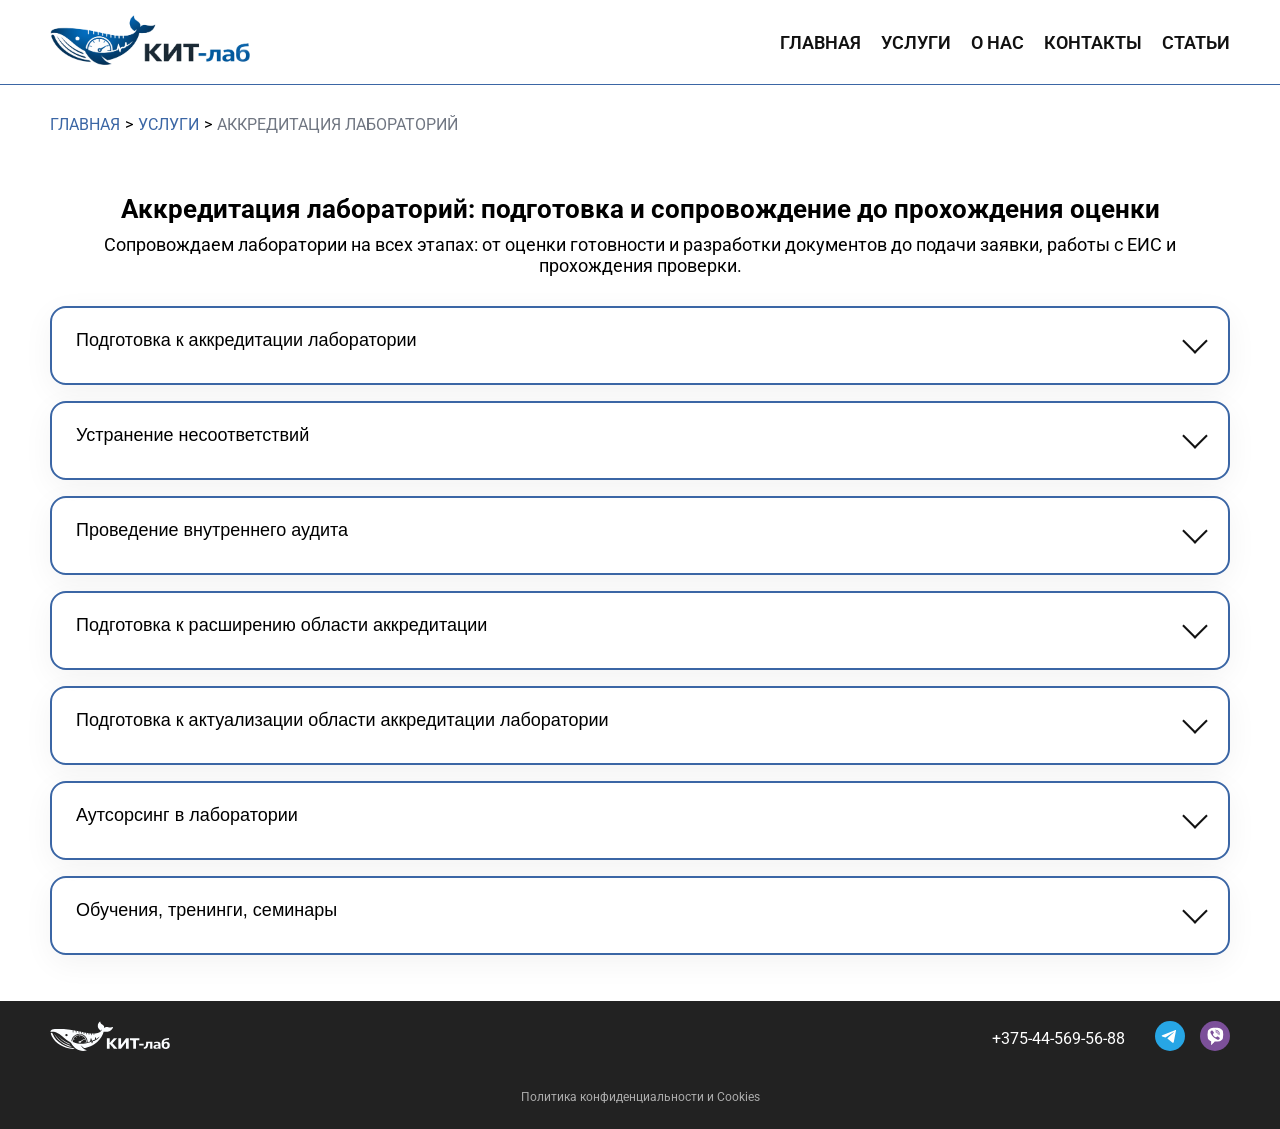
<file: accreditacia.html>
<!DOCTYPE html>
<html lang="ru">

<head>
	<meta charset="UTF-8">
	<meta name="viewport" content="width=device-width, initial-scale=1.0">

	<title>Помощь в аккредитации лабораторий | КИТ-лаб</title>
	<meta name="description"
		content="Подготовка лабораторий к аккредитации и подтверждению компетентности. Разработка документов, сопровождение проверки, устранение несоответствий и работа с ЕИС.">
	<meta name="keywords"
		content="аккредитация лаборатории, ISO 17025, ГОСТ ISO/IEC 17025, подтверждение компетентности, область аккредитации">
	<meta property="og:type" content="website">
	<meta property="og:title" content="Помощь в аккредитации лабораторий | КИТ-лаб">
	<meta property="og:description"
		content="Подготовка лабораторий к аккредитации, сопровождение проверки, разработка документации и устранение несоответствий.">
	<meta property="og:image" content="https://kit-lab.by/img/preview.jpg">
	<meta property="og:image:width" content="1200">
	<meta property="og:image:height" content="630">
	<meta property="og:url" content="https://kit-lab.by/accreditacia.html">

	<link rel="icon" href="/favicon.ico" sizes="any">
	<link rel="icon" type="image/svg+xml" href="/favicon.svg">
	<link rel="canonical" href="https://kit-lab.by/accreditacia.html">
	<link rel="preconnect" href="https://fonts.googleapis.com">
	<link rel="preconnect" href="https://fonts.gstatic.com" crossorigin>
	<link href="https://fonts.googleapis.com/css2?family=Roboto:ital,wght@0,100..900;1,100..900&display=swap"
		rel="stylesheet">
	<link rel="stylesheet" href="./css/style.css">
	<link rel="stylesheet" href="./css/servises.css">
	<script type="application/ld+json">
{
  "@context": "https://schema.org",
  "@type": "Service",
  "serviceType": "Аккредитация лабораторий",
  "provider": {
    "@type": "Organization",
    "name": "КИТ-лаб"
  },
  "areaServed": {
    "@type": "Country",
    "name": "Беларусь"
  },
  "url": "https://kit-lab.by/accreditacia.html",
  "description": "Подготовка лабораторий к аккредитации и подтверждению компетентности по ГОСТ ISO/IEC 17025."
}
</script>
</head>

<body>
	<header class="header header-bg">
		<div class="container">
			<div class="header-wrapper">
				<a href="index.html" class="header-logo">
					<img class="logo-img" src="./img/logo.png" alt="КИТ-лаб">
				</a>
				<button class="burger" id="burger" aria-label="Открыть меню">
					<span></span>
					<span></span>
					<span></span>
				</button>
				<nav class="menu" id="menu">
					<ul class="menu-list">
						<li class="menu-item"><a href="index.html" class="menulink">Главная</a></li>
						<li class="menu-item"><a href="index.html#area" class="menulink">Услуги</a></li>
						<li class="menu-item"><a href="index.html#about" class="menulink">О нас</a></li>
						<li class="menu-item"><a href="index.html#contact" class="menulink">Контакты</a></li>
						<li class="menu-item"><a href="novosti.html" class="menulink">Статьи</a></li>
					</ul>
				</nav>
			</div>
		</div>
	</header>
	<div class="wrap">
		<main class="main">
			<div class="container">
				<nav aria-label="breadcrumb" class="breadcrumb">
					<ol>
						<li><a href="index.html">главная</a></li>
						<li><a href="index.html#area">услуги</a></li>
						<li><span aria-current="page">Аккредитация лабораторий</span></li>
					</ol>
				</nav>
			</div>

			<section class="consalt">
				<div class="container">
					<h1 class="consalt-title">Аккредитация лабораторий: подготовка и сопровождение до прохождения оценки</h1>
					<h2 class="consalt-sub-title">Сопровождаем лаборатории на всех этапах:
						от оценки готовности и разработки документов до подачи заявки, работы с ЕИС и прохождения проверки.
					</h2>
					<div class="accordion">

						<div class="accordion-item">
							<button type="button" class="accordion-header">
								<div class="accordion-title">Подготовка к аккредитации лаборатории</div>
								<div class="accordion-icon"></div>
							</button>
							<div class="accordion-body">
								<div class="accordion-inner">
									<p class="inner-foreword">Подготовка лаборатории к прохождению аккредитации на соответствие
										требованиям ГОСТ ISO/IEC 17025, СТБ 2542 и СТБ 2602 с формированием полного комплекта
										документов и сопровождением до получения аттестата.</p>
									<p class="inner-title">В рамках работ:</p>
									<ul class="inner-list">
										<li class="inner-item">определение области аккредитации и анализ текущей деятельности
											лаборатории; </li>
										<li class="inner-item">разработка и оформление документации системы менеджмента; </li>
										<li class="inner-item">подготовка пакета документов для подачи заявки;</li>
										<li class="inner-item">внедрение процедур и обучение персонала; </li>
										<li class="inner-item">сопровождение при экспертизе и оценке на месте. </li>
									</ul>
									<h3 class="inner-title">Результат для лаборатории:</h3>
									<ul class="inner-list">
										<li class="inner-item"> сокращение сроков подготовки к аккредитации; </li>
										<li class="inner-item"> снижение риска отказа или возврата документов; </li>
										<li class="inner-item"> исключение типовых несоответствий (документация, область, СИ,
											процедуры); </li>
										<li class="inner-item"> готовность персонала к вопросам экспертов; </li>
										<li class="inner-item"> прохождение оценки без авральной подготовки; </li>
										<li class="inner-item"> понимание требований, а не формальное «закрытие документов»; </li>
										<li class="inner-item"> снижение нагрузки на сотрудников лаборатории. </li>
									</ul>
									<p class="inner-sub-text">В большинстве случаев лаборатории сталкиваются с доработками после
										подачи заявки. Мы выстраиваем процесс так, чтобы пройти процедуру с первого раза.</p>
									<a href="index.html#contact" class="accordion-link">Получить консультацию по подготовке к
										аккредитации</a>
								</div>
							</div>
						</div>
						<div class="accordion-item">
							<button type="button" class="accordion-header">
								<div class="accordion-title">Устранение несоответствий</div>
								<div class="accordion-icon"></div>
							</button>
							<div class="accordion-body">
								<div class="accordion-inner">
									<p class="inner-foreword">Помощь лабораториям при устранении несоответствий по результатам
										аккредитации и аудитов.</p>
									<p class="inner-title">В рамках работ:</p>
									<ul class="inner-list">
										<li class="inner-item">анализ несоответствий; </li>
										<li class="inner-item">выявление коренных причин; </li>
										<li class="inner-item">разработка корректирующих действий;</li>
										<li class="inner-item">сопровождение реализации; </li>
										<li class="inner-item">подготовка ответов в орган по аккредитации </li>
									</ul>
									<h3 class="inner-title">Результат для лаборатории:</h3>
									<ul class="inner-list">
										<li class="inner-item">снижение риска приостановки или прекращения аккредитации; </li>
										<li class="inner-item">корректное устранение причин, а не формальное «закрытие замечаний»;
										</li>
										<li class="inner-item">подготовка обоснованных ответов, принимаемых органом по
											аккредитации; </li>
										<li class="inner-item">сокращение сроков устранения несоответствий; </li>
										<li class="inner-item">исключение повторных замечаний по тем же причинам; </li>
										<li class="inner-item">снижение нагрузки на персонал в стрессовой ситуации; </li>
										<li class="inner-item">понимание, какие несоответствия критичны, а какие — нет. </li>
									</ul>
									<p class="inner-sub-text">Неправильная проработка корректирующих действий — одна из частых
										причин повторных несоответствий и затягивания процедуры аккредитации.</p>
									<a href="index.html#contact" class="accordion-link">Получить консультацию по устранению
										несоответствий
									</a>
								</div>
							</div>
						</div>
						<div class="accordion-item">
							<button type="button" class="accordion-header">
								<div class="accordion-title">Проведение внутреннего аудита</div>
								<div class="accordion-icon"></div>
							</button>
							<div class="accordion-body">
								<div class="accordion-inner">
									<p class="inner-foreword">Проведение внутренних аудитов системы менеджмента на соответствие
										требованиям ГОСТ ISO/IEC 17025, СТБ 2542 и СТБ 2602.</p>
									<p class="inner-title">В рамках работ:</p>
									<ul class="inner-list">
										<li class="inner-item">планирование аудита; </li>
										<li class="inner-item">проведение аудита; </li>
										<li class="inner-item">выявление несоответствий и рисков; </li>
										<li class="inner-item">оформление отчета; </li>
										<li class="inner-item">рекомендации по улучшению. </li>
									</ul>
									<h3 class="inner-title">Результат для лаборатории:</h3>
									<ul class="inner-list">
										<li class="inner-item"> выявление несоответствий до проверки органа по аккредитации; </li>
										<li class="inner-item">снижение риска получения несоответствий при оценке; </li>
										<li class="inner-item"> понимание реального состояния системы менеджмента (без
											«внутреннего искажения»); </li>
										<li class="inner-item">выявление скрытых рисков, которые не видны при повседневной работе;
										</li>
										<li class="inner-item">подготовка лаборатории и персонала к вопросам экспертов; </li>
										<li class="inner-item">формирование плана улучшений с приоритетами; </li>
										<li class="inner-item"> снижение вероятности повторных несоответствий. </li>
									</ul>
									<p class="inner-sub-text">Внутренние аудиты, проводимые формально, часто не выявляют
										критические несоответствия, которые фиксируются уже при внешней оценке.</p>
									<a href="index.html#contact" class="accordion-link">Получить консультацию по внутреннему
										аудиту</a>
								</div>
							</div>
						</div>
						<div class="accordion-item">
							<button type="button" class="accordion-header">
								<div class="accordion-title">Подготовка к расширению области аккредитации</div>
								<div class="accordion-icon"></div>
							</button>
							<div class="accordion-body">
								<div class="accordion-inner">
									<p class="inner-foreword">Подготовка лаборатории к расширению области аккредитации.</p>
									<p class="inner-title">В рамках работ:</p>
									<ul class="inner-list">
										<li class="inner-item">анализ текущей области; </li>
										<li class="inner-item">оценка готовности; </li>
										<li class="inner-item">доработка документации; </li>
										<li class="inner-item">внедрение изменений; </li>
										<li class="inner-item">подготовка заявки; </li>
										<li class="inner-item">сопровождение оценки. </li>
									</ul>
									<h3 class="inner-title">Результат для лаборатории:</h3>
									<ul class="inner-list">
										<li class="inner-item">корректное расширение области без риска для действующей
											аккредитации;</li>
										<li class="inner-item">подтверждение готовности по новым методам (персонал, оборудование,
											СИ);</li>
										<li class="inner-item">исключение несоответствий при оценке расширения;</li>
										<li class="inner-item">снижение риска отказа или сокращения заявляемой области;</li>
										<li class="inner-item">интеграция новых методов в действующую систему менеджмента без
											«разрывов»;</li>
										<li class="inner-item">понимание реальных возможностей лаборатории до подачи заявки;</li>
										<li class="inner-item">сокращение сроков прохождения процедуры.</li>
									</ul>
									<p class="inner-sub-text">При расширении области часто выявляются несоответствия, которые
										затрагивают не только новые методы, но и действующую область аккредитации.</p>
									<a href="index.html#contact" class="accordion-link">Получить консультацию по расширению области аккредитации
									</a>
								</div>
							</div>
						</div>
						<div class="accordion-item">
							<button type="button" class="accordion-header">
								<div class="accordion-title">Подготовка к актуализации области аккредитации лаборатории</div>
								<div class="accordion-icon"></div>
							</button>
							<div class="accordion-body">
								<div class="accordion-inner">
									<p class="inner-foreword">Сопровождение лаборатории при актуализации области аккредитации.
									</p>
									<p class="inner-title">В рамках работ:</p>
									<ul class="inner-list">
										<li class="inner-item">анализ изменений; </li>
										<li class="inner-item">оценка методик; </li>
										<li class="inner-item">корректировка документации; </li>
										<li class="inner-item">подготовка пакета документов; </li>
										<li class="inner-item">сопровождение процедуры.</li>
									</ul>
									<h3 class="inner-title">Результат для лаборатории:</h3>
									<ul class="inner-list">
										<li class="inner-item">корректное внесение изменений без риска несоответствий;корректное
											расширение области без риска для действующей аккредитации;</li>
										<li class="inner-item">подтверждение применимости новых или измененных методик;</li>
										<li class="inner-item">исключение расхождений между областью аккредитации и фактической
											деятельностью;</li>
										<li class="inner-item">снижение риска замечаний при проверках;</li>
										<li class="inner-item">сохранение целостности системы менеджмента при изменениях;</li>
										<li class="inner-item">понимание последствий изменений до подачи заявки;</li>
										<li class="inner-item">сокращение сроков прохождения процедуры. </li>
									</ul>
									<p class="inner-sub-text">Несвоевременная или некорректная актуализация области аккредитации
										может привести к несоответствиям между заявленной областью и фактически выполняемыми
										работами.</p>
									<a href="index.html#contact" class="accordion-link">Получить консультацию по актуализации
										области аккредитации
									</a>
								</div>
							</div>
						</div>
						<div class="accordion-item">
							<button type="button" class="accordion-header">
								<div class="accordion-title">Аутсорсинг в лаборатории</div>
								<div class="accordion-icon"></div>
							</button>
							<div class="accordion-body">
								<div class="accordion-inner">
									<p class="inner-foreword">Комплексное сопровождение системы менеджмента лаборатории.</p>
									<p class="inner-title">В рамках работ:</p>
									<ul class="inner-list">
										<li class="inner-item">ведение документации; </li>
										<li class="inner-item">подготовка к проверкам;</li>
										<li class="inner-item">контроль протоколов;</li>
										<li class="inner-item">поддержка персонала; </li>
										<li class="inner-item">организация МСИ;</li>
										<li class="inner-item">актуализация области;</li>
										<li class="inner-item">оптимизация процессов. </li>
									</ul>
									<h3 class="inner-title">Результат для лаборатории:</h3>
									<ul class="inner-list">
										<li class="inner-item">снижение нагрузки на персонал (специалисты не тратят время на
											документацию и «бумажную работу»); </li>
										<li class="inner-item">фокус сотрудников на основной деятельности (испытания, измерения,
											производство);</li>
										<li class="inner-item">снижение риска ошибок из-за перегрузки персонала; </li>
										<li class="inner-item">отсутствие «провалов» в системе менеджмента при нехватке ресурсов;
										</li>
										<li class="inner-item">готовность к проверкам без авральной подготовки;</li>
										<li class="inner-item">снижение риска приостановки или ограничения аккредитации.</li>

									</ul>

									<a href="index.html#contact" class="accordion-link">Получить консультацию по аутсорсингу
										системы менеджмента
									</a>
								</div>
							</div>
						</div>
						<div class="accordion-item">
							<button type="button" class="accordion-header">
								<div class="accordion-title">Обучения, тренинги, семинары</div>
								<div class="accordion-icon"></div>
							</button>
							<div class="accordion-body">
								<div class="accordion-inner">
									<p class="inner-foreword">Проведение обучений по аккредитации, метрологии и деятельности
										лабораторий.</p>
									<p class="inner-title">Обучение:</p>
									<ul class="inner-list">
										<li class="inner-item">типовое и индивидуальное;</li>
										<li class="inner-item">под задачи лаборатории;</li>
										<li class="inner-item">возможен выездной формат.</li>

									</ul>
									<a href="index.html#contact" class="accordion-link">Получить консультацию по обучению и
										программам
									</a>
								</div>
							</div>
						</div>
					</div>
			</section>
		</main>
	</div>
	<footer class="footer">
		<div class="container">
			<div class="footer-wrapper">
				<div class="logo-wrap">
					<a href="index.html">
						<img class="footer-logo" src="./img/logo-header.svg" alt="">
					</a>
				</div>

				<div class="footer-contact">
					<a class="footer-tel" href="tel:+375445695688">+375-44-569-56-88</a>
					<div class="sotial">
						<a href="https://t.me/LabKonsalting" target="_blank">
							<img class="sotial-img" src="./img/icons/telegramm.svg" alt="Telegram КИТ-лаб">
						</a>
						<a href="viber://chat?number=+375445695688" target="_blank">
							<img class="sotial-img" src="./img/icons/viber.svg" alt="Viber КИТ-лаб">
						</a>
					</div>
				</div>
			</div>
			<a class="policy-privacy" href="privacy-policy.html">Политика конфиденциальности и Cookies</a>
		</div>

	</footer>

	<script src="./js/main.js"></script>
</body>

</html>
</file>
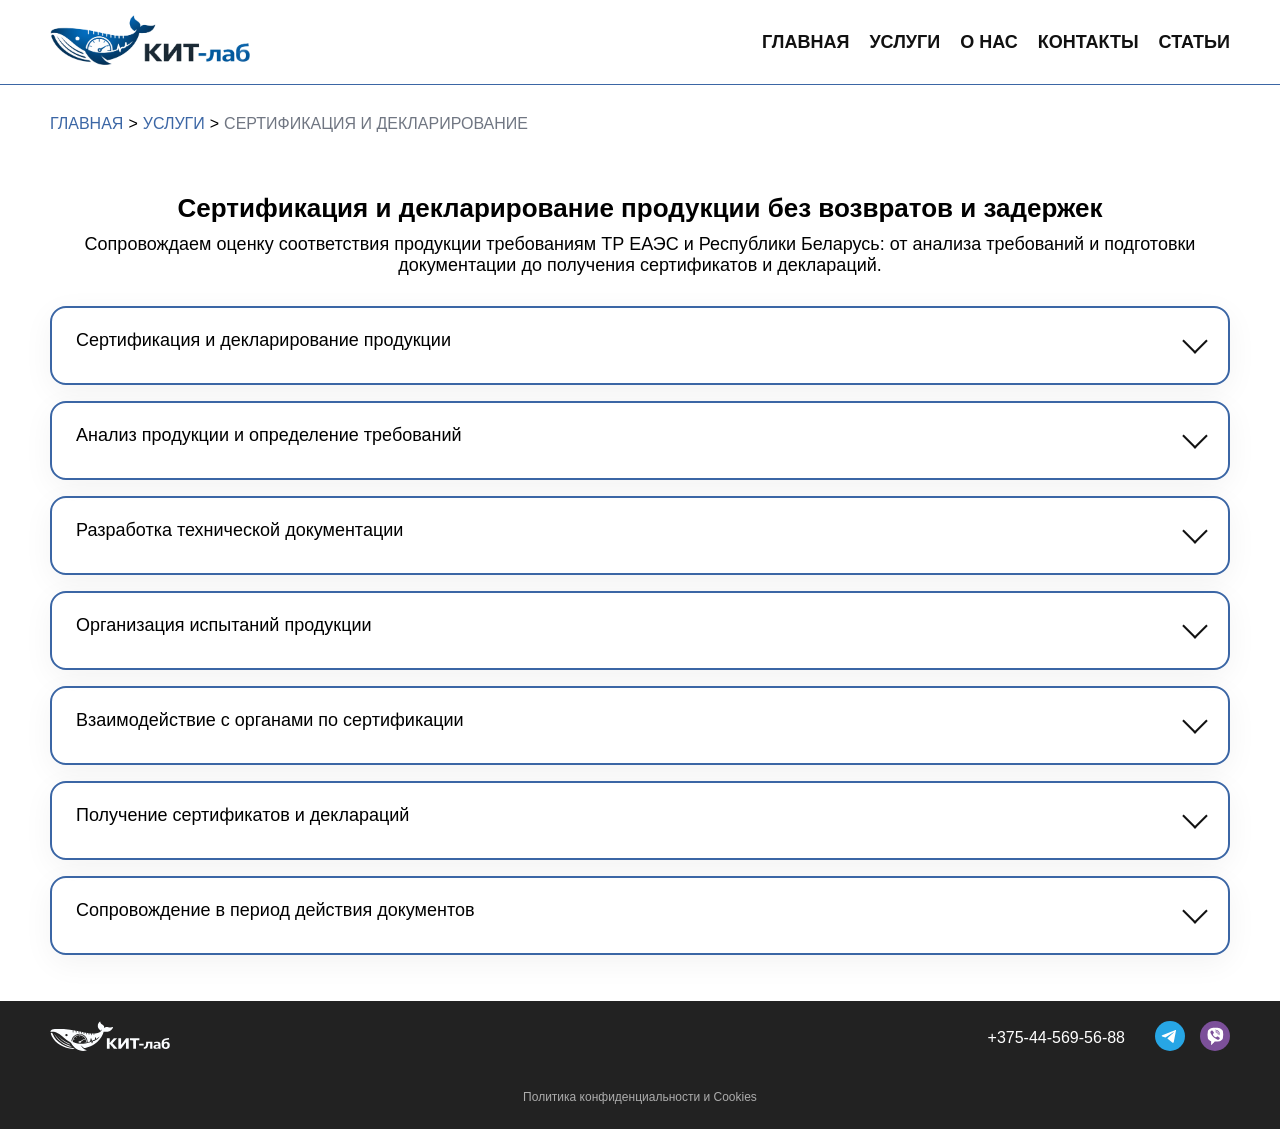
<file: certification.html>
<!DOCTYPE html>
<html lang="ru">

<head>
	<meta charset="UTF-8">
	<meta name="viewport" content="width=device-width, initial-scale=1.0">

	<title>Сертификация и декларирование продукции | КИТ-лаб</title>

	<meta name="description"
		content="Сопровождение сертификации и декларирования продукции по ТР ЕАЭС и РБ. Анализ требований, техническая документация, организация испытаний.">
	<meta name="keywords"
		content="сертификация продукции, декларирование, ТР ЕАЭС, технические регламенты, оценка соответствия">
	<meta property="og:type" content="website">
	<meta property="og:title" content="Сертификация и декларирование продукции | КИТ-лаб">
	<meta property="og:description"
		content="Сопровождение сертификации и декларирования продукции по ТР ЕАЭС и РБ. Анализ требований и организация испытаний.">
	<meta property="og:image" content="https://kit-lab.by/img/preview.jpg">
	<meta property="og:image:width" content="1200">
	<meta property="og:image:height" content="630">
	<meta property="og:url" content="https://kit-lab.by/certification.html">
	<link rel="icon" href="/favicon.ico" sizes="any">
	<link rel="icon" type="image/svg+xml" href="/favicon.svg">
	<link rel="canonical" href="https://kit-lab.by/certification.html">
	<link rel="preconnect" href="https://fonts.googleapis.com">
	<link rel="preconnect" href="https://fonts.gstatic.com" crossorigin>
	<link href="https://fonts.googleapis.com/css2?family=IBM+Plex+Serif:wght@300;400;500;600;700&display=swap"
		rel="stylesheet">
	<link rel="stylesheet" href="./css/style.css">
	<link rel="stylesheet" href="./css/servises.css">
	<script type="application/ld+json">
{
  "@context": "https://schema.org",
  "@type": "Service",
  "serviceType": "Сертификация и декларирование продукции ",
  "provider": {
    "@type": "Organization",
    "name": "КИТ-лаб"
  },
  "url": "https://kit-lab.by/certification.html",
  "description": "Сопровождение сертификации и декларирования продукции по ТР ЕАЭС и РБ"
}
</script>
</head>

<body>
	<header class="header header-bg">
		<div class="container">
			<div class="header-wrapper">
				<a href="index.html" class="header-logo">
					<img class="logo-img" src="./img/logo.png" alt="КИТ-лаб">
				</a>
				<button class="burger" id="burger" aria-label="Открыть меню">
					<span></span>
					<span></span>
					<span></span>
				</button>
				<nav class="menu" id="menu">
					<ul class="menu-list">
						<li class="menu-item"><a href="index.html" class="menulink">Главная</a></li>
						<li class="menu-item"><a href="index.html#area" class="menulink">Услуги</a></li>
						<li class="menu-item"><a href="index.html#about" class="menulink">О нас</a></li>
						<li class="menu-item"><a href="index.html#contact" class="menulink">Контакты</a></li>
						<li class="menu-item"><a href="novosti.html" class="menulink">Статьи</a></li>
					</ul>
				</nav>
			</div>
		</div>
	</header>
	<div class="wrap">
		<main class="main">
			<div class="container">
				<nav aria-label="breadcrumb" class="breadcrumb">
					<ol>
						<li><a href="index.html">главная</a></li>
						<li><a href="index.html#area">услуги</a></li>
						<li><span aria-current="page">Сертификация и декларирование</span></li>
					</ol>
				</nav>
			</div>

			<section class="consalt">
				<div class="container">
					<h1 class="consalt-title">Сертификация и декларирование продукции без возвратов и задержек</h1>
					<h2 class="consalt-sub-title">Сопровождаем оценку соответствия продукции требованиям ТР ЕАЭС и Республики
						Беларусь: от анализа требований и подготовки документации до получения сертификатов и деклараций.
					</h2>
					<div class="accordion">
						<div class="accordion-item">
							<button type="button" class="accordion-header">
								<div class="accordion-title">Сертификация и декларирование продукции</div>
								<div class="accordion-icon"></div>
							</button>
							<div class="accordion-body">
								<div class="accordion-inner">
									<p class="inner-foreword">Комплексное сопровождение процедур оценки соответствия продукции
										требованиям технических регламентов Республики Беларусь и ЕАЭС с получением сертификатов и
										деклараций соответствия.</p>
									<p class="inner-title">Работы актуальны при:</p>
									<ul class="inner-list">
										<li class="inner-item">выводе новой продукции на рынок; </li>
										<li class="inner-item">изменении продукции или нормативных требований; </li>
										<li class="inner-item">необходимости прохождения сертификации или декларирования. </li>
									</ul>
									<p class="inner-sub-text">Мы обеспечиваем прохождение процедур без задержек, возвратов
										документов и дополнительных затрат.</p>
									<a href="index.html#contact" class="accordion-link">Получить консультацию по оценке
										соответствия продукции</a>
								</div>
							</div>
						</div>
						<div class="accordion-item">
							<button type="button" class="accordion-header">
								<div class="accordion-title">Анализ продукции и определение требований</div>
								<div class="accordion-icon"></div>
							</button>
							<div class="accordion-body">
								<div class="accordion-inner">
									<p class="inner-foreword">Определение применимых требований законодательства и схем оценки
										соответствия.</p>
									<p class="inner-title">В рамках работ:</p>
									<ul class="inner-list">
										<li class="inner-item">анализ продукции и области применения;</li>
										<li class="inner-item">идентификация продукции; </li>
										<li class="inner-item">определение применимых технических регламентов; </li>
										<li class="inner-item">выбор формы подтверждения соответствия;</li>
										<li class="inner-item">подбор схемы оценки соответствия; </li>
										<li class="inner-item">оценка необходимости испытаний и анализа производства; </li>
										<li class="inner-item">формирование дорожной карты. </li>
									</ul>
									<h3 class="inner-title">Результат для заказчика:</h3>
									<ul class="inner-list">
										<li class="inner-item">исключение ошибок в выборе схемы сертификации или декларирования;
										</li>
										<li class="inner-item">понимание всех требований до начала процедуры;</li>
										<li class="inner-item">снижение риска отказа или возврата документов;</li>
										<li class="inner-item">оптимизация сроков и затрат на оценку соответствия;</li>
										<li class="inner-item">четкий план действий без «проб и ошибок». </li>
									</ul>
									<a href="index.html#contact" class="accordion-link">Получить консультацию по анализу
										продукции</a>
								</div>
							</div>
						</div>
						<div class="accordion-item">
							<button type="button" class="accordion-header">
								<div class="accordion-title">Разработка технической документации</div>
								<div class="accordion-icon"></div>
							</button>
							<div class="accordion-body">
								<div class="accordion-inner">
									<p class="inner-foreword">Подготовка полного комплекта документации.</p>
									<p class="inner-title">В рамках работ:</p>
									<ul class="inner-list">
										<li class="inner-item">разработка ТУ; </li>
										<li class="inner-item">подготовка паспортов, руководств, маркировки; </li>
										<li class="inner-item">оформление сопроводительной документации; </li>
										<li class="inner-item">подготовка обоснования безопасности; </li>
										<li class="inner-item">разработка программ испытаний; </li>
										<li class="inner-item">приведение документации в соответствие требованиям;</li>
										<li class="inner-item">согласование с органами. </li>
									</ul>
									<h3 class="inner-title">Результат для заказчика:</h3>
									<ul class="inner-list">
										<li class="inner-item">документация, соответствующая требованиям ТР ЕАЭС и РБ; </li>
										<li class="inner-item">исключение замечаний при экспертизе документов; </li>
										<li class="inner-item">снижение риска отказа в сертификации; </li>
										<li class="inner-item">готовность продукции к испытаниям и оценке соответствия;</li>
										<li class="inner-item">возможность легального вывода продукции на рынок. </li>
									</ul>
									<a href="index.html#contact" class="accordion-link">Получить консультацию по разработке
										документации</a>
								</div>
							</div>
						</div>
						<div class="accordion-item">
							<button type="button" class="accordion-header">
								<div class="accordion-title">Организация испытаний продукции</div>
								<div class="accordion-icon"></div>
							</button>
							<div class="accordion-body">
								<div class="accordion-inner">
									<p class="inner-foreword">Обеспечение проведения испытаний в аккредитованных лабораториях.
									</p>
									<p class="inner-title">В рамках работ:</p>
									<ul class="inner-list">
										<li class="inner-item">подбор лаборатории; </li>
										<li class="inner-item">подготовка образцов; </li>
										<li class="inner-item">организация передачи; </li>
										<li class="inner-item">согласование программ испытаний; </li>
										<li class="inner-item">контроль сроков; </li>
										<li class="inner-item">получение и анализ протоколов; </li>
										<li class="inner-item">сопровождение при доработке продукции.</li>
									</ul>
									<h3 class="inner-title">Результат для заказчика:</h3>
									<ul class="inner-list">
										<li class="inner-item">проведение испытаний без возвратов и переделок;</li>
										<li class="inner-item">соответствие программ испытаний требованиям ТР; </li>
										<li class="inner-item">сокращение сроков получения протоколов; </li>
										<li class="inner-item">минимизация риска отрицательных результатов; </li>
										<li class="inner-item">сопровождение при выявлении несоответствий.</li>
									</ul>
									<a href="index.html#contact" class="accordion-link">Получить консультацию по испытаниям
										продукции
									</a>
								</div>
							</div>
						</div>
						<div class="accordion-item">
							<button type="button" class="accordion-header">
								<div class="accordion-title">Взаимодействие с органами по сертификации</div>
								<div class="accordion-icon"></div>
							</button>
							<div class="accordion-body">
								<div class="accordion-inner">
									<p class="inner-foreword">Сопровождение взаимодействия с органами.</p>
									<p class="inner-title">В рамках работ:</p>
									<ul class="inner-list">
										<li class="inner-item">подбор органа;</li>
										<li class="inner-item">подача заявок; </li>
										<li class="inner-item">формирование пакета документов; </li>
										<li class="inner-item">сопровождение экспертизы; </li>
										<li class="inner-item">организация анализа производства; </li>
										<li class="inner-item">ответы на замечания; </li>
										<li class="inner-item">контроль сроков.</li>
									</ul>
									<h3 class="inner-title">Результат для заказчика:</h3>
									<ul class="inner-list">
										<li class="inner-item">прохождение процедур без затягивания сроков; </li>
										<li class="inner-item">корректное взаимодействие с экспертами; </li>
										<li class="inner-item">снижение количества замечаний; </li>
										<li class="inner-item">исключение возвратов документов; </li>
										<li class="inner-item">прозрачный контроль процесса.</li>
									</ul>

									<a href="index.html#contact" class="accordion-link">Получить консультацию по сопровождению
										сертификации
									</a>
								</div>
							</div>
						</div>
						<div class="accordion-item">
							<button type="button" class="accordion-header">
								<div class="accordion-title">Получение сертификатов и деклараций</div>
								<div class="accordion-icon"></div>
							</button>
							<div class="accordion-body">
								<div class="accordion-inner">
									<p class="inner-foreword">Завершение процедур с получением документов.</p>
									<p class="inner-title">В рамках работ:</p>
									<ul class="inner-list">
										<li class="inner-item">оформление сертификатов/деклараций;</li>
										<li class="inner-item">регистрация деклараций;</li>
										<li class="inner-item">проверка корректности;</li>
										<li class="inner-item">передача документов;</li>
										<li class="inner-item">консультирование;</li>
										<li class="inner-item">сопровождение при внесении в реестры.</li>
									</ul>
									<h3 class="inner-title">Результат для заказчика:</h3>
									<ul class="inner-list">
										<li class="inner-item">получение корректно оформленных документов;</li>
										<li class="inner-item">исключение рисков аннулирования;</li>
										<li class="inner-item">возможность законной реализации продукции; </li>
										<li class="inner-item">уверенность в соответствии требованиям ТР. </li>
									</ul>
									<a href="index.html#contact" class="accordion-link">Получить консультацию по оформлению
										документов</a>
								</div>
							</div>
						</div>
						<div class="accordion-item">
							<button type="button" class="accordion-header">
								<div class="accordion-title">Сопровождение в период действия документов</div>
								<div class="accordion-icon"></div>
							</button>
							<div class="accordion-body">
								<div class="accordion-inner">
									<p class="inner-foreword">Поддержка после получения сертификатов и деклараций.</p>
									<p class="inner-title">В рамках работ:</p>
									<ul class="inner-list">
										<li class="inner-item">контроль сроков;</li>
										<li class="inner-item">организация инспекционного контроля;</li>
										<li class="inner-item">сопровождение изменений продукции;</li>
										<li class="inner-item">актуализация документации;</li>
										<li class="inner-item">подготовка к повторной сертификации; </li>
										<li class="inner-item">консультации по требованиям.</li>
									</ul>
									<h3 class="inner-title">Результат для заказчика:</h3>
									<ul class="inner-list">
										<li class="inner-item">отсутствие рисков приостановки или аннулирования документов;</li>
										<li class="inner-item">своевременное прохождение инспекционного контроля;</li>
										<li class="inner-item">корректное внесение изменений в продукцию;</li>
										<li class="inner-item">поддержание соответствия требованиям без сбоев.</li>
									</ul>
									<a href="index.html#contact" class="accordion-link">Получить консультацию по сопровождению
										документов</a>
								</div>
							</div>
						</div>
					</div>
			</section>
		</main>
	</div>
	<footer class="footer">
		<div class="container">
			<div class="footer-wrapper">
				<div class="logo-wrap">
					<a href="index.html">
						<img class="footer-logo" src="./img/logo-header.svg" alt="">
					</a>
				</div>

				<div class="footer-contact">
					<a class="footer-tel" href="tel:+375445695688">+375-44-569-56-88</a>
					<div class="sotial">
						<a href="https://t.me/LabKonsalting" target="_blank">
							<img class="sotial-img" src="./img/icons/telegramm.svg" alt="Telegram КИТ-лаб">
						</a>
						<a href="viber://chat?number=+375445695688" target="_blank">
							<img class="sotial-img" src="./img/icons/viber.svg" alt="Viber КИТ-лаб">
						</a>
					</div>
				</div>
			</div>
			<a class="policy-privacy" href="privacy-policy.html">Политика конфиденциальности и Cookies</a>
		</div>

	</footer>

	<script src="./js/main.js"></script>
</body>

</html>
</file>
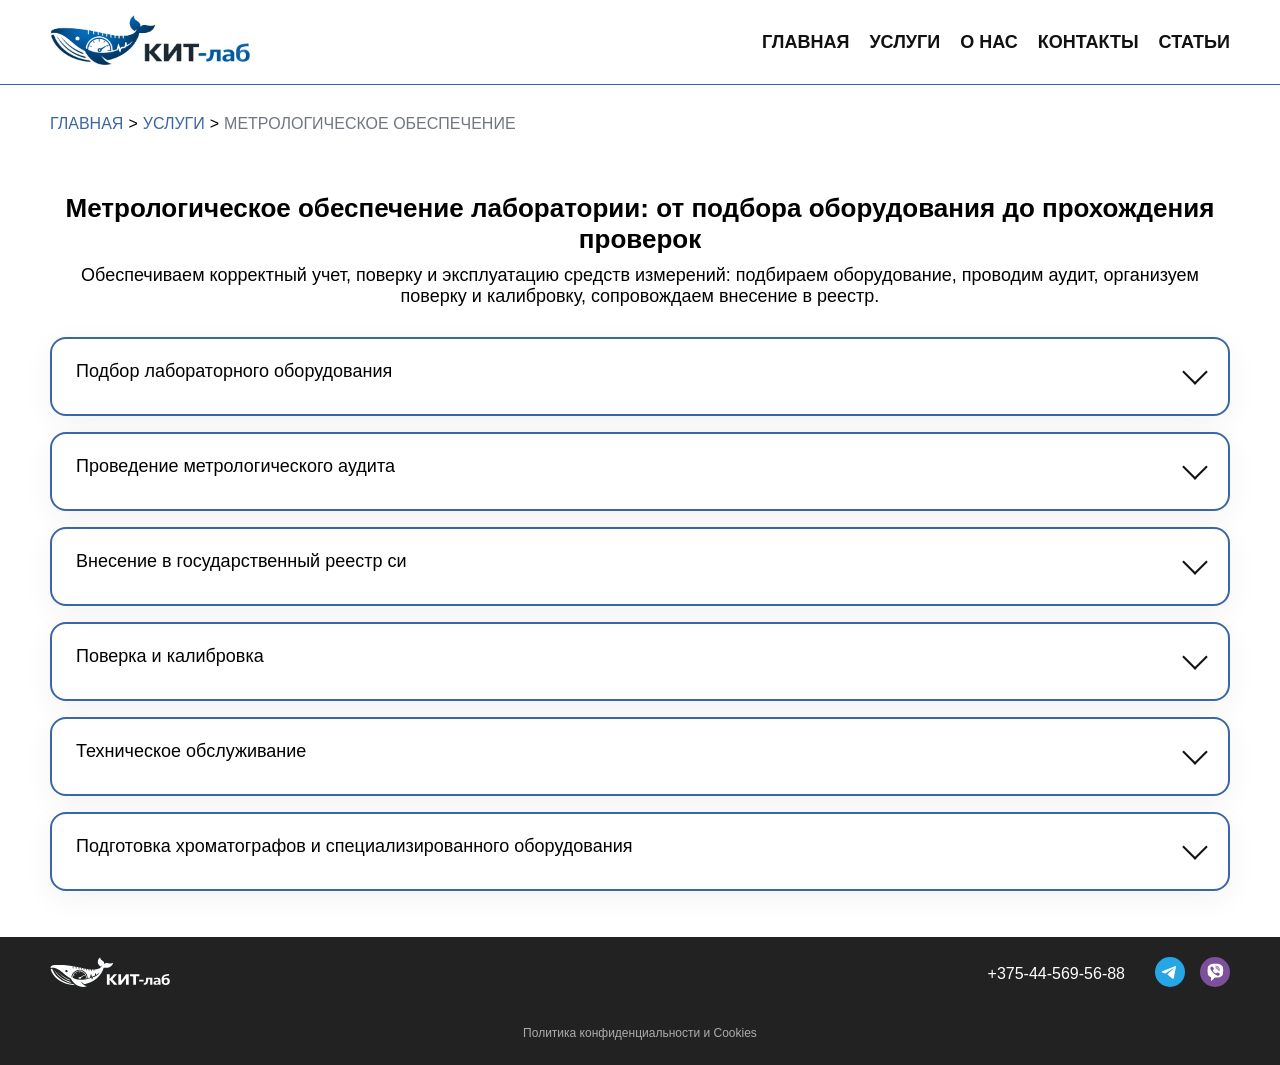
<file: metrovogiya.html>
<!DOCTYPE html>
<html lang="ru">

<head>
	<meta charset="UTF-8">
	<meta name="viewport" content="width=device-width, initial-scale=1.0">

	<title>Метрологическое обеспечение лабораторий в Беларуси | КИТ-лаб</title>

	<meta name="description"
		content="Метрологическое обеспечение лабораторий: подбор оборудования, метрологический аудит, поверка и калибровка средств измерений, сопровождение внесения в реестр.">
	<meta name="keywords"
		content="метрология, поверка СИ, калибровка, метрологический аудит, средства измерений, лабораторное оборудование">
	<meta property="og:type" content="website">
	<meta property="og:title" content="Метрологическое обеспечение лабораторий | КИТ-лаб">
	<meta property="og:description"
		content="Подбор оборудования, метрологический аудит, поверка и калибровка средств измерений, сопровождение лабораторий.">
	<meta property="og:image" content="https://kit-lab.by/img/preview.jpg">
	<meta property="og:image:width" content="1200">
	<meta property="og:image:height" content="630">
	<meta property="og:url" content="https://kit-lab.by/metrovogiya.html">
	<link rel="icon" href="/favicon.ico" sizes="any">
	<link rel="icon" type="image/svg+xml" href="/favicon.svg">
	<link rel="canonical" href="https://kit-lab.by/metrovogiya.html">
	<link rel="preconnect" href="https://fonts.googleapis.com">
	<link rel="preconnect" href="https://fonts.gstatic.com" crossorigin>
	<link href="https://fonts.googleapis.com/css2?family=IBM+Plex+Serif:wght@300;400;500;600;700&display=swap"
		rel="stylesheet">
	<link rel="stylesheet" href="./css/style.css">
	<link rel="stylesheet" href="./css/servises.css">
	<script type="application/ld+json">
{
  "@context": "https://schema.org",
  "@type": "Service",
  "serviceType": "Метрологическое обеспечение лабораторий ",
  "provider": {
    "@type": "Organization",
    "name": "КИТ-лаб"
  },
  "url": "https://kit-lab.by/metrovogiya.html",
  "description": "подбор оборудования, метрологический аудит, поверка и калибровка средств измерений, сопровождение внесения в реестр."
}
</script>
</head>

<body>
	<header class="header header-bg">
		<div class="container">
			<div class="header-wrapper">
				<a href="index.html" class="header-logo">
					<img class="logo-img" src="./img/logo.png" alt="КИТ-лаб">
				</a>
				<button class="burger" id="burger" aria-label="Открыть меню">
					<span></span>
					<span></span>
					<span></span>
				</button>
				<nav class="menu" id="menu">
					<ul class="menu-list">
						<li class="menu-item"><a href="index.html" class="menulink">Главная</a></li>
						<li class="menu-item"><a href="index.html#area" class="menulink">Услуги</a></li>
						<li class="menu-item"><a href="index.html#about" class="menulink">О нас</a></li>
						<li class="menu-item"><a href="index.html#contact" class="menulink">Контакты</a></li>
						<li class="menu-item"><a href="novosti.html" class="menulink">Статьи</a></li>
					</ul>
				</nav>
			</div>
		</div>
	</header>
	<div class="wrap">
		<main class="main">
			<div class="container">
				<nav aria-label="breadcrumb" class="breadcrumb">
					<ol>
						<li><a href="index.html">главная</a></li>
						<li><a href="index.html#area">услуги</a></li>
						<li><span aria-current="page">Метрологическое обеспечение</span></li>
					</ol>
				</nav>
			</div>
			<section class="consalt">
				<div class="container">
					<h1 class="consalt-title">Метрологическое обеспечение лаборатории: от подбора оборудования до прохождения
						проверок</h1>
					<h2 class="consalt-sub-title">Обеспечиваем корректный учет, поверку и эксплуатацию средств измерений:
						подбираем оборудование, проводим аудит, организуем поверку и калибровку, сопровождаем внесение в
						реестр.
					</h2>
					<div class="accordion">
						<div class="accordion-item">
							<button type="button" class="accordion-header">
								<div class="accordion-title">Подбор лабораторного оборудования</div>
								<div class="accordion-icon"></div>
							</button>
							<div class="accordion-body">
								<div class="accordion-inner">
									<p class="inner-foreword">Подбор средств измерений и испытательного оборудования под реальные
										задачи, а не «по каталогу».</p>
									<p class="inner-title">Типовая проблема: <br>
										лаборатория закупает оборудование, которое:
									</p>
									<ul class="inner-list">
										<li class="inner-item">не проходит по диапазонам/погрешности;</li>
										<li class="inner-item">не соответствует методикам;</li>
										<li class="inner-item">не может быть использовано в аккредитованной области. </li>
									</ul>
									<h3 class="inner-title">В рамках работ:</h3>
									<ul class="inner-list">
										<li class="inner-item"> анализ области деятельности и методик; </li>
										<li class="inner-item">формирование перечня необходимого оборудования; </li>
										<li class="inner-item">подбор СИ с учетом точности и диапазонов; </li>
										<li class="inner-item">проверка соответствия требованиям законодательства РБ;</li>
										<li class="inner-item">оптимизация бюджета (без потери соответствия); </li>
										<li class="inner-item">формирование ТЗ и спецификаций; </li>
										<li class="inner-item">сопровождение закупки. </li>
									</ul>
									<a href="index.html#contact" class="accordion-link">Получить консультацию по подбору
										оборудования</a>
								</div>
							</div>
						</div>
						<div class="accordion-item">
							<button type="button" class="accordion-header">
								<div class="accordion-title">Проведение метрологического аудита</div>
								<div class="accordion-icon"></div>
							</button>
							<div class="accordion-body">
								<div class="accordion-inner">
									<p class="inner-foreword">Оценка состояния метрологического обеспечения с точки зрения
										аккредитации и законодательства.</p>
									<p class="inner-title">В рамках работ:</p>
									<ul class="inner-list">
										<li class="inner-item">анализ документации; </li>
										<li class="inner-item">проверка соответствия НПА; </li>
										<li class="inner-item">оценка эксплуатации СИ; </li>
										<li class="inner-item">контроль поверки/калибровки; </li>
										<li class="inner-item">выявление рисков; </li>
										<li class="inner-item">отчет с конкретными несоответствиями; </li>
										<li class="inner-item">корректирующие мероприятия. </li>
									</ul>
									<h3 class="inner-title">Результат:</h3>
									<ul class="inner-list">
										<li class="inner-item">понятная картина состояния + план устранения до проверки. </li>
									</ul>
									<p class="inner-sub-text">Типовая проблема:
										несоответствия выявляются уже на проверке, когда исправлять поздно.
									</p>
									<a href="index.html#contact" class="accordion-link">Получить консультацию по метрологическому
										аудиту
									</a>
								</div>
							</div>
						</div>
						<div class="accordion-item">
							<button type="button" class="accordion-header">
								<div class="accordion-title">Внесение в государственный реестр си</div>
								<div class="accordion-icon"></div>
							</button>
							<div class="accordion-body">
								<div class="accordion-inner">
									<p class="inner-foreword">Сопровождение процедур утверждения типа и внесения в реестр.</p>
									<p class="inner-title">Типовая проблема:</p>
									<ul class="inner-list">
										<li class="inner-item">затягивание сроков; </li>
										<li class="inner-item">возвраты документов;</li>
										<li class="inner-item">неполный пакет. </li>
									</ul>
									<h3 class="inner-title">В рамках работ:</h3>
									<ul class="inner-list">
										<li class="inner-item">анализ необходимости внесения; </li>
										<li class="inner-item">подготовка документов; </li>
										<li class="inner-item">взаимодействие с органами;</li>
										<li class="inner-item">сопровождение испытаний;</li>
										<li class="inner-item">контроль сроков;</li>
										<li class="inner-item">получение документов.</li>
									</ul>
									<a href="index.html#contact" class="accordion-link">Получить консультацию по внесению в
										реестр СИ</a>
								</div>
							</div>
						</div>
						<div class="accordion-item">
							<button type="button" class="accordion-header">
								<div class="accordion-title">Поверка и калибровка</div>
								<div class="accordion-icon"></div>
							</button>
							<div class="accordion-body">
								<div class="accordion-inner">
									<p class="inner-foreword">Организация поверки и калибровки с обеспечением прослеживаемости.
									</p>
									<p class="inner-title">Типовая проблема:</p>
									<ul class="inner-list">
										<li class="inner-item">хаос в графиках; </li>
										<li class="inner-item">просроченные СИ; </li>
										<li class="inner-item">отсутствие системности.</li>
									</ul>
									<h3 class="inner-title">В рамках работ:</h3>
									<ul class="inner-list">
										<li class="inner-item">проведение поверки;</li>
										<li class="inner-item">организация калибровки;</li>
										<li class="inner-item">ведение графиков;</li>
										<li class="inner-item">контроль интервалов;</li>
										<li class="inner-item">оформление документов; </li>
										<li class="inner-item">подготовка СИ к метрологической оценке; </li>
										<li class="inner-item">консультации по метрологической прослеживаемости.</li>
									</ul>
									<a href="index.html#contact" class="accordion-link">Получить консультацию по поверке и
										калибровке
									</a>
								</div>
							</div>
						</div>
						<div class="accordion-item">
							<button type="button" class="accordion-header">
								<div class="accordion-title">Техническое обслуживание</div>
								<div class="accordion-icon"></div>
							</button>
							<div class="accordion-body">
								<div class="accordion-inner">
									<p class="inner-foreword">Поддержание оборудования в работоспособном состоянии.</p>
									<p class="inner-title">Типовая проблема:</p>
									<ul class="inner-list">
										<li class="inner-item">оборудование «формально есть», но не даёт стабильных результатов.
										</li>
									</ul>
									<h3 class="inner-title">В рамках работ:</h3>
									<ul class="inner-list">
										<li class="inner-item">ТО;</li>
										<li class="inner-item">диагностика; </li>
										<li class="inner-item">настройка;</li>
										<li class="inner-item">подготовка к поверке; </li>
										<li class="inner-item">ведение документации; </li>
										<li class="inner-item">снижение рисков простоев.</li>
									</ul>
									<a href="index.html#contact" class="accordion-link">Получить консультацию по обслуживанию
										оборудования
									</a>
								</div>
							</div>
						</div>
						<div class="accordion-item">
							<button type="button" class="accordion-header">
								<div class="accordion-title">Подготовка хроматографов и специализированного оборудования</div>
								<div class="accordion-icon"></div>
							</button>
							<div class="accordion-body">
								<div class="accordion-inner">
									<p class="inner-foreword">Узкоспециализированная услуга.</p>
									<p class="inner-title">Типовая проблема:
										хроматограф не проходит поверку из-за:</p>
									<ul class="inner-list">
										<li class="inner-item">нестабильности параметров; </li>
										<li class="inner-item">неправильной подготовки; </li>
										<li class="inner-item">отсутствия контроля условий. </li>
									</ul>
									<h3 class="inner-title">В рамках работ:</h3>
									<ul class="inner-list">
										<li class="inner-item">диагностика состояния оборудования; </li>
										<li class="inner-item">настройка, наладка; </li>
										<li class="inner-item">подготовка к поверке; </li>
										<li class="inner-item">работа со стандартами;</li>
										<li class="inner-item">сопровождение поверки;</li>
										<li class="inner-item">устранение отклонений. </li>
									</ul>
									<a href="index.html#contact" class="accordion-link">Получить консультацию по подготовке
										хроматографов</a>
								</div>
							</div>
						</div>
					</div>
			</section>
		</main>
	</div>
	<footer class="footer">
		<div class="container">
			<div class="footer-wrapper">
				<div class="logo-wrap">
					<a href="index.html">
						<img class="footer-logo" src="./img/logo-header.svg" alt="">
					</a>
				</div>
				<div class="footer-contact">
					<a class="footer-tel" href="tel:+375445695688">+375-44-569-56-88</a>
					<div class="sotial">
						<a href="https://t.me/LabKonsalting" target="_blank">
							<img class="sotial-img" src="./img/icons/telegramm.svg" alt="Telegram КИТ-лаб">
						</a>
						<a href="viber://chat?number=+375445695688" target="_blank">
							<img class="sotial-img" src="./img/icons/viber.svg" alt="Viber КИТ-лаб">
						</a>
					</div>
				</div>
			</div>
			<a class="policy-privacy" href="privacy-policy.html">Политика конфиденциальности и Cookies</a>
		</div>
	</footer>
	<script src="./js/main.js"></script>
</body>

</html>
</file>
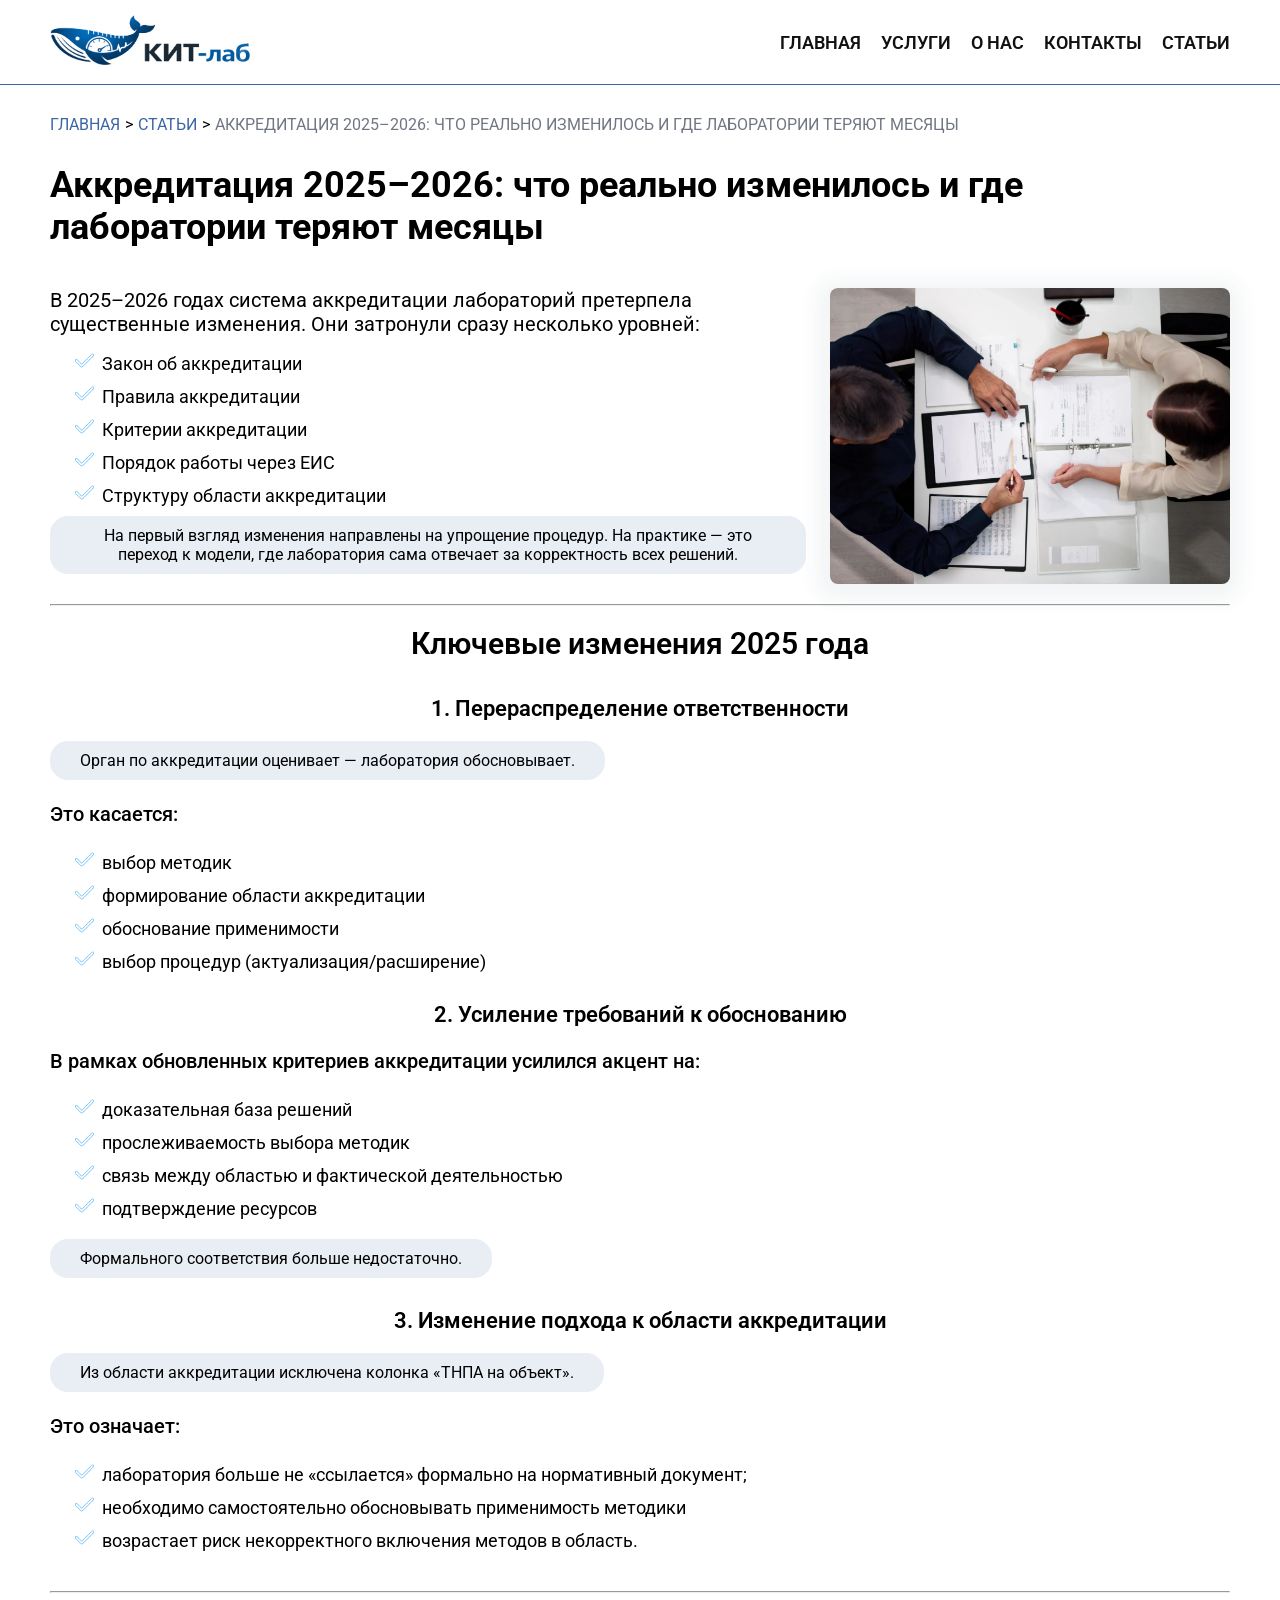
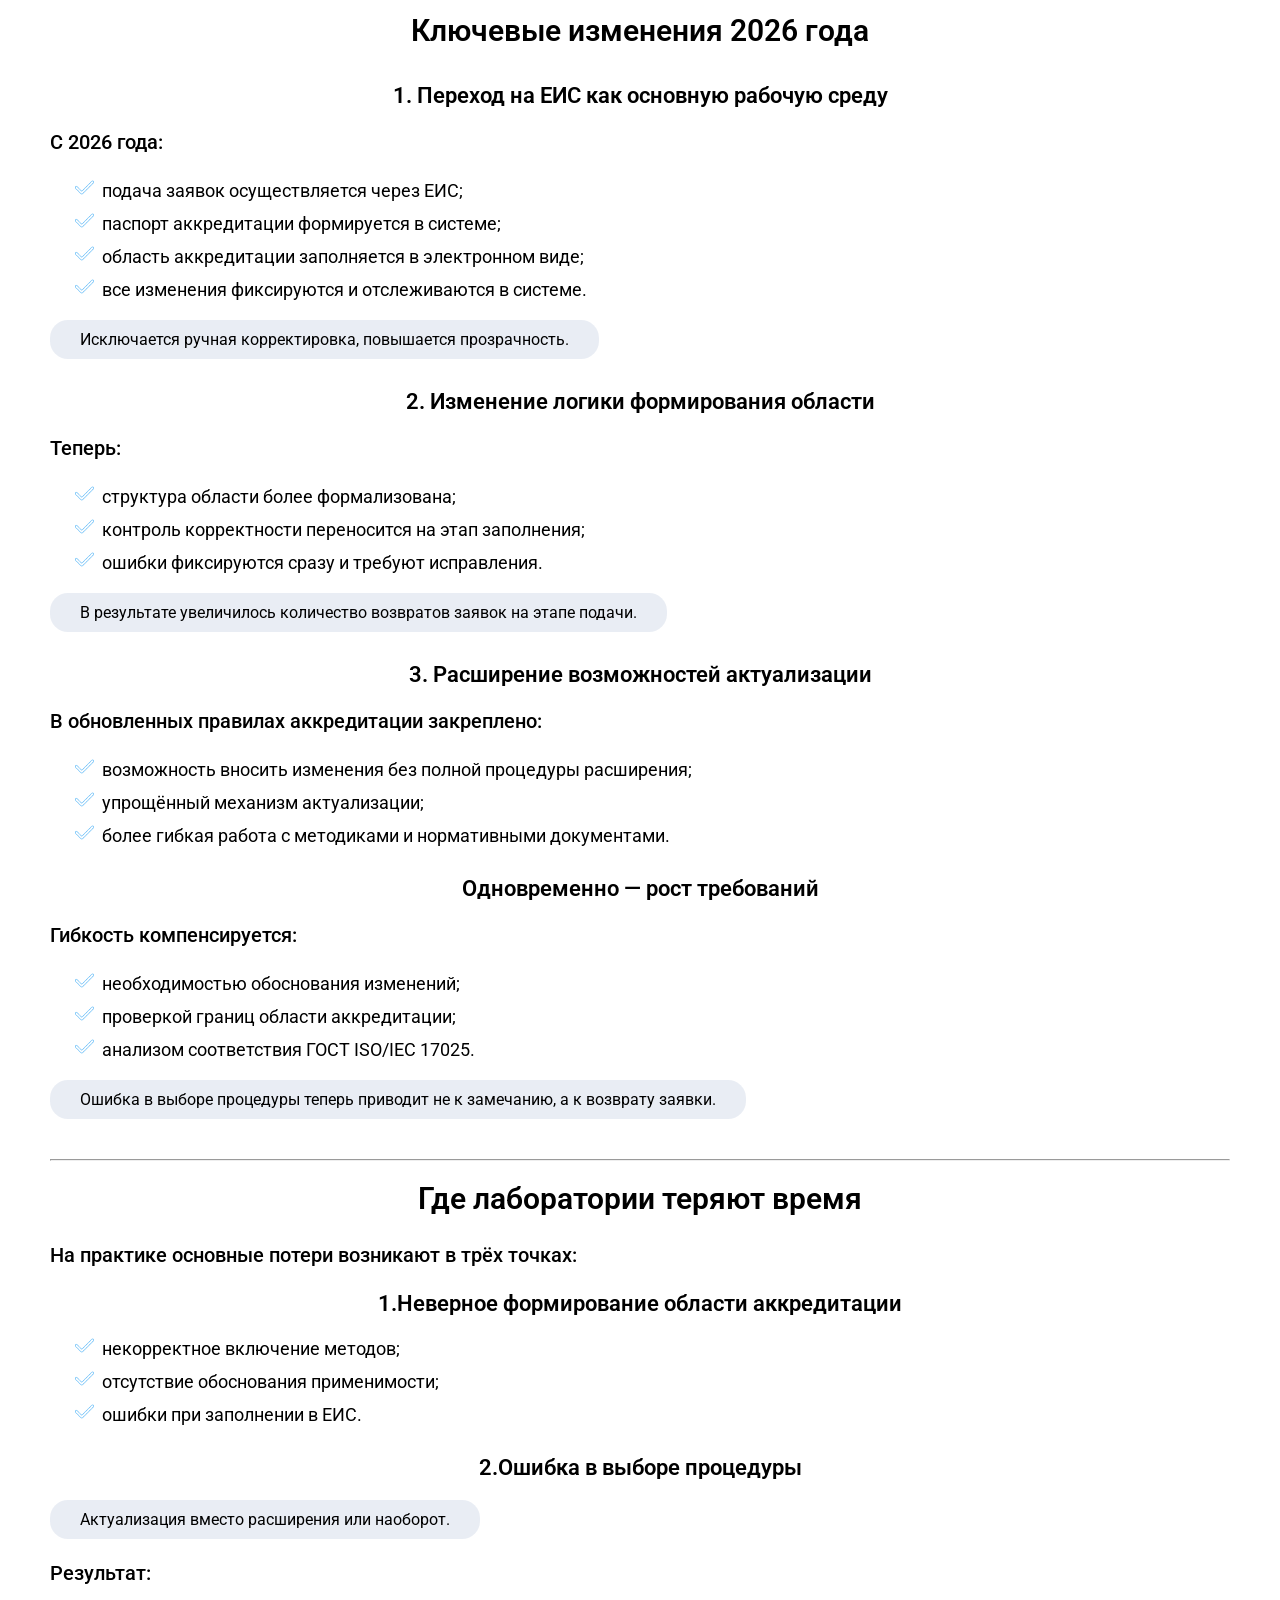
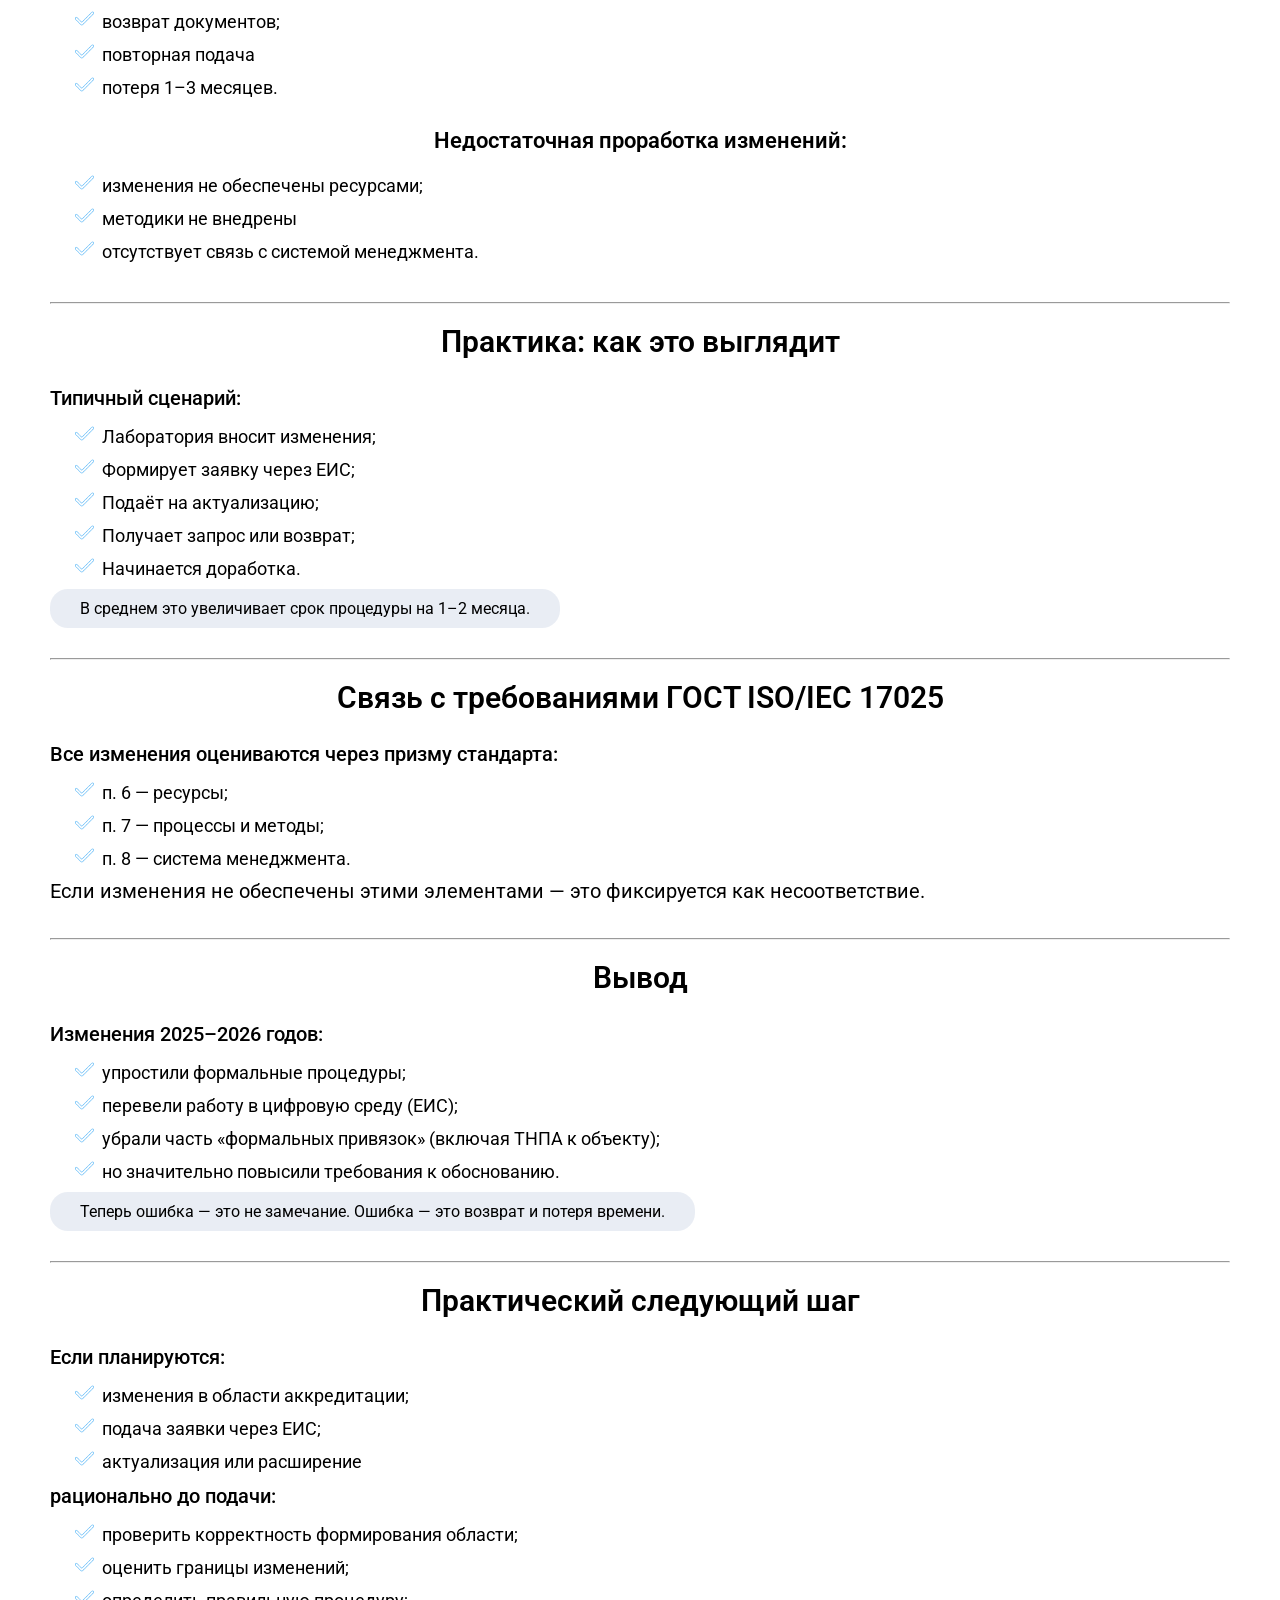
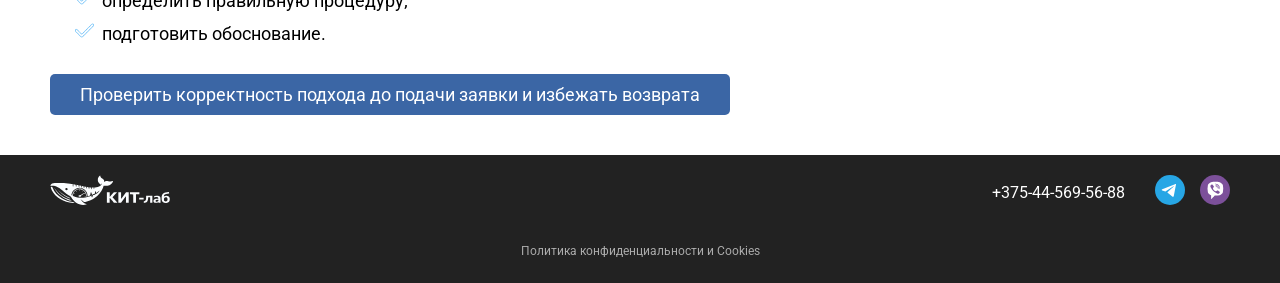
<file: news1.html>
<!DOCTYPE html>
<html lang="ru">

<head>
	<meta charset="UTF-8">
	<meta name="viewport" content="width=device-width, initial-scale=1.0">

	<title>Аккредитация 2025–2026: что изменилось | КИТ-лаб</title>

	<meta name="description"
		content="Изменения в аккредитации лабораторий 2025–2026: новые требования, работа с ЕИС, изменения области аккредитации и типовые ошибки лабораторий.">
	<meta name="keywords" content="аккредитация 2025, ISO 17025 изменения, область аккредитации, ЕИС аккредитация">
	<meta property="og:type" content="website">
	<meta property="og:title" content="Аккредитация 2025–2026: что изменилось | КИТ-лаб">
	<meta property="og:description"
		content="Изменения в аккредитации лабораторий 2025–2026: новые требования, ЕИС, область аккредитации и типовые ошибки.">
	<meta property="og:image" content="https://kit-lab.by/img/preview.jpg">
	<meta property="og:image:width" content="1200">
	<meta property="og:image:height" content="630">
	<meta property="og:url" content="https://kit-lab.by/news1.html">
	<link rel="icon" href="/favicon.ico" sizes="any">
	<link rel="icon" type="image/svg+xml" href="/favicon.svg">
	<link rel="canonical" href="https://kit-lab.by/news1.html">
	<link rel="preconnect" href="https://fonts.googleapis.com">
	<link rel="preconnect" href="https://fonts.gstatic.com" crossorigin>
	<link href="https://fonts.googleapis.com/css2?family=Roboto:ital,wght@0,100..900;1,100..900&display=swap"
		rel="stylesheet">
	<link rel="stylesheet" href="./css/style.css">
	<link rel="stylesheet" href="./css/article.css">
	<script type="application/ld+json">
{
  "@context": "https://schema.org",
  "@type": "Article",
  "headline": "Аккредитация 2025–2026: что реально изменилось и где лаборатории теряют месяцы",
  "description": "Разбор изменений системы аккредитации 2025–2026 и типовых ошибок лабораторий.",
  "image": "https://kit-lab.by/img/news/1.webp",
  "author": {
    "@type": "Organization",
    "name": "КИТ-лаб"
  },
  "publisher": {
    "@type": "Organization",
    "name": "КИТ-лаб",
    "logo": {
      "@type": "ImageObject",
      "url": "https://kit-lab.by/img/logo.png"
    }
  },
  "mainEntityOfPage": {
    "@type": "WebPage",
    "@id": "https://kit-lab.by/news1.html"
  }
}
</script>
</head>

<body>
	<header class="header header-bg">
		<div class="container">
			<div class="header-wrapper">
				<a href="index.html" class="header-logo">
					<img class="logo-img" src="./img/logo.png" alt="КИТ-лаб">
				</a>
				<button class="burger" id="burger" aria-label="Открыть меню">
					<span></span>
					<span></span>
					<span></span>
				</button>
				<nav class="menu" id="menu">
					<ul class="menu-list">
						<li class="menu-item"><a href="index.html" class="menulink">Главная</a></li>
						<li class="menu-item"><a href="index.html#area" class="menulink">Услуги</a></li>
						<li class="menu-item"><a href="index.html#about" class="menulink">О нас</a></li>
						<li class="menu-item"><a href="index.html#contact" class="menulink">Контакты</a></li>
						<li class="menu-item"><a href="novosti.html" class="menulink">Статьи</a></li>
					</ul>
				</nav>
			</div>
		</div>
	</header>
	<div class="wrap">
		<main class="main">
			<div class="container">
				<nav aria-label="breadcrumb" class="breadcrumb">
					<ol>
						<li><a href="index.html">главная</a></li>
						<li><a href="novosti.html">статьи</a></li>
						<li><span aria-current="page">Аккредитация 2025–2026: что реально изменилось и где лаборатории
								теряют месяцы</span></li>
					</ol>
				</nav>
				<article class="article">
					<header class="article__header">
						<h1 class="article__title">
							Аккредитация 2025–2026: что реально изменилось и где лаборатории теряют месяцы
						</h1>
					</header>

					<section class="article__section img-box">
						<div class="article-img-wrap">
							<p class="article__text">В 2025–2026 годах система аккредитации лабораторий претерпела существенные
								изменения. Они затронули сразу несколько уровней:</p>
							<ul class="article__list">
								<li class="article__list-item">Закон об аккредитации</li>
								<li class="article__list-item">Правила аккредитации</li>
								<li class="article__list-item">Критерии аккредитации</li>
								<li class="article__list-item">Порядок работы через ЕИС</li>
								<li class="article__list-item">Структуру области аккредитации</li>
							</ul>
							<p class="article__highlight">
								На первый взгляд изменения направлены на упрощение процедур.
								На практике — это переход к модели, где лаборатория сама отвечает за корректность всех решений.
							</p>
						</div>
						<img class="article-img" src="img/news/1.webp" alt="Изменения в аккредитации лабораторий 2025-2026"
							loading="lazy" decoding="async">
					</section>

					<hr class="article__divider">

					<section class="article__section">
						<h2 class="article__subtitle">Ключевые изменения 2025 года</h2>

						<div class="article__block">
							<h3 class="article__subheading">1. Перераспределение ответственности</h3>
							<p class="article__highlight">
								Орган по аккредитации оценивает — лаборатория обосновывает.
							</p>
							<p class="article__text-subtitle">Это касается:</p>
							<ul class="article__list">
								<li class="article__list-item">выбор методик</li>
								<li class="article__list-item">формирование области аккредитации</li>
								<li class="article__list-item">обоснование применимости</li>
								<li class="article__list-item">выбор процедур (актуализация/расширение)</li>
							</ul>
						</div>

						<div class="article__block">
							<h3 class="article__subheading">2. Усиление требований к обоснованию</h3>
							<p class="article__text-subtitle">В рамках обновленных критериев аккредитации усилился акцент на:
							</p>
							<ul class="article__list">
								<li class="article__list-item">доказательная база решений</li>
								<li class="article__list-item">прослеживаемость выбора методик</li>
								<li class="article__list-item">связь между областью и фактической деятельностью</li>
								<li class="article__list-item">подтверждение ресурсов</li>
							</ul>
							<p class="article__highlight">Формального соответствия больше недостаточно.</p>
						</div>

						<div class="article__block">
							<h3 class="article__subheading">3. Изменение подхода к области аккредитации</h3>
							<p class="article__highlight">
								Из области аккредитации исключена колонка «ТНПА на объект».
							</p>
							<p class="article__text-subtitle">Это означает:</p>
							<ul class="article__list">
								<li class="article__list-item">лаборатория больше не «ссылается» формально на нормативный
									документ; </li>
								<li class="article__list-item">необходимо самостоятельно обосновывать применимость методики</li>
								<li class="article__list-item">возрастает риск некорректного включения методов в область.</li>
							</ul>
						</div>
					</section>

					<hr class="article__divider">

					<section class="article__section">
						<h2 class="article__subtitle">Ключевые изменения 2026 года</h2>

						<div class="article__block">
							<h3 class="article__subheading">1. Переход на ЕИС как основную рабочую среду</h3>
							<p class="article__text-subtitle">С 2026 года:</p>
							<ul class="article__list">
								<li class="article__list-item">подача заявок осуществляется через ЕИС;</li>
								<li class="article__list-item">паспорт аккредитации формируется в системе; </li>
								<li class="article__list-item">область аккредитации заполняется в электронном виде; </li>
								<li class="article__list-item">все изменения фиксируются и отслеживаются в системе. </li>
							</ul>
							<p class="article__highlight">
								Исключается ручная корректировка, повышается прозрачность.
							</p>
						</div>

						<div class="article__block">
							<h3 class="article__subheading">2. Изменение логики формирования области</h3>
							<p class="article__text-subtitle">Теперь:</p>
							<ul class="article__list">
								<li class="article__list-item">структура области более формализована; </li>
								<li class="article__list-item">контроль корректности переносится на этап заполнения;</li>
								<li class="article__list-item">ошибки фиксируются сразу и требуют исправления. </li>
							</ul>
							<p class="article__highlight">
								В результате увеличилось количество возвратов заявок на этапе подачи.
							</p>
						</div>

						<div class="article__block">
							<h3 class="article__subheading">3. Расширение возможностей актуализации</h3>
							<p class="article__text-subtitle">В обновленных правилах аккредитации закреплено:</p>
							<ul class="article__list">
								<li class="article__list-item">возможность вносить изменения без полной процедуры расширения;
								</li>
								<li class="article__list-item">упрощённый механизм актуализации; </li>
								<li class="article__list-item">более гибкая работа с методиками и нормативными документами.
								</li>
							</ul>
						</div>

						<div class="article__block">
							<h3 class="article__subheading">Одновременно — рост требований</h3>
							<p class="article__text-subtitle">Гибкость компенсируется:</p>
							<ul class="article__list">
								<li class="article__list-item">необходимостью обоснования изменений; </li>
								<li class="article__list-item">проверкой границ области аккредитации; </li>
								<li class="article__list-item">анализом соответствия ГОСТ ISO/IEC 17025. </li>
							</ul>
							<p class="article__highlight">
								Ошибка в выборе процедуры теперь приводит не к замечанию, а к возврату заявки.
							</p>
						</div>

					</section>

					<hr class="article__divider">

					<section class="article__section">
						<h2 class="article__subtitle">Где лаборатории теряют время</h2>
						<p class="article__text-subtitle">На практике основные потери возникают в трёх точках:</p>
						<div class="article__block">
							<h3 class="article__subheading">1.Неверное формирование области аккредитации</h3>
							<ul class="article__list">
								<li class="article__list-item">некорректное включение методов; </li>
								<li class="article__list-item">отсутствие обоснования применимости; </li>
								<li class="article__list-item">ошибки при заполнении в ЕИС. </li>
							</ul>
						</div>

						<div class="article__block">
							<h3 class="article__subheading">2.Ошибка в выборе процедуры</h3>
							<p class="article__highlight">
								Актуализация вместо расширения или наоборот.
							</p>
							<p class="article__text-subtitle">Результат:</p>
							<ul class="article__list">
								<li class="article__list-item">возврат документов; </li>
								<li class="article__list-item">повторная подача</li>
								<li class="article__list-item">потеря 1–3 месяцев. </li>
							</ul>
						</div>

						<div class="article__block">
							<h3 class="article__subheading">Недостаточная проработка изменений:</h3>
							<ul class="article__list">
								<li class="article__list-item">изменения не обеспечены ресурсами; </li>
								<li class="article__list-item">методики не внедрены</li>
								<li class="article__list-item">отсутствует связь с системой менеджмента. </li>
							</ul>
						</div>

					</section>

					<hr class="article__divider">

					<section class="article__section">
						<h2 class="article__subtitle">Практика: как это выглядит</h2>
						<p class="article__text-subtitle">Типичный сценарий:</p>
						<ul class="article__list ">
							<li class="article__list-item">Лаборатория вносит изменения; </li>
							<li class="article__list-item">Формирует заявку через ЕИС; </li>
							<li class="article__list-item">Подаёт на актуализацию; </li>
							<li class="article__list-item">Получает запрос или возврат; </li>
							<li class="article__list-item">Начинается доработка. </li>
						</ul>
						<p class="article__highlight">
							В среднем это увеличивает срок процедуры на 1–2 месяца.
						</p>
					</section>

					<hr class="article__divider">

					<section class="article__section">
						<h2 class="article__subtitle">Связь с требованиями ГОСТ ISO/IEC 17025</h2>
						<p class="article__text-subtitle">Все изменения оцениваются через призму стандарта:</p>
						<ul class="article__list">
							<li class="article__list-item">п. 6 — ресурсы;</li>
							<li class="article__list-item">п. 7 — процессы и методы;</li>
							<li class="article__list-item">п. 8 — система менеджмента. </li>
						</ul>
						<p class="article__text">
							Если изменения не обеспечены этими элементами — это фиксируется как несоответствие.
						</p>
					</section>

					<hr class="article__divider">

					<section class="article__section ">
						<h2 class="article__subtitle">Вывод</h2>
						<p class="article__text-subtitle">Изменения 2025–2026 годов:</p>
						<ul class="article__list">
							<li class="article__list-item">упростили формальные процедуры; </li>
							<li class="article__list-item">перевели работу в цифровую среду (ЕИС);</li>
							<li class="article__list-item">убрали часть «формальных привязок» (включая ТНПА к объекту); </li>
							<li class="article__list-item">но значительно повысили требования к обоснованию. </li>
						</ul>
						<p class="article__highlight">
							Теперь ошибка — это не замечание.
							Ошибка — это возврат и потеря времени.
						</p>
					</section>

					<hr class="article__divider">
					<section class="article__section ">
						<h2 class="article__subtitle">Практический следующий шаг</h2>
						<p class="article__text-subtitle">Если планируются:</p>
						<ul class="article__list">
							<li class="article__list-item">изменения в области аккредитации; </li>
							<li class="article__list-item">подача заявки через ЕИС; </li>
							<li class="article__list-item">актуализация или расширение </li>
						</ul>
						<p class="article__text-subtitle">рационально до подачи:</p>
						<ul class="article__list">
							<li class="article__list-item">проверить корректность формирования области; </li>
							<li class="article__list-item">оценить границы изменений; </li>
							<li class="article__list-item">определить правильную процедуру; </li>
							<li class="article__list-item">подготовить обоснование. </li>
						</ul>
						<a href="index.html#contact" class="article__button">
							Проверить корректность подхода до подачи заявки и избежать возврата
						</a>
					</section>
				</article>
			</div>
		</main>
	</div>
	<footer class="footer">
		<div class="container">
			<div class="footer-wrapper">
				<div class="logo-wrap">
					<a href="index.html">
						<img class="footer-logo" src="./img/logo-header.svg" alt="">
					</a>
				</div>

				<div class="footer-contact">
					<a class="footer-tel" href="tel:+375445695688">+375-44-569-56-88</a>
					<div class="sotial">
						<a href="https://t.me/LabKonsalting" target="_blank">
							<img class="sotial-img" src="./img/icons/telegramm.svg" alt="Telegram КИТ-лаб">
						</a>
						<a href="viber://chat?number=+375445695688" target="_blank">
							<img class="sotial-img" src="./img/icons/viber.svg" alt="Viber КИТ-лаб">
						</a>
					</div>
				</div>
			</div>
			<a class="policy-privacy" href="privacy-policy.html">Политика конфиденциальности и Cookies</a>
		</div>

	</footer>

	<script src="./js/main.js"></script>
</body>

</html>
</file>
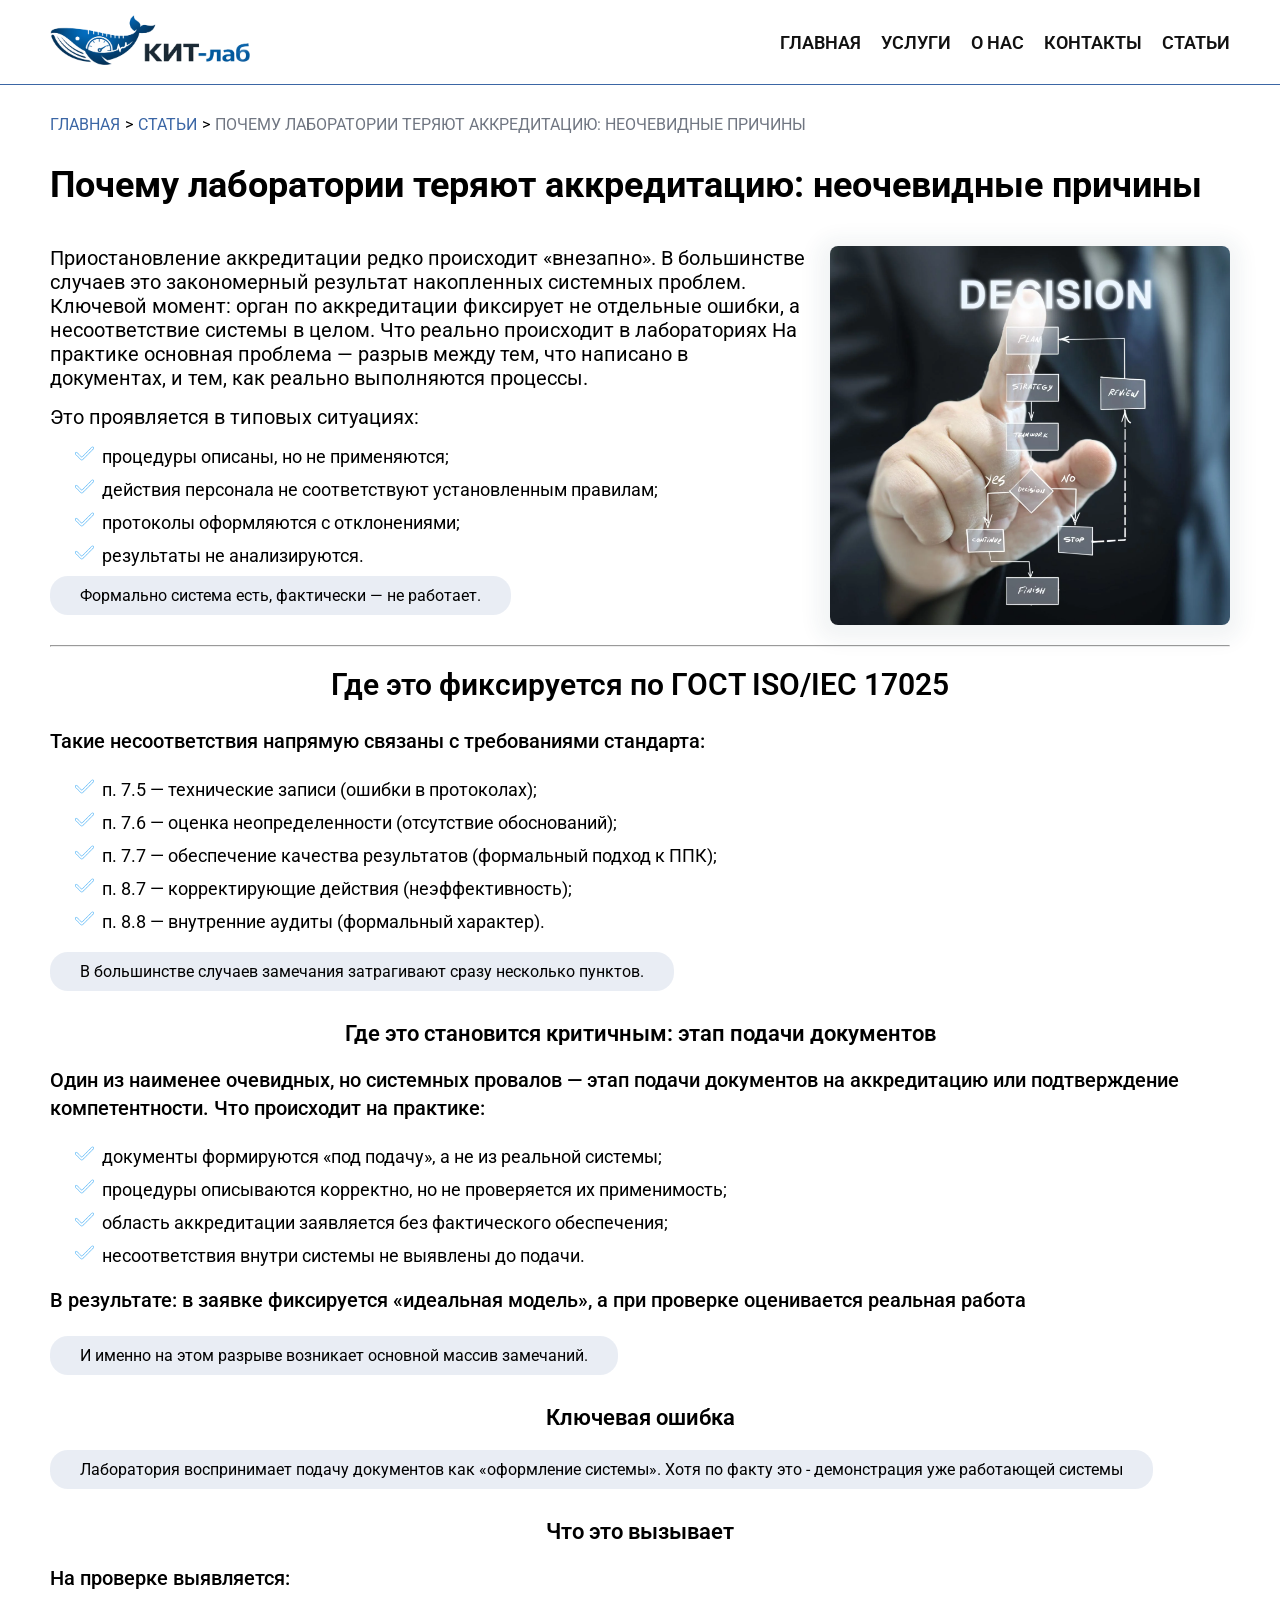
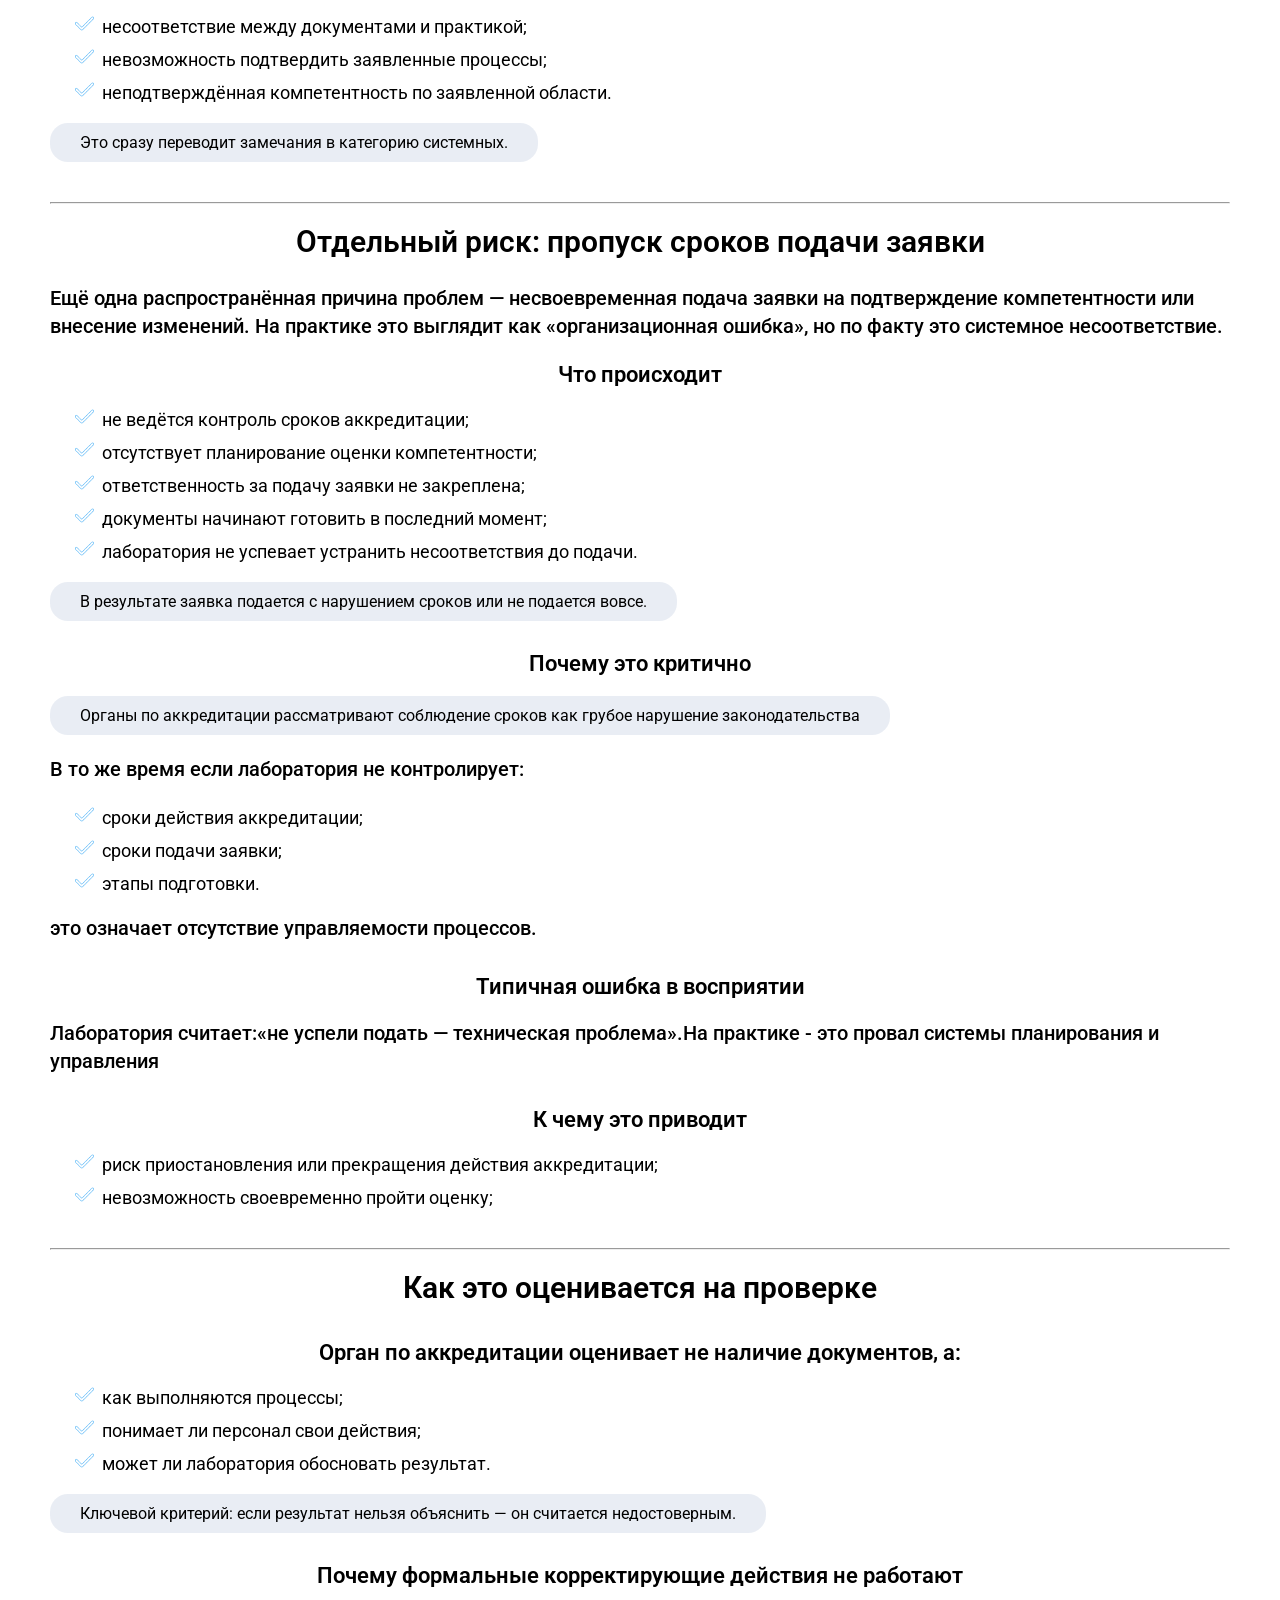
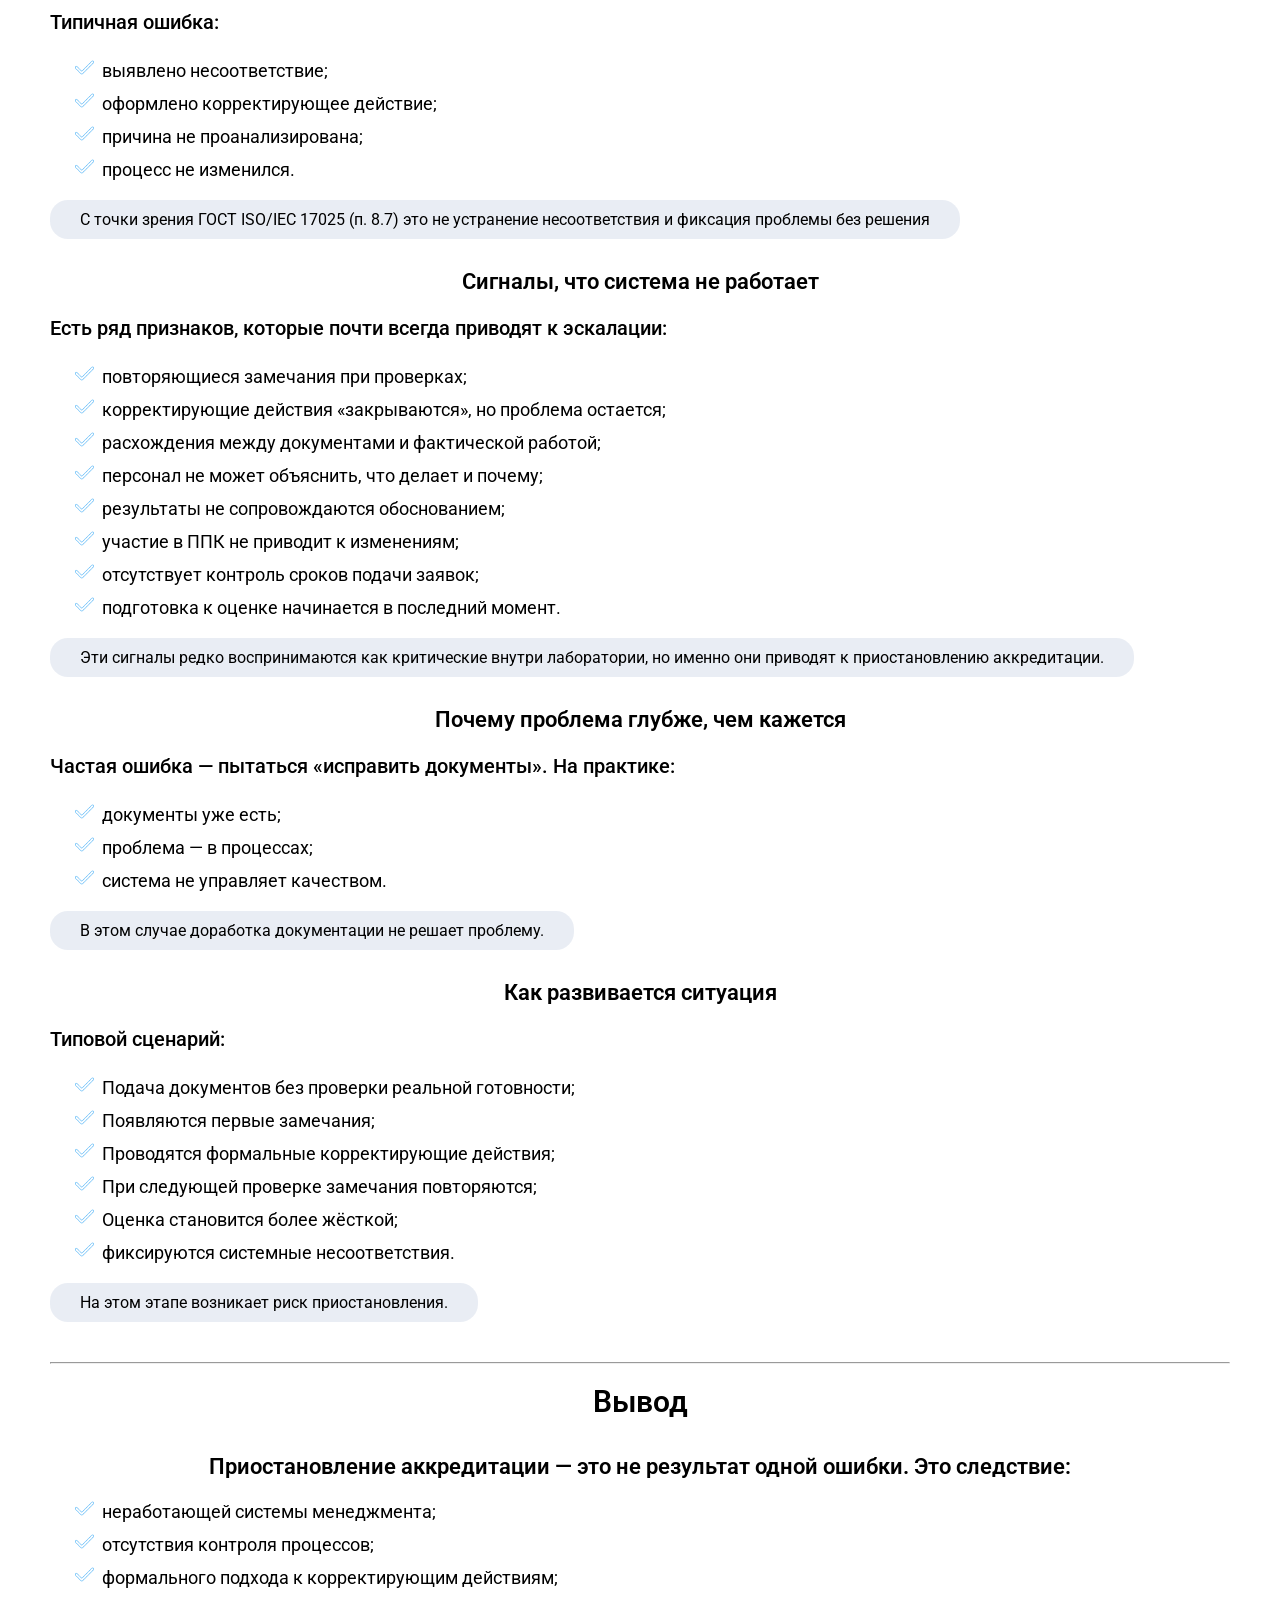
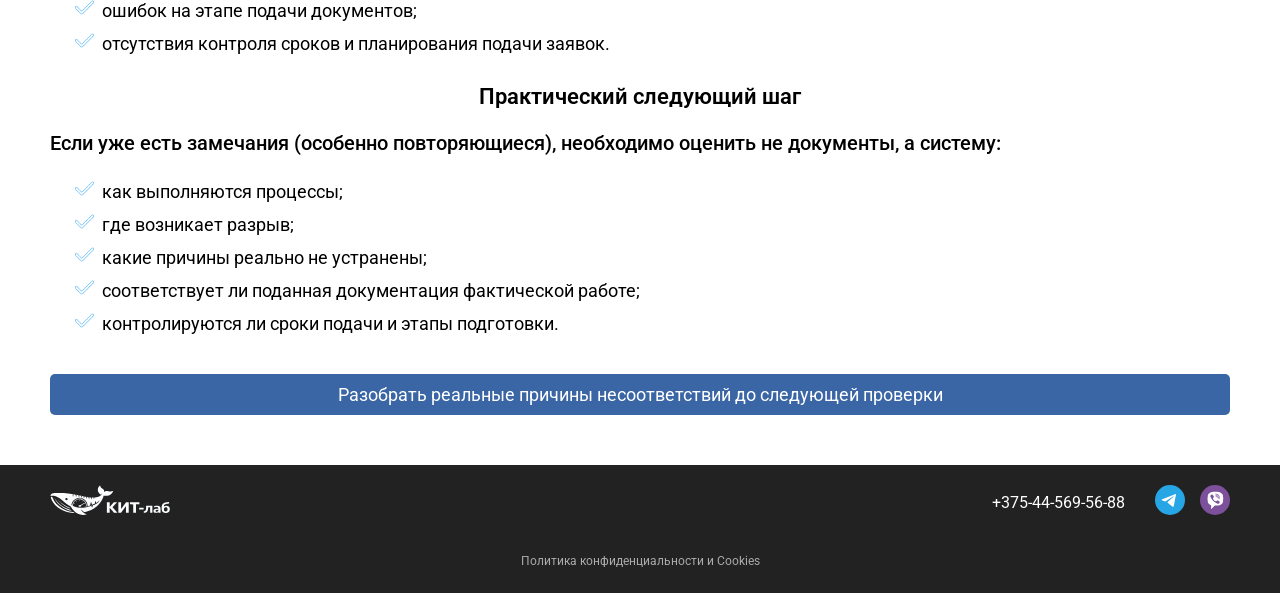
<file: news2.html>
<!DOCTYPE html>
<html lang="ru">

<head>
	<meta charset="UTF-8">
	<meta name="viewport" content="width=device-width, initial-scale=1.0">

	<title>Почему лаборатории теряют аккредитацию | КИТ-лаб</title>

	<meta name="description"
		content="Основные и неочевидные причины приостановления аккредитации лабораторий: ошибки системы менеджмента, документы, ППК и внутренние аудиты.">
	<meta name="keywords" content="потеря аккредитации, несоответствия ISO 17025, внутренний аудит лаборатории">
	<meta property="og:type" content="website">
	<meta property="og:title" content="Почему лаборатории теряют аккредитацию | КИТ-лаб">
	<meta property="og:description"
		content="Неочевидные причины потери аккредитации лабораторий: ошибки системы менеджмента, ППК и внутреннего аудита.">
	<meta property="og:image" content="https://kit-lab.by/img/preview.jpg">
	<meta property="og:image:width" content="1200">
	<meta property="og:image:height" content="630">
	<meta property="og:url" content="https://kit-lab.by/news2.html">
	<link rel="icon" href="/favicon.ico" sizes="any">
	<link rel="icon" type="image/svg+xml" href="/favicon.svg">
	<link rel="canonical" href="https://kit-lab.by/news2.html">
	<link rel="preconnect" href="https://fonts.googleapis.com">
	<link rel="preconnect" href="https://fonts.gstatic.com" crossorigin>
	<link href="https://fonts.googleapis.com/css2?family=Roboto:ital,wght@0,100..900;1,100..900&display=swap"
		rel="stylesheet">
	<link rel="stylesheet" href="./css/style.css">
	<link rel="stylesheet" href="./css/article.css">
	<script type="application/ld+json">
{
  "@context": "https://schema.org",
  "@type": "Article",
  "headline": "Почему лаборатории теряют аккредитацию: неочевидные причины",
  "description": "Основные и неочевидные причины приостановления аккредитации лабораторий.",
  "image": "https://kit-lab.by/img/news/2.webp",
  "author": {
    "@type": "Organization",
    "name": "КИТ-лаб"
  },
  "publisher": {
    "@type": "Organization",
    "name": "КИТ-лаб",
    "logo": {
      "@type": "ImageObject",
      "url": "https://kit-lab.by/img/logo.png"
    }
  },
  "mainEntityOfPage": {
    "@type": "WebPage",
    "@id": "https://kit-lab.by/news2.html"
  }
}
</script>
</head>

<body>
	<header class="header header-bg">
		<div class="container">
			<div class="header-wrapper">
				<a href="index.html" class="header-logo">
					<img class="logo-img" src="./img/logo.png" alt="КИТ-лаб">
				</a>
				<button class="burger" id="burger" aria-label="Открыть меню">
					<span></span>
					<span></span>
					<span></span>
				</button>
				<nav class="menu" id="menu">
					<ul class="menu-list">
						<li class="menu-item"><a href="index.html" class="menulink">Главная</a></li>
						<li class="menu-item"><a href="index.html#area" class="menulink">Услуги</a></li>
						<li class="menu-item"><a href="index.html#about" class="menulink">О нас</a></li>
						<li class="menu-item"><a href="index.html#contact" class="menulink">Контакты</a></li>
						<li class="menu-item"><a href="novosti.html" class="menulink">Статьи</a></li>
					</ul>
				</nav>
			</div>
		</div>
	</header>
	<div class="wrap">
		<main class="main">
			<div class="container">
				<nav aria-label="breadcrumb" class="breadcrumb">
					<ol>
						<li><a href="index.html">главная</a></li>
						<li><a href="novosti.html">статьи</a></li>
						<li><span aria-current="page">Почему лаборатории теряют аккредитацию: неочевидные причины</span></li>
					</ol>
				</nav>
				<article class="article">
					<header class="article__header">
						<h1 class="article__title">
							Почему лаборатории теряют аккредитацию: неочевидные причины
						</h1>
					</header>

					<section class="article__section img-box">
						<div class="article-img-wrap">
							<p class="article__text">Приостановление аккредитации редко происходит «внезапно».
								В большинстве случаев это закономерный результат накопленных системных проблем.
								Ключевой момент:
								орган по аккредитации фиксирует не отдельные ошибки, а несоответствие системы в целом.
								Что реально происходит в лабораториях
								На практике основная проблема — разрыв между тем, что написано в документах, и тем, как реально
								выполняются процессы.</p>
							<p class="article__text">Это проявляется в типовых ситуациях:</p>
							<ul class="article__list">
								<li class="article__list-item">процедуры описаны, но не применяются;</li>
								<li class="article__list-item">действия персонала не соответствуют установленным правилам; </li>
								<li class="article__list-item">протоколы оформляются с отклонениями; </li>
								<li class="article__list-item">результаты не анализируются. </li>
							</ul>
							<p class="article__highlight">
								Формально система есть, фактически — не работает.
							</p>
						</div>
						<img class="article-img" src="img/news/2.webp" alt="Причины потери аккредитации лабораторий"
							loading="lazy" decoding="async">
					</section>

					<hr class="article__divider">

					<section class="article__section">
						<h2 class="article__subtitle">Где это фиксируется по ГОСТ ISO/IEC 17025</h2>

						<div class="article__block">
							<p class="article__text-subtitle">Такие несоответствия напрямую связаны с требованиями стандарта:
							</p>
							<ul class="article__list">
								<li class="article__list-item">п. 7.5 — технические записи (ошибки в протоколах); </li>
								<li class="article__list-item">п. 7.6 — оценка неопределенности (отсутствие обоснований); </li>
								<li class="article__list-item">п. 7.7 — обеспечение качества результатов (формальный подход к
									ППК);</li>
								<li class="article__list-item">п. 8.7 — корректирующие действия (неэффективность);</li>
								<li class="article__list-item">п. 8.8 — внутренние аудиты (формальный характер). </li>
							</ul>
							<p class="article__highlight">В большинстве случаев замечания затрагивают сразу несколько пунктов.
							</p>
						</div>

						<div class="article__block">
							<h3 class="article__subheading"> Где это становится критичным: этап подачи документов</h3>
							<p class="article__text-subtitle">Один из наименее очевидных, но системных провалов — этап подачи
								документов на аккредитацию или подтверждение компетентности.
								Что происходит на практике:</p>
							<ul class="article__list">
								<li class="article__list-item">документы формируются «под подачу», а не из реальной системы;
								</li>
								<li class="article__list-item">процедуры описываются корректно, но не проверяется их
									применимость; </li>
								<li class="article__list-item">область аккредитации заявляется без фактического обеспечения;
								</li>
								<li class="article__list-item">несоответствия внутри системы не выявлены до подачи. </li>
							</ul>
							<p class="article__text-subtitle">В результате: в заявке фиксируется «идеальная модель», а при
								проверке оценивается реальная работа
							</p>

							<p class="article__highlight">И именно на этом разрыве возникает основной массив замечаний.</p>
						</div>

						<div class="article__block">
							<h3 class="article__subheading">Ключевая ошибка</h3>
							<p class="article__highlight">
								Лаборатория воспринимает подачу документов как «оформление системы». Хотя по факту это -
								демонстрация уже работающей системы
							</p>
							<h3 class="article__subheading">Что это вызывает</h3>
							<p class="article__text-subtitle">На проверке выявляется:</p>
							<ul class="article__list">
								<li class="article__list-item">несоответствие между документами и практикой; </li>
								<li class="article__list-item">невозможность подтвердить заявленные процессы; </li>
								<li class="article__list-item">неподтверждённая компетентность по заявленной области. </li>
							</ul>
							<p class="article__highlight">
								Это сразу переводит замечания в категорию системных.
							</p>
						</div>
					</section>

					<hr class="article__divider">

					<section class="article__section">
						<h2 class="article__subtitle">Отдельный риск: пропуск сроков подачи заявки</h2>
						<p class="article__text-subtitle">Ещё одна распространённая причина проблем — несвоевременная подача
							заявки на подтверждение компетентности или внесение изменений.
							На практике это выглядит как «организационная ошибка», но по факту это системное несоответствие.
						</p>
						<div class="article__block">
							<h3 class="article__subheading">Что происходит</h3>
							<ul class="article__list">
								<li class="article__list-item">не ведётся контроль сроков аккредитации; </li>
								<li class="article__list-item">отсутствует планирование оценки компетентности; </li>
								<li class="article__list-item">ответственность за подачу заявки не закреплена; </li>
								<li class="article__list-item">документы начинают готовить в последний момент; </li>
								<li class="article__list-item">лаборатория не успевает устранить несоответствия до подачи. </li>
							</ul>
							<p class="article__highlight">
								В результате заявка подается с нарушением сроков или не подается вовсе.
							</p>
						</div>

						<div class="article__block">
							<h3 class="article__subheading">Почему это критично</h3>
							<p class="article__highlight">
								Органы по аккредитации рассматривают соблюдение сроков как грубое нарушение законодательства
							</p>
							<p class="article__text-subtitle">В то же время если лаборатория не контролирует:</p>
							<ul class="article__list">
								<li class="article__list-item">сроки действия аккредитации; </li>
								<li class="article__list-item">сроки подачи заявки; </li>
								<li class="article__list-item">этапы подготовки. </li>
							</ul>
							<p class="article__text-subtitle">это означает отсутствие управляемости процессов.</p>
						</div>

						<div class="article__block">
							<h3 class="article__subheading">Типичная ошибка в восприятии</h3>
							<p class="article__text-subtitle">Лаборатория считает:«не успели подать — техническая проблема».На
								практике - это
								провал системы планирования и управления</p>
						</div>

						<div class="article__block">
							<h3 class="article__subheading">К чему это приводит</h3>
							<ul class="article__list">
								<li class="article__list-item">риск приостановления или прекращения действия аккредитации; </li>
								<li class="article__list-item">невозможность своевременно пройти оценку;</li>
							</ul>

						</div>

					</section>

					<hr class="article__divider">

					<section class="article__section">
						<h2 class="article__subtitle">Как это оценивается на проверке</h2>
						<div class="article__block">
							<h3 class="article__subheading">Орган по аккредитации оценивает не наличие документов, а:</h3>
							<ul class="article__list">
								<li class="article__list-item">как выполняются процессы; </li>
								<li class="article__list-item">понимает ли персонал свои действия; </li>
								<li class="article__list-item">может ли лаборатория обосновать результат. </li>
							</ul>
							<p class="article__highlight">
								Ключевой критерий:
								если результат нельзя объяснить — он считается недостоверным.
							</p>
						</div>

						<div class="article__block">
							<h3 class="article__subheading">Почему формальные корректирующие действия не работают</h3>

							<p class="article__text-subtitle">Типичная ошибка:</p>
							<ul class="article__list">
								<li class="article__list-item">выявлено несоответствие; </li>
								<li class="article__list-item">оформлено корректирующее действие; </li>
								<li class="article__list-item">причина не проанализирована; </li>
								<li class="article__list-item">процесс не изменился. </li>
							</ul>
							<p class="article__highlight">
								С точки зрения ГОСТ ISO/IEC 17025 (п. 8.7)
								это не устранение несоответствия и
								фиксация проблемы без решения
							</p>
						</div>

						<div class="article__block">
							<h3 class="article__subheading">Сигналы, что система не работает</h3>
							<p class="article__text-subtitle">Есть ряд признаков, которые почти всегда приводят к эскалации:
							</p>
							<ul class="article__list">
								<li class="article__list-item">повторяющиеся замечания при проверках; </li>
								<li class="article__list-item">корректирующие действия «закрываются», но проблема остается;
								</li>
								<li class="article__list-item">расхождения между документами и фактической работой;</li>
								<li class="article__list-item">персонал не может объяснить, что делает и почему; </li>
								<li class="article__list-item">результаты не сопровождаются обоснованием; </li>
								<li class="article__list-item">участие в ППК не приводит к изменениям; </li>
								<li class="article__list-item">отсутствует контроль сроков подачи заявок; </li>
								<li class="article__list-item">подготовка к оценке начинается в последний момент. </li>
							</ul>
							<p class="article__highlight">
								Эти сигналы редко воспринимаются как критические внутри лаборатории,
								но именно они приводят к приостановлению аккредитации.
							</p>
						</div>

						<div class="article__block">
							<h3 class="article__subheading">Почему проблема глубже, чем кажется</h3>
							<p class="article__text-subtitle">Частая ошибка — пытаться «исправить документы». На практике:</p>
							<ul class="article__list">
								<li class="article__list-item">документы уже есть; </li>
								<li class="article__list-item">проблема — в процессах; </li>
								<li class="article__list-item">система не управляет качеством. </li>
							</ul>
							<p class="article__highlight">
								В этом случае доработка документации не решает проблему.
							</p>
						</div>
						<div class="article__block">
							<h3 class="article__subheading">Как развивается ситуация</h3>
							<p class="article__text-subtitle">Типовой сценарий:</p>
							<ul class="article__list">
								<li class="article__list-item">Подача документов без проверки реальной готовности; </li>
								<li class="article__list-item">Появляются первые замечания; </li>
								<li class="article__list-item">Проводятся формальные корректирующие действия; </li>
								<li class="article__list-item">При следующей проверке замечания повторяются; </li>
								<li class="article__list-item">Оценка становится более жёсткой; </li>
								<li class="article__list-item">фиксируются системные несоответствия. </li>
							</ul>
							<p class="article__highlight">
								На этом этапе возникает риск приостановления.
							</p>
						</div>
					</section>
					<hr class="article__divider">

					<section class="article__section">
						<h2 class="article__subtitle">Вывод</h2>
						<div class="article__block">
							<h3 class="article__subheading">Приостановление аккредитации — это не результат одной ошибки.
								Это следствие:</h3>
							<ul class="article__list">
								<li class="article__list-item">неработающей системы менеджмента; </li>
								<li class="article__list-item">отсутствия контроля процессов;</li>
								<li class="article__list-item">формального подхода к корректирующим действиям;</li>
								<li class="article__list-item">ошибок на этапе подачи документов; </li>
								<li class="article__list-item">отсутствия контроля сроков и планирования подачи заявок. </li>
							</ul>
						</div>
						<div class="article__block">
							<h3 class="article__subheading">Практический следующий шаг</h3>
							<p class="article__text-subtitle">Если уже есть замечания (особенно повторяющиеся),
								необходимо оценить не документы, а систему:</p>
							<ul class="article__list">
								<li class="article__list-item">как выполняются процессы; </li>
								<li class="article__list-item">где возникает разрыв; </li>
								<li class="article__list-item">какие причины реально не устранены; </li>
								<li class="article__list-item">соответствует ли поданная документация фактической работе; </li>
								<li class="article__list-item">контролируются ли сроки подачи и этапы подготовки.</li>
							</ul>
							<a href="index.html#contact" class="article__button">
								Разобрать реальные причины несоответствий до следующей проверки</a>
						</div>
					</section>
				</article>
			</div>
		</main>
	</div>
	<footer class="footer">
		<div class="container">
			<div class="footer-wrapper">
				<div class="logo-wrap">
					<a href="index.html">
						<img class="footer-logo" src="./img/logo-header.svg" alt="">
					</a>
				</div>

				<div class="footer-contact">
					<a class="footer-tel" href="tel:+375445695688">+375-44-569-56-88</a>
					<div class="sotial">
						<a href="https://t.me/LabKonsalting" target="_blank">
							<img class="sotial-img" src="./img/icons/telegramm.svg" alt="Telegram КИТ-лаб">
						</a>
						<a href="viber://chat?number=+375445695688" target="_blank">
							<img class="sotial-img" src="./img/icons/viber.svg" alt="Viber КИТ-лаб">
						</a>
					</div>
				</div>
			</div>
			<a class="policy-privacy" href="privacy-policy.html">Политика конфиденциальности и Cookies</a>
		</div>

	</footer>

	<script src="./js/main.js"></script>
</body>

</html>
</file>
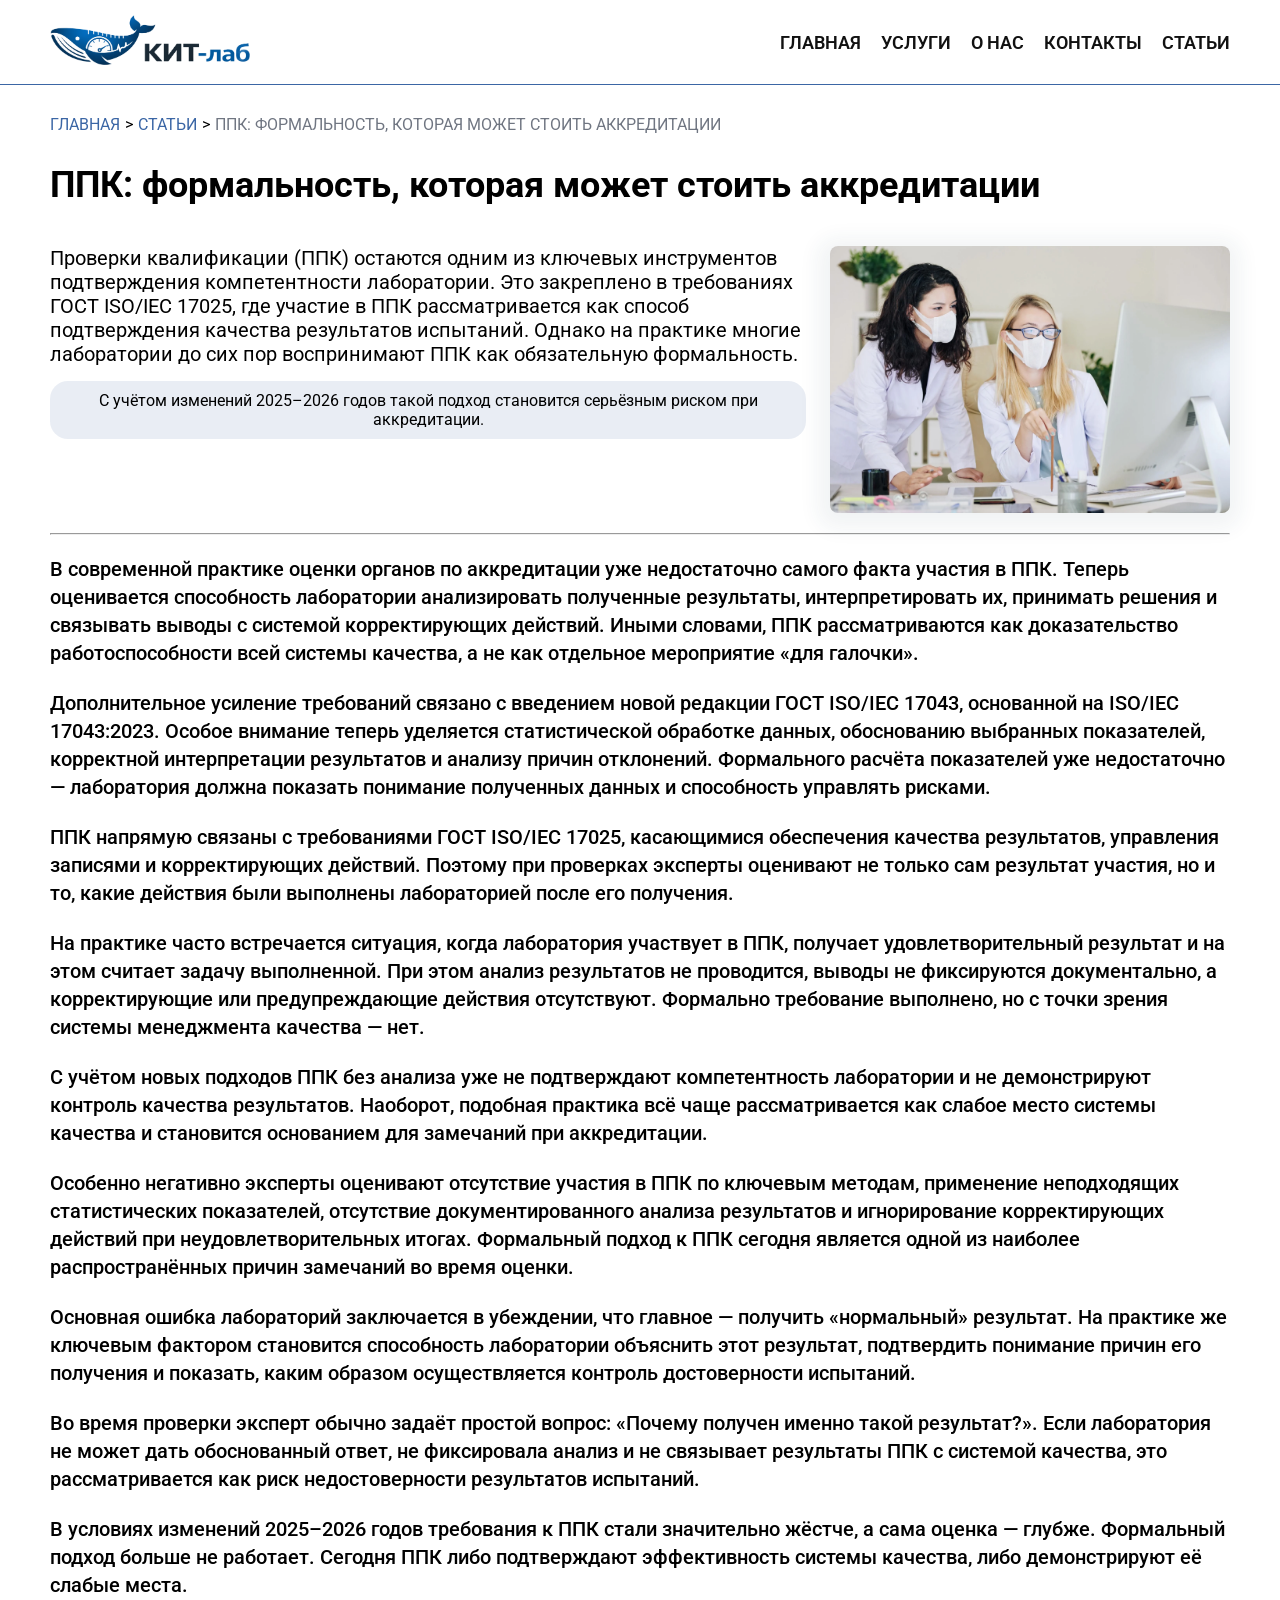
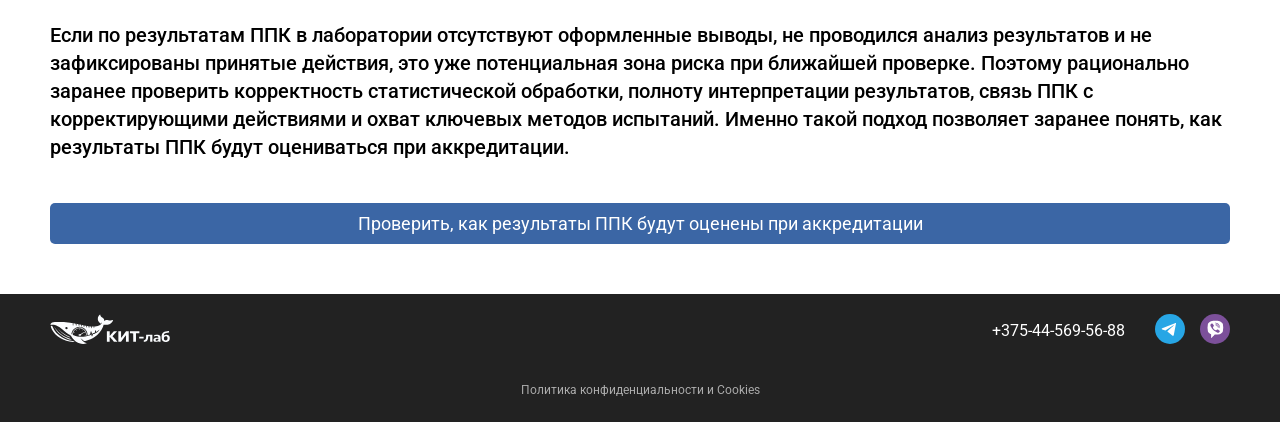
<file: news3.html>
<!DOCTYPE html>
<html lang="ru">

<head>
	<meta charset="UTF-8">
	<meta name="viewport" content="width=device-width, initial-scale=1.0">

	<title>ППК: формальность, которая может стоить аккредитации | КИТ-лаб</title>

	<meta name="description"
		content="Как неправильный подход к ППК и межлабораторным сличениям влияет на аккредитацию лаборатории и приводит к замечаниям при проверках.">
	<meta name="keywords" content="ППК лаборатории, межлабораторные сличения, ISO 17043, аккредитация лабораторий">
	<meta property="og:type" content="website">
	<meta property="og:title" content="ППК: формальность, которая может стоить аккредитации | КИТ-лаб">
	<meta property="og:description"
		content="Как формальный подход к ППК и межлабораторным сличениям приводит к замечаниям при аккредитации лабораторий.">
	<meta property="og:image" content="https://kit-lab.by/img/preview.jpg">
	<meta property="og:image:width" content="1200">
	<meta property="og:image:height" content="630">
	<meta property="og:url" content="https://kit-lab.by/news3.html">
	<link rel="icon" href="/favicon.ico" sizes="any">
	<link rel="icon" type="image/svg+xml" href="/favicon.svg">
	<link rel="canonical" href="https://kit-lab.by/news3.html">
	<link rel="preconnect" href="https://fonts.googleapis.com">
	<link rel="preconnect" href="https://fonts.gstatic.com" crossorigin>
	<link href="https://fonts.googleapis.com/css2?family=Roboto:ital,wght@0,100..900;1,100..900&display=swap"
		rel="stylesheet">
	<link rel="stylesheet" href="./css/style.css">
	<link rel="stylesheet" href="./css/article.css">
	<script type="application/ld+json">
{
  "@context": "https://schema.org",
  "@type": "Article",
  "headline": "ППК: формальность, которая может стоить аккредитации",
  "description": "Почему участие в ППК является критически важным элементом подтверждения компетентности лаборатории.",
  "image": "https://kit-lab.by/img/news/3.webp",
  "author": {
    "@type": "Organization",
    "name": "КИТ-лаб"
  },
  "publisher": {
    "@type": "Organization",
    "name": "КИТ-лаб",
    "logo": {
      "@type": "ImageObject",
      "url": "https://kit-lab.by/img/logo.png"
    }
  },
  "mainEntityOfPage": {
    "@type": "WebPage",
    "@id": "https://kit-lab.by/news3.html"
  }
}
</script>
</head>

<body>
	<header class="header header-bg">
		<div class="container">
			<div class="header-wrapper">
				<a href="index.html" class="header-logo">
					<img class="logo-img" src="./img/logo.png" alt="КИТ-лаб">
				</a>
				<button class="burger" id="burger" aria-label="Открыть меню">
					<span></span>
					<span></span>
					<span></span>
				</button>
				<nav class="menu" id="menu">
					<ul class="menu-list">
						<li class="menu-item"><a href="index.html" class="menulink">Главная</a></li>
						<li class="menu-item"><a href="index.html#area" class="menulink">Услуги</a></li>
						<li class="menu-item"><a href="index.html#about" class="menulink">О нас</a></li>
						<li class="menu-item"><a href="index.html#contact" class="menulink">Контакты</a></li>
						<li class="menu-item"><a href="novosti.html" class="menulink">Статьи</a></li>
					</ul>
				</nav>
			</div>
		</div>
	</header>
	<div class="wrap">
		<main class="main">
			<div class="container">
				<nav aria-label="breadcrumb" class="breadcrumb">
					<ol>
						<li><a href="index.html">главная</a></li>
						<li><a href="novosti.html">статьи</a></li>
						<li><span aria-current="page">ППК: формальность, которая может стоить аккредитации</span></li>
					</ol>
				</nav>
				<article class="article">
					<header class="article__header">
						<h1 class="article__title">
							ППК: формальность, которая может стоить аккредитации
						</h1>
					</header>

					<section class="article__section img-box">
						<div class="article-img-wrap">
							<p class="article__text">Проверки квалификации (ППК) остаются одним из ключевых инструментов
								подтверждения компетентности лаборатории. Это закреплено в требованиях ГОСТ ISO/IEC 17025, где
								участие в ППК рассматривается как способ подтверждения качества результатов испытаний. Однако на
								практике многие лаборатории до сих пор воспринимают ППК как обязательную формальность.</p>
							<p class="article__highlight">С учётом изменений 2025–2026 годов такой подход становится серьёзным
								риском при аккредитации.</p>
						</div>
						<img class="article-img" src="img/news/3.webp" alt="Проверки квалификации лабораторий ППК"
							loading="lazy" decoding="async">
					</section>

					<hr class="article__divider">

					<section class="article__section">
						<div class="article__block">
							<p class="article__text-subtitle">В современной практике оценки органов по аккредитации уже
								недостаточно самого факта участия в ППК. Теперь оценивается способность лаборатории
								анализировать полученные результаты, интерпретировать их, принимать решения и связывать выводы с
								системой корректирующих действий. Иными словами, ППК рассматриваются как доказательство
								работоспособности всей системы качества, а не как отдельное мероприятие «для галочки».
							</p>
							<p class="article__text-subtitle">Дополнительное усиление требований связано с введением новой
								редакции ГОСТ ISO/IEC 17043, основанной на ISO/IEC 17043:2023. Особое внимание теперь уделяется
								статистической обработке данных, обоснованию выбранных показателей, корректной интерпретации
								результатов и анализу причин отклонений. Формального расчёта показателей уже недостаточно —
								лаборатория должна показать понимание полученных данных и способность управлять рисками.</p>
							<p class="article__text-subtitle">ППК напрямую связаны с требованиями ГОСТ ISO/IEC 17025,
								касающимися обеспечения качества результатов, управления записями и корректирующих действий.
								Поэтому при проверках эксперты оценивают не только сам результат участия, но и то, какие
								действия были выполнены лабораторией после его получения.</p>
							<p class="article__text-subtitle">На практике часто встречается ситуация, когда лаборатория
								участвует в ППК, получает удовлетворительный результат и на этом считает задачу выполненной. При
								этом анализ результатов не проводится, выводы не фиксируются документально, а корректирующие или
								предупреждающие действия отсутствуют. Формально требование выполнено, но с точки зрения системы
								менеджмента качества — нет.</p>
							<p class="article__text-subtitle">С учётом новых подходов ППК без анализа уже не подтверждают
								компетентность лаборатории и не демонстрируют контроль качества результатов. Наоборот, подобная
								практика всё чаще рассматривается как слабое место системы качества и становится основанием для
								замечаний при аккредитации.</p>
							<p class="article__text-subtitle">Особенно негативно эксперты оценивают отсутствие участия в ППК по
								ключевым методам, применение неподходящих статистических показателей, отсутствие
								документированного анализа результатов и игнорирование корректирующих действий при
								неудовлетворительных итогах. Формальный подход к ППК сегодня является одной из наиболее
								распространённых причин замечаний во время оценки.</p>
							<p class="article__text-subtitle">Основная ошибка лабораторий заключается в убеждении, что главное
								— получить «нормальный» результат. На практике же ключевым фактором становится способность
								лаборатории объяснить этот результат, подтвердить понимание причин его получения и показать,
								каким образом осуществляется контроль достоверности испытаний.</p>
							<p class="article__text-subtitle">Во время проверки эксперт обычно задаёт простой вопрос: «Почему
								получен именно такой результат?». Если лаборатория не может дать обоснованный ответ, не
								фиксировала анализ и не связывает результаты ППК с системой качества, это рассматривается как
								риск недостоверности результатов испытаний.</p>
							<p class="article__text-subtitle">В условиях изменений 2025–2026 годов требования к ППК стали
								значительно жёстче, а сама оценка — глубже. Формальный подход больше не работает. Сегодня ППК
								либо подтверждают эффективность системы качества, либо демонстрируют её слабые места.</p>
							<p class="article__text-subtitle">Если по результатам ППК в лаборатории отсутствуют оформленные
								выводы, не проводился анализ результатов и не зафиксированы принятые действия, это уже
								потенциальная зона риска при ближайшей проверке. Поэтому рационально заранее проверить
								корректность статистической обработки, полноту интерпретации результатов, связь ППК с
								корректирующими действиями и охват ключевых методов испытаний. Именно такой подход позволяет
								заранее понять, как результаты ППК будут оцениваться при аккредитации.</p>

							<a href="index.html#contact" class="article__button">
								Проверить, как результаты ППК будут оценены при аккредитации</a>
						</div>

				</article>
			</div>
		</main>
	</div>
	<footer class="footer">
		<div class="container">
			<div class="footer-wrapper">
				<div class="logo-wrap">
					<a href="index.html">
						<img class="footer-logo" src="./img/logo-header.svg" alt="">
					</a>
				</div>

				<div class="footer-contact">
					<a class="footer-tel" href="tel:+375445695688">+375-44-569-56-88</a>
					<div class="sotial">
						<a href="https://t.me/LabKonsalting" target="_blank">
							<img class="sotial-img" src="./img/icons/telegramm.svg" alt="Telegram КИТ-лаб">
						</a>
						<a href="viber://chat?number=+375445695688" target="_blank">
							<img class="sotial-img" src="./img/icons/viber.svg" alt="Viber КИТ-лаб">
						</a>
					</div>
				</div>
			</div>
			<a class="policy-privacy" href="privacy-policy.html">Политика конфиденциальности и Cookies</a>
		</div>

	</footer>

	<script src="./js/main.js"></script>
</body>

</html>
</file>
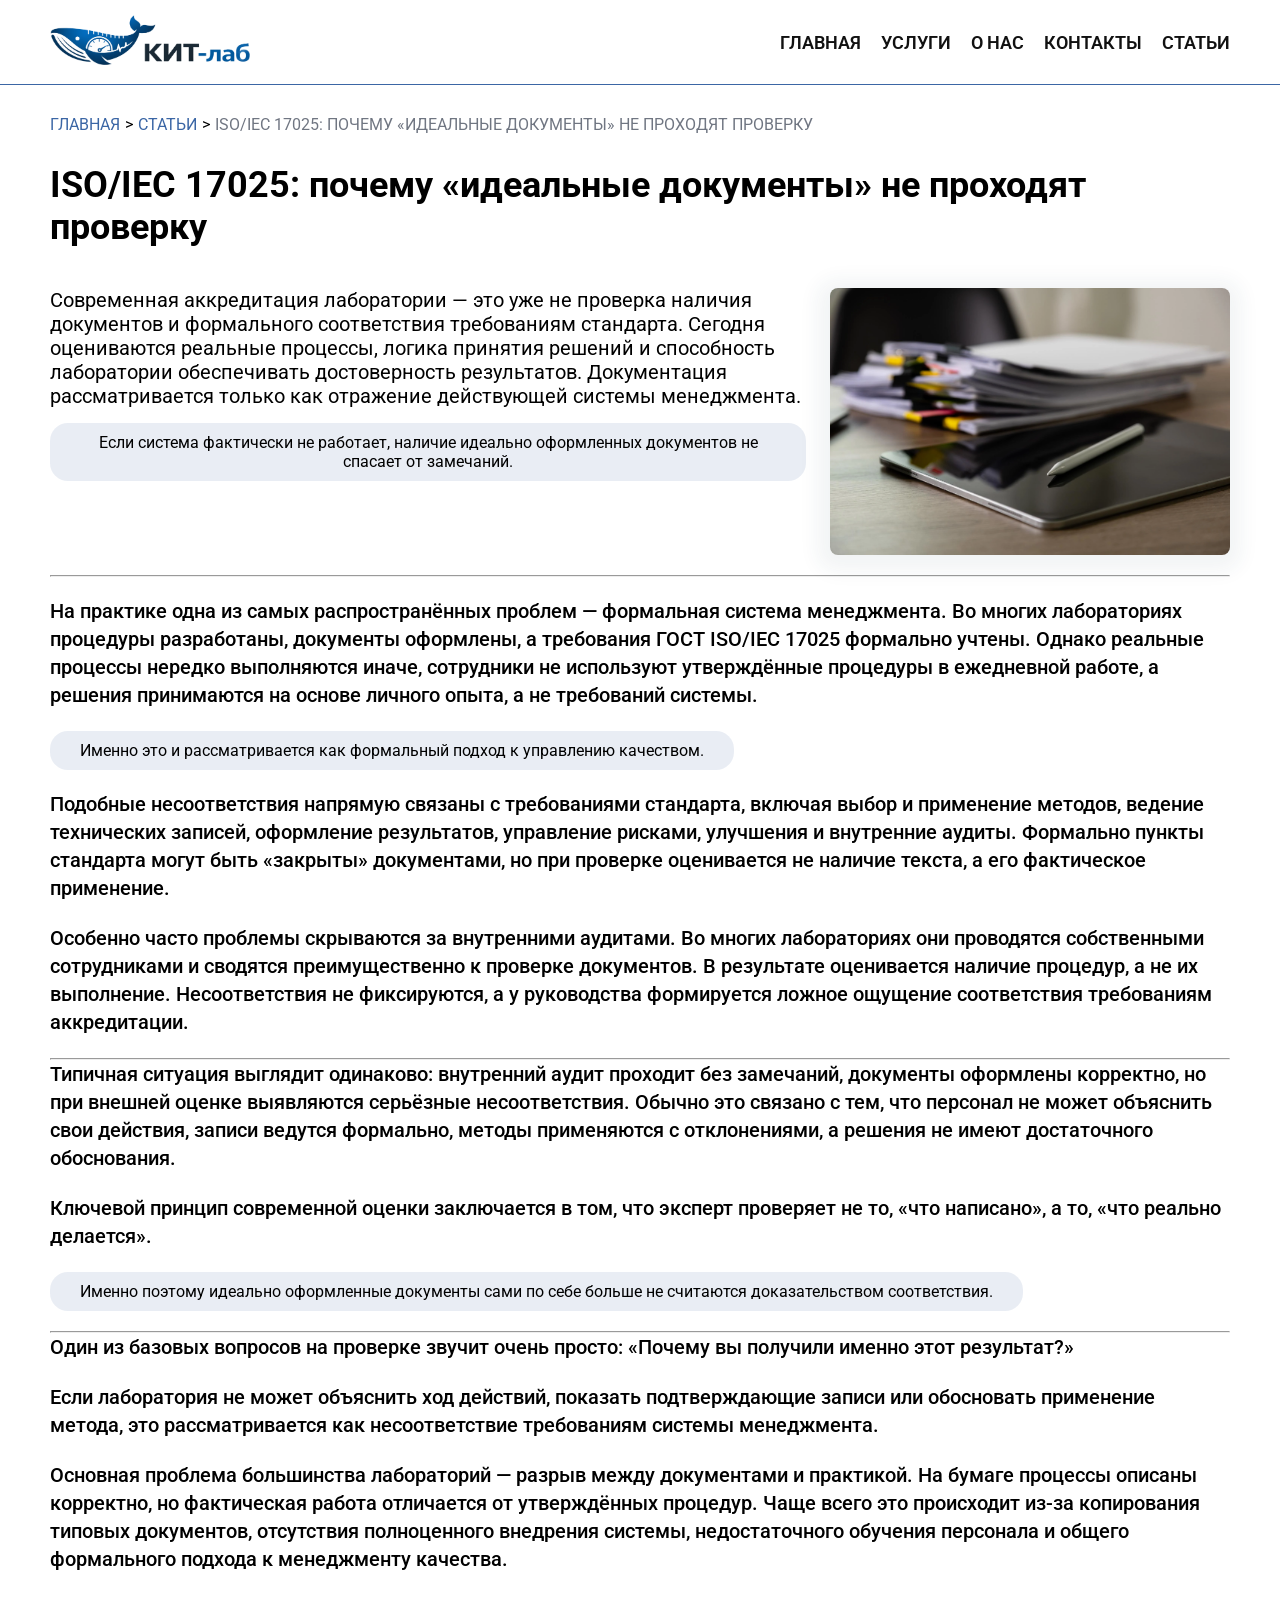
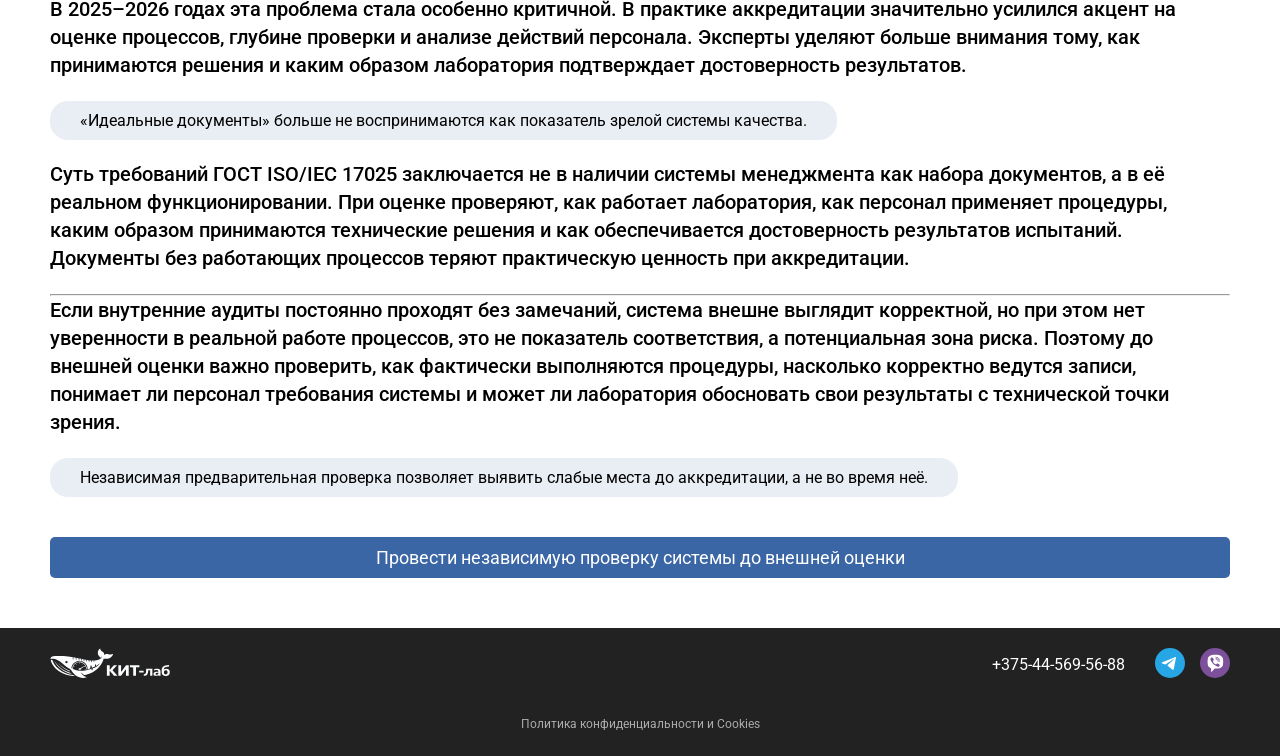
<file: news4.html>
<!DOCTYPE html>
<html lang="ru">

<head>
	<meta charset="UTF-8">
	<meta name="viewport" content="width=device-width, initial-scale=1.0">

	<title>Почему идеальные документы не проходят проверку ISO/IEC 17025 | КИТ-лаб</title>

	<meta name="description"
		content="Почему формально корректные документы не гарантируют прохождение аккредитации по ГОСТ ISO/IEC 17025 и какие ошибки выявляют эксперты.">
	<meta name="keywords"
		content="ISO 17025, система менеджмента лаборатории, аккредитация лаборатории, внутренний аудит">
	<meta property="og:type" content="website">
	<meta property="og:title" content="Почему идеальные документы не проходят проверку ISO/IEC 17025 | КИТ-лаб">
	<meta property="og:description"
		content="Почему формально корректные документы не гарантируют прохождение аккредитации по ГОСТ ISO/IEC 17025.">
	<meta property="og:image" content="https://kit-lab.by/img/preview.jpg">
	<meta property="og:image:width" content="1200">
	<meta property="og:image:height" content="630">
	<meta property="og:url" content="https://kit-lab.by/news4.html">
	<link rel="icon" href="/favicon.ico" sizes="any">
	<link rel="icon" type="image/svg+xml" href="/favicon.svg">
	<link rel="canonical" href="https://kit-lab.by/news4.html">
	<link rel="preconnect" href="https://fonts.googleapis.com">
	<link rel="preconnect" href="https://fonts.gstatic.com" crossorigin>
	<link href="https://fonts.googleapis.com/css2?family=Roboto:ital,wght@0,100..900;1,100..900&display=swap"
		rel="stylesheet">
	<link rel="stylesheet" href="./css/style.css">
	<link rel="stylesheet" href="./css/article.css">
	<script type="application/ld+json">
{
  "@context": "https://schema.org",
  "@type": "Article",
  "headline": "ISO/IEC 17025: почему «идеальные документы» не проходят проверку",
  "description": "Почему формально корректная документация не гарантирует прохождение аккредитации.",
  "image": "https://kit-lab.by/img/news/4.webp",
  "author": {
    "@type": "Organization",
    "name": "КИТ-лаб"
  },
  "publisher": {
    "@type": "Organization",
    "name": "КИТ-лаб",
    "logo": {
      "@type": "ImageObject",
      "url": "https://kit-lab.by/img/logo.png"
    }
  },
  "mainEntityOfPage": {
    "@type": "WebPage",
    "@id": "https://kit-lab.by/news4.html"
  }
}
</script>
</head>

<body>
	<header class="header header-bg">
		<div class="container">
			<div class="header-wrapper">
				<a href="index.html" class="header-logo">
					<img class="logo-img" src="./img/logo.png" alt="КИТ-лаб">
				</a>
				<button class="burger" id="burger" aria-label="Открыть меню">
					<span></span>
					<span></span>
					<span></span>
				</button>
				<nav class="menu" id="menu">
					<ul class="menu-list">
						<li class="menu-item"><a href="index.html" class="menulink">Главная</a></li>
						<li class="menu-item"><a href="index.html#area" class="menulink">Услуги</a></li>
						<li class="menu-item"><a href="index.html#about" class="menulink">О нас</a></li>
						<li class="menu-item"><a href="index.html#contact" class="menulink">Контакты</a></li>
						<li class="menu-item"><a href="novosti.html" class="menulink">Статьи</a></li>
					</ul>
				</nav>
			</div>
		</div>
	</header>
	<div class="wrap">
		<main class="main">
			<div class="container">
				<nav aria-label="breadcrumb" class="breadcrumb">
					<ol>
						<li><a href="index.html">главная</a></li>
						<li><a href="novosti.html">статьи</a></li>
						<li><span aria-current="page">ISO/IEC 17025: почему «идеальные документы» не проходят проверку</span>
						</li>
					</ol>
				</nav>
				<article class="article">
					<header class="article__header">
						<h1 class="article__title">
							ISO/IEC 17025: почему «идеальные документы» не проходят проверку
						</h1>
					</header>

					<section class="article__section img-box">
						<div class="article-img-wrap">
							<p class="article__text">Современная аккредитация лаборатории — это уже не проверка наличия
								документов и формального соответствия требованиям стандарта. Сегодня оцениваются реальные
								процессы, логика принятия решений и способность лаборатории обеспечивать достоверность
								результатов. Документация рассматривается только как отражение действующей системы менеджмента.
							</p>
							<p class="article__highlight">Если система фактически не работает, наличие идеально оформленных
								документов не спасает от замечаний.</p>
						</div>
						<img class="article-img" src="img/news/4.webp" alt="Проверка системы менеджмента ISO IEC 17025"
							loading="lazy" decoding="async">
					</section>

					<hr class="article__divider">

					<section class="article__section">
						<div class="article__block">
							<p class="article__text-subtitle">На практике одна из самых распространённых проблем — формальная
								система менеджмента. Во многих лабораториях процедуры разработаны, документы оформлены, а
								требования ГОСТ ISO/IEC 17025 формально учтены. Однако реальные процессы нередко выполняются
								иначе, сотрудники не используют утверждённые процедуры в ежедневной работе, а решения
								принимаются на основе личного опыта, а не требований системы.
							</p>
							<p class="article__highlight">Именно это и рассматривается как формальный подход к управлению
								качеством.</p>
						</div>
						<div class="article__block">
							<p class="article__text-subtitle">Подобные несоответствия напрямую связаны с требованиями
								стандарта, включая выбор и применение методов, ведение технических записей, оформление
								результатов, управление рисками, улучшения и внутренние аудиты. Формально пункты стандарта могут
								быть «закрыты» документами, но при проверке оценивается не наличие текста, а его фактическое
								применение.
							</p>
						</div>
						<div class="article__block">
							<p class="article__text-subtitle">Особенно часто проблемы скрываются за внутренними аудитами. Во
								многих лабораториях они проводятся собственными сотрудниками и сводятся преимущественно к
								проверке документов. В результате оценивается наличие процедур, а не их выполнение.
								Несоответствия не фиксируются, а у руководства формируется ложное ощущение соответствия
								требованиям аккредитации.
							</p>
						</div>
						<hr class="article__divider">
						<div class="article__block">
							<p class="article__text-subtitle">Типичная ситуация выглядит одинаково: внутренний аудит проходит
								без замечаний, документы оформлены корректно, но при внешней оценке выявляются серьёзные
								несоответствия. Обычно это связано с тем, что персонал не может объяснить свои действия, записи
								ведутся формально, методы применяются с отклонениями, а решения не имеют достаточного
								обоснования.
							</p>
						</div>
						<div class="article__block">
							<p class="article__text-subtitle">Ключевой принцип современной оценки заключается в том, что
								эксперт проверяет не то, «что написано», а то, «что реально делается».
							</p>
							<p class="article__highlight">Именно поэтому идеально оформленные документы сами по себе больше не
								считаются доказательством соответствия.</p>
						</div>
						<hr class="article__divider">
						<div class="article__block">
							<p class="article__text-subtitle">Один из базовых вопросов на проверке звучит очень просто: «Почему
								вы получили именно этот результат?»
							</p>
							<p class="article__text-subtitle">Если лаборатория не может объяснить ход действий, показать
								подтверждающие записи или обосновать применение метода, это рассматривается как несоответствие
								требованиям системы менеджмента.</p>
							<p class="article__text-subtitle">Основная проблема большинства лабораторий — разрыв между
								документами и практикой. На бумаге процессы описаны корректно, но фактическая работа отличается
								от утверждённых процедур. Чаще всего это происходит из-за копирования типовых документов,
								отсутствия полноценного внедрения системы, недостаточного обучения персонала и общего
								формального подхода к менеджменту качества. </p>
						</div>
						<div class="article__block">
							<p class="article__text-subtitle">В 2025–2026 годах эта проблема стала особенно критичной. В
								практике аккредитации значительно усилился акцент на оценке процессов, глубине проверки и
								анализе действий персонала. Эксперты уделяют больше внимания тому, как принимаются решения и
								каким образом лаборатория подтверждает достоверность результатов.</p>
							<p class="article__highlight">«Идеальные документы» больше не воспринимаются как показатель зрелой
								системы качества.</p>
						</div>
						<div class="article__block">
							<p class="article__text-subtitle">Суть требований ГОСТ ISO/IEC 17025 заключается не в наличии
								системы менеджмента как набора документов, а в её реальном функционировании. При оценке
								проверяют, как работает лаборатория, как персонал применяет процедуры, каким образом принимаются
								технические решения и как обеспечивается достоверность результатов испытаний. Документы без
								работающих процессов теряют практическую ценность при
								аккредитации.</p>

						</div>
						<hr class="article__divider">
						<div class="article__block">
							<p class="article__text-subtitle">Если внутренние аудиты постоянно проходят без замечаний, система
								внешне выглядит корректной, но при этом нет уверенности в реальной работе процессов, это не
								показатель соответствия, а потенциальная зона риска. Поэтому до внешней оценки важно проверить,
								как фактически выполняются процедуры, насколько корректно ведутся записи, понимает ли персонал
								требования системы и может ли лаборатория обосновать свои результаты с технической точки зрения.
							</p>
							<p class="article__highlight">Независимая предварительная проверка позволяет выявить слабые места
								до аккредитации, а не во время неё.</p>
							<a href="index.html#contact" class="article__button">
								Провести независимую проверку системы до внешней оценки</a>
						</div>

				</article>
			</div>
		</main>
	</div>
	<footer class="footer">
		<div class="container">
			<div class="footer-wrapper">
				<div class="logo-wrap">
					<a href="index.html">
						<img class="footer-logo" src="./img/logo-header.svg" alt="">
					</a>
				</div>

				<div class="footer-contact">
					<a class="footer-tel" href="tel:+375445695688">+375-44-569-56-88</a>
					<div class="sotial">
						<a href="https://t.me/LabKonsalting" target="_blank">
							<img class="sotial-img" src="./img/icons/telegramm.svg" alt="Telegram КИТ-лаб">
						</a>
						<a href="viber://chat?number=+375445695688" target="_blank">
							<img class="sotial-img" src="./img/icons/viber.svg" alt="Viber КИТ-лаб">
						</a>
					</div>
				</div>
			</div>
			<a class="policy-privacy" href="privacy-policy.html">Политика конфиденциальности и Cookies</a>
		</div>

	</footer>

	<script src="./js/main.js"></script>
</body>

</html>
</file>
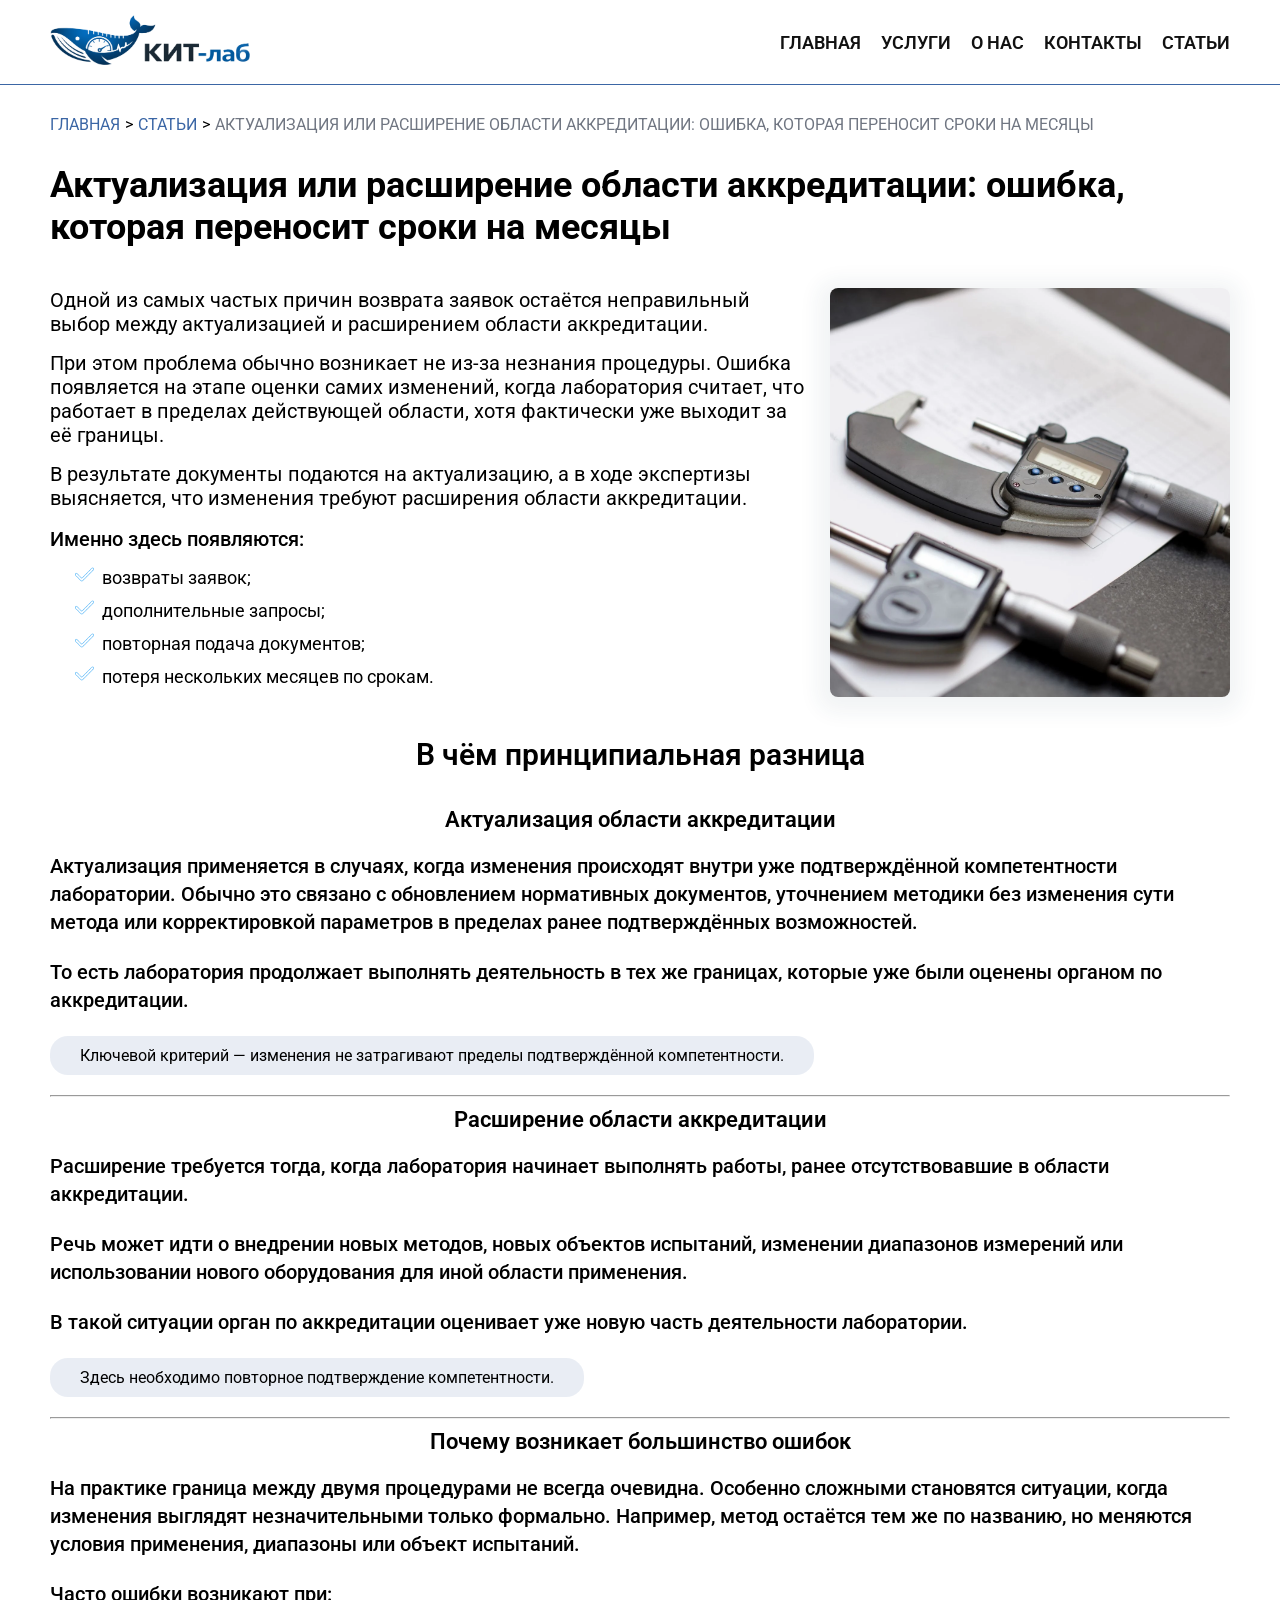
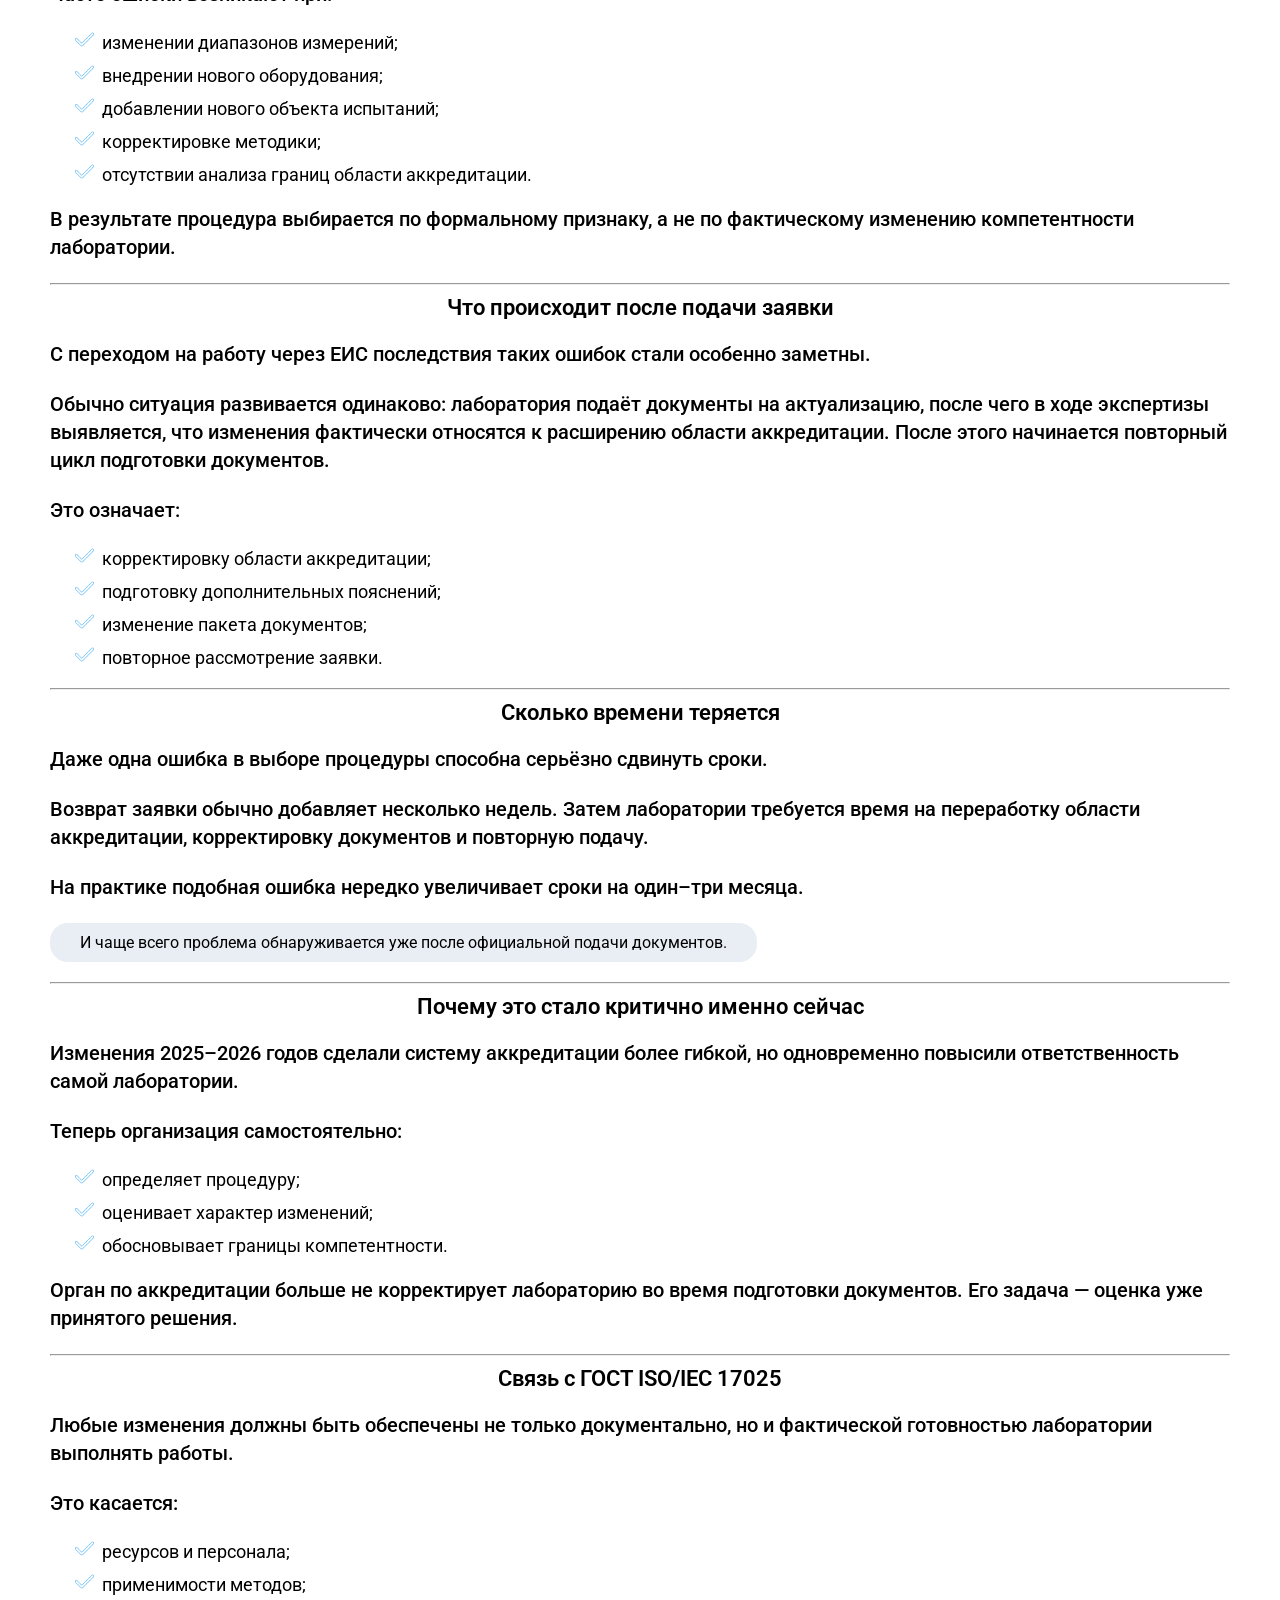
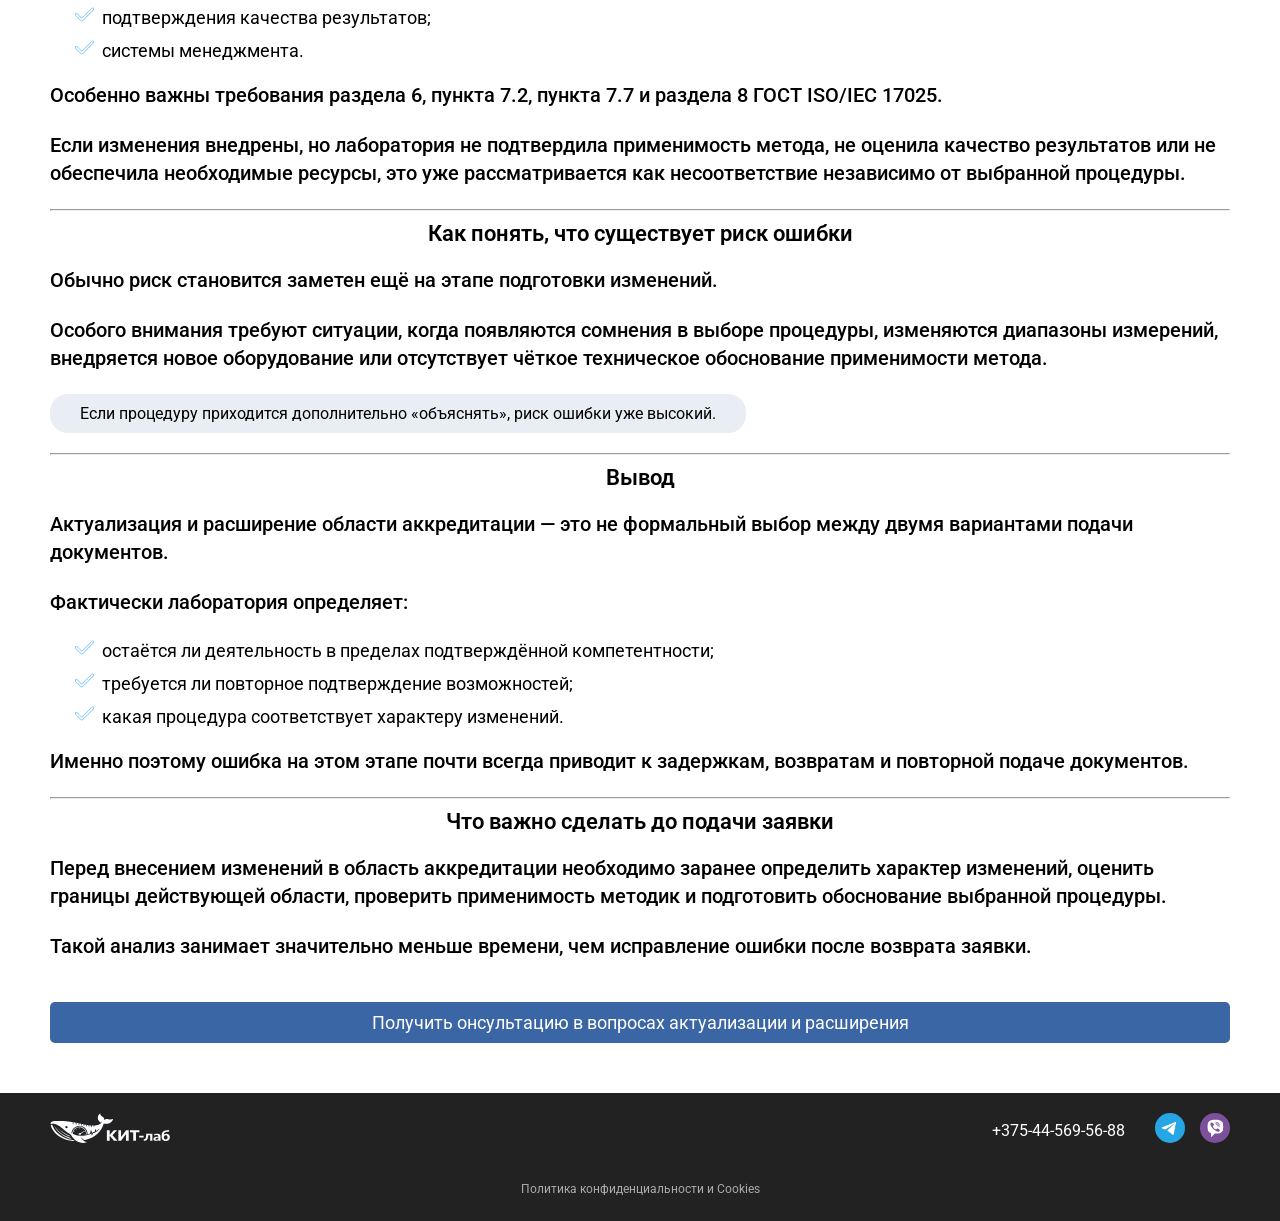
<file: news5.html>
<!DOCTYPE html>
<html lang="ru">

<head>
	<meta charset="UTF-8">
	<meta name="viewport" content="width=device-width, initial-scale=1.0">

	<title>Актуализация или расширение области аккредитации | КИТ-лаб</title>

	<meta name="description"
		content="Как правильно выбрать между актуализацией и расширением области аккредитации и избежать возврата документов и потери времени.">
	<meta name="keywords" content="актуализация области аккредитации, расширение области аккредитации, ISO 17025">
	<meta property="og:type" content="website">
	<meta property="og:title" content="Актуализация или расширение области аккредитации | КИТ-лаб">
	<meta property="og:description"
		content="Как избежать ошибок при выборе между актуализацией и расширением области аккредитации лаборатории.">
	<meta property="og:image" content="https://kit-lab.by/img/preview.jpg">
	<meta property="og:image:width" content="1200">
	<meta property="og:image:height" content="630">
	<meta property="og:url" content="https://kit-lab.by/news5.html">
	<link rel="icon" href="/favicon.ico" sizes="any">
	<link rel="icon" type="image/svg+xml" href="/favicon.svg">
	<link rel="canonical" href="https://kit-lab.by/news5.html">
	<link rel="preconnect" href="https://fonts.googleapis.com">
	<link rel="preconnect" href="https://fonts.gstatic.com" crossorigin>
	<link href="https://fonts.googleapis.com/css2?family=Roboto:ital,wght@0,100..900;1,100..900&display=swap"
		rel="stylesheet">
	<link rel="stylesheet" href="./css/style.css">
	<link rel="stylesheet" href="./css/article.css">
	<script type="application/ld+json">
{
  "@context": "https://schema.org",
  "@type": "Article",
  "headline": "Актуализация или расширение области аккредитации",
  "description": "Как избежать ошибок при выборе между актуализацией и расширением области аккредитации.",
  "image": "https://kit-lab.by/img/news/5.webp",
  "author": {
    "@type": "Organization",
    "name": "КИТ-лаб"
  },
  "publisher": {
    "@type": "Organization",
    "name": "КИТ-лаб",
    "logo": {
      "@type": "ImageObject",
      "url": "https://kit-lab.by/img/logo.png"
    }
  },
  "mainEntityOfPage": {
    "@type": "WebPage",
    "@id": "https://kit-lab.by/news5.html"
  }
}
</script>
</head>

<body>
	<header class="header header-bg">
		<div class="container">
			<div class="header-wrapper">
				<a href="index.html" class="header-logo">
					<img class="logo-img" src="./img/logo.png" alt="КИТ-лаб">
				</a>
				<button class="burger" id="burger" aria-label="Открыть меню">
					<span></span>
					<span></span>
					<span></span>
				</button>
				<nav class="menu" id="menu">
					<ul class="menu-list">
						<li class="menu-item"><a href="index.html" class="menulink">Главная</a></li>
						<li class="menu-item"><a href="index.html#area" class="menulink">Услуги</a></li>
						<li class="menu-item"><a href="index.html#about" class="menulink">О нас</a></li>
						<li class="menu-item"><a href="index.html#contact" class="menulink">Контакты</a></li>
						<li class="menu-item"><a href="novosti.html" class="menulink">Статьи</a></li>
					</ul>
				</nav>
			</div>
		</div>
	</header>
	<div class="wrap">
		<main class="main">
			<div class="container">
				<nav aria-label="breadcrumb" class="breadcrumb">
					<ol>
						<li><a href="index.html">главная</a></li>
						<li><a href="novosti.html">статьи</a></li>
						<li><span aria-current="page">Актуализация или расширение области аккредитации: ошибка, которая
								переносит сроки на месяцы</span>
						</li>
					</ol>
				</nav>
				<article class="article">
					<header class="article__header">
						<h1 class="article__title">
							Актуализация или расширение области аккредитации: ошибка, которая переносит сроки на месяцы
						</h1>
					</header>

					<section class="article__section img-box">
						<div class="article-img-wrap">
							<p class="article__text">Одной из самых частых причин возврата заявок остаётся неправильный выбор
								между актуализацией и расширением области аккредитации.
							</p>
							<p class="article__text">При этом проблема обычно возникает не из-за незнания процедуры. Ошибка
								появляется на этапе оценки самих изменений, когда лаборатория считает, что работает в пределах
								действующей области, хотя фактически уже выходит за её границы.
							</p>
							<p class="article__text">В результате документы подаются на актуализацию, а в ходе экспертизы
								выясняется, что изменения требуют расширения области аккредитации.
							</p>
							<p class="article__text-subtitle">Именно здесь появляются:</p>
							<ul class="article__list">
								<li class="article__list-item">возвраты заявок;</li>
								<li class="article__list-item">дополнительные запросы; </li>
								<li class="article__list-item">повторная подача документов;</li>
								<li class="article__list-item">потеря нескольких месяцев по срокам. </li>
							</ul>
						</div>
						<img class="article-img" src="img/news/5.webp" alt="Расширение области аккредитации лаборатории"
							loading="lazy" decoding="async">
					</section>

					<section class="article__section">
						<h2 class="article__subtitle">В чём принципиальная разница</h2>
						<div class="article__block">
							<h3 class="article__subheading">Актуализация области аккредитации</h3>

							<p class="article__text-subtitle">Актуализация применяется в случаях, когда изменения происходят
								внутри уже подтверждённой компетентности лаборатории. Обычно это связано с обновлением
								нормативных документов, уточнением методики без изменения сути метода или корректировкой
								параметров в пределах ранее подтверждённых возможностей.
							</p>
							<p class="article__text-subtitle">То есть лаборатория продолжает выполнять деятельность в тех же
								границах, которые уже были оценены органом по аккредитации.</p>
							<p class="article__highlight">Ключевой критерий — изменения не затрагивают пределы подтверждённой
								компетентности.</p>
						</div>

						<hr class="article__divider">

						<div class="article__block">
							<h3 class="article__subheading">Расширение области аккредитации</h3>

							<p class="article__text-subtitle">Расширение требуется тогда, когда лаборатория начинает выполнять
								работы, ранее отсутствовавшие в области аккредитации.
							</p>
							<p class="article__text-subtitle">Речь может идти о внедрении новых методов, новых объектов
								испытаний, изменении диапазонов измерений или использовании нового оборудования для иной области
								применения.</p>
							<p class="article__text-subtitle">В такой ситуации орган по аккредитации оценивает уже новую часть
								деятельности лаборатории.</p>
							<p class="article__highlight">Здесь необходимо повторное подтверждение компетентности.</p>
						</div>

						<hr class="article__divider">
						<div class="article__block">
							<h3 class="article__subheading">Почему возникает большинство ошибок</h3>

							<p class="article__text-subtitle">На практике граница между двумя процедурами не всегда очевидна.

								Особенно сложными становятся ситуации, когда изменения выглядят незначительными только
								формально. Например, метод остаётся тем же по названию, но меняются условия применения,
								диапазоны или объект испытаний.
							</p>
							<p class="article__text-subtitle">Часто ошибки возникают при:</p>
							<ul class="article__list">
								<li class="article__list-item">изменении диапазонов измерений;</li>
								<li class="article__list-item">внедрении нового оборудования;</li>
								<li class="article__list-item">добавлении нового объекта испытаний;</li>
								<li class="article__list-item">корректировке методики;</li>
								<li class="article__list-item">отсутствии анализа границ области аккредитации.</li>
							</ul>
							<p class="article__text-subtitle">В результате процедура выбирается по формальному признаку, а не
								по фактическому изменению компетентности лаборатории.</p>
						</div>

						<hr class="article__divider">
						<div class="article__block">
							<h3 class="article__subheading">Что происходит после подачи заявки</h3>

							<p class="article__text-subtitle">С переходом на работу через ЕИС последствия таких ошибок стали
								особенно заметны.
							</p>
							<p class="article__text-subtitle">Обычно ситуация развивается одинаково: лаборатория подаёт
								документы на актуализацию, после чего в ходе экспертизы выявляется, что изменения фактически
								относятся к расширению области аккредитации. После этого начинается повторный цикл подготовки
								документов.</p>
							<p class="article__text-subtitle">Это означает:</p>
							<ul class="article__list">
								<li class="article__list-item">корректировку области аккредитации;</li>
								<li class="article__list-item">подготовку дополнительных пояснений;</li>
								<li class="article__list-item">изменение пакета документов;</li>
								<li class="article__list-item">повторное рассмотрение заявки.</li>
							</ul>
						</div>

						<hr class="article__divider">
						<div class="article__block">
							<h3 class="article__subheading">Сколько времени теряется</h3>

							<p class="article__text-subtitle">Даже одна ошибка в выборе процедуры способна серьёзно сдвинуть
								сроки.
							</p>
							<p class="article__text-subtitle">Возврат заявки обычно добавляет несколько недель. Затем
								лаборатории требуется время на переработку области аккредитации, корректировку документов и
								повторную подачу.</p>
							<p class="article__text-subtitle">На практике подобная ошибка нередко увеличивает сроки на один–три
								месяца.</p>
							<p class="article__highlight">И чаще всего проблема обнаруживается уже после официальной подачи
								документов.</p>
						</div>
						<hr class="article__divider">
						<div class="article__block">
							<h3 class="article__subheading">Почему это стало критично именно сейчас</h3>

							<p class="article__text-subtitle">Изменения 2025–2026 годов сделали систему аккредитации более
								гибкой, но одновременно повысили ответственность самой лаборатории.
							</p>
							<p class="article__text-subtitle">Теперь организация самостоятельно:</p>
							<ul class="article__list">
								<li class="article__list-item">определяет процедуру;</li>
								<li class="article__list-item">оценивает характер изменений;</li>
								<li class="article__list-item">обосновывает границы компетентности.
								<li>
							</ul>
							<p class="article__text-subtitle">Орган по аккредитации больше не корректирует лабораторию во время
								подготовки документов. Его задача — оценка уже принятого решения.</p>
						</div>

						<hr class="article__divider">
						<div class="article__block">
							<h3 class="article__subheading">Связь с ГОСТ ISO/IEC 17025</h3>

							<p class="article__text-subtitle">Любые изменения должны быть обеспечены не только документально,
								но и фактической готовностью лаборатории выполнять работы.
							</p>
							<p class="article__text-subtitle">Это касается:</p>
							<ul class="article__list">
								<li class="article__list-item">ресурсов и персонала;</li>
								<li class="article__list-item">применимости методов;</li>
								<li class="article__list-item">подтверждения качества результатов;</li>
								<li class="article__list-item">системы менеджмента.</li>
							</ul>
							<p class="article__text-subtitle">Особенно важны требования раздела 6, пункта 7.2, пункта 7.7 и
								раздела 8 ГОСТ ISO/IEC 17025.</p>
							<p class="article__text-subtitle">Если изменения внедрены, но лаборатория не подтвердила
								применимость метода, не оценила качество результатов или не обеспечила необходимые ресурсы, это
								уже рассматривается как несоответствие независимо от выбранной процедуры.</p>
						</div>
						<hr class="article__divider">
						<div class="article__block">
							<h3 class="article__subheading">Как понять, что существует риск ошибки</h3>

							<p class="article__text-subtitle">Обычно риск становится заметен ещё на этапе подготовки изменений.
							</p>
							<p class="article__text-subtitle">Особого внимания требуют ситуации, когда появляются сомнения в
								выборе процедуры, изменяются диапазоны измерений, внедряется новое оборудование или отсутствует
								чёткое техническое обоснование применимости метода.</p>
							<p class="article__highlight">Если процедуру приходится дополнительно «объяснять», риск ошибки уже
								высокий.</p>
						</div>

						<hr class="article__divider">
						<div class="article__block">
							<h3 class="article__subheading">Вывод</h3>

							<p class="article__text-subtitle">Актуализация и расширение области аккредитации — это не
								формальный выбор между двумя вариантами подачи документов.</p>
							<p class="article__text-subtitle">Фактически лаборатория определяет:</p>
							<ul class="article__list">
								<li class="article__list-item">остаётся ли деятельность в пределах подтверждённой
									компетентности;</li>
								<li class="article__list-item">требуется ли повторное подтверждение возможностей;</li>
								<li class="article__list-item">какая процедура соответствует характеру изменений.
								<li>
							</ul>
							<p class="article__text-subtitle">Именно поэтому ошибка на этом этапе почти всегда приводит к
								задержкам, возвратам и повторной подаче документов.</p>
						</div>

						<hr class="article__divider">
						<div class="article__block">
							<h3 class="article__subheading">Что важно сделать до подачи заявки</h3>

							<p class="article__text-subtitle">Перед внесением изменений в область аккредитации необходимо
								заранее определить характер изменений, оценить границы действующей области, проверить
								применимость методик и подготовить обоснование выбранной процедуры.</p>
							<p class="article__text-subtitle">Такой анализ занимает значительно меньше времени, чем исправление
								ошибки после возврата заявки.</p>
							<a href="index.html#contact" class="article__button">
								Получить онсультацию в вопросах актуализации и расширения</a>
						</div>
					</section>

				</article>
			</div>
		</main>
	</div>
	<footer class="footer">
		<div class="container">
			<div class="footer-wrapper">
				<div class="logo-wrap">
					<a href="index.html">
						<img class="footer-logo" src="./img/logo-header.svg" alt="">
					</a>
				</div>

				<div class="footer-contact">
					<a class="footer-tel" href="tel:+375445695688">+375-44-569-56-88</a>
					<div class="sotial">
						<a href="https://t.me/LabKonsalting" target="_blank">
							<img class="sotial-img" src="./img/icons/telegramm.svg" alt="Telegram КИТ-лаб">
						</a>
						<a href="viber://chat?number=+375445695688" target="_blank">
							<img class="sotial-img" src="./img/icons/viber.svg" alt="Viber КИТ-лаб">
						</a>
					</div>
				</div>
			</div>
			<a class="policy-privacy" href="privacy-policy.html">Политика конфиденциальности и Cookies</a>
		</div>

	</footer>

	<script src="./js/main.js"></script>
</body>

</html>
</file>
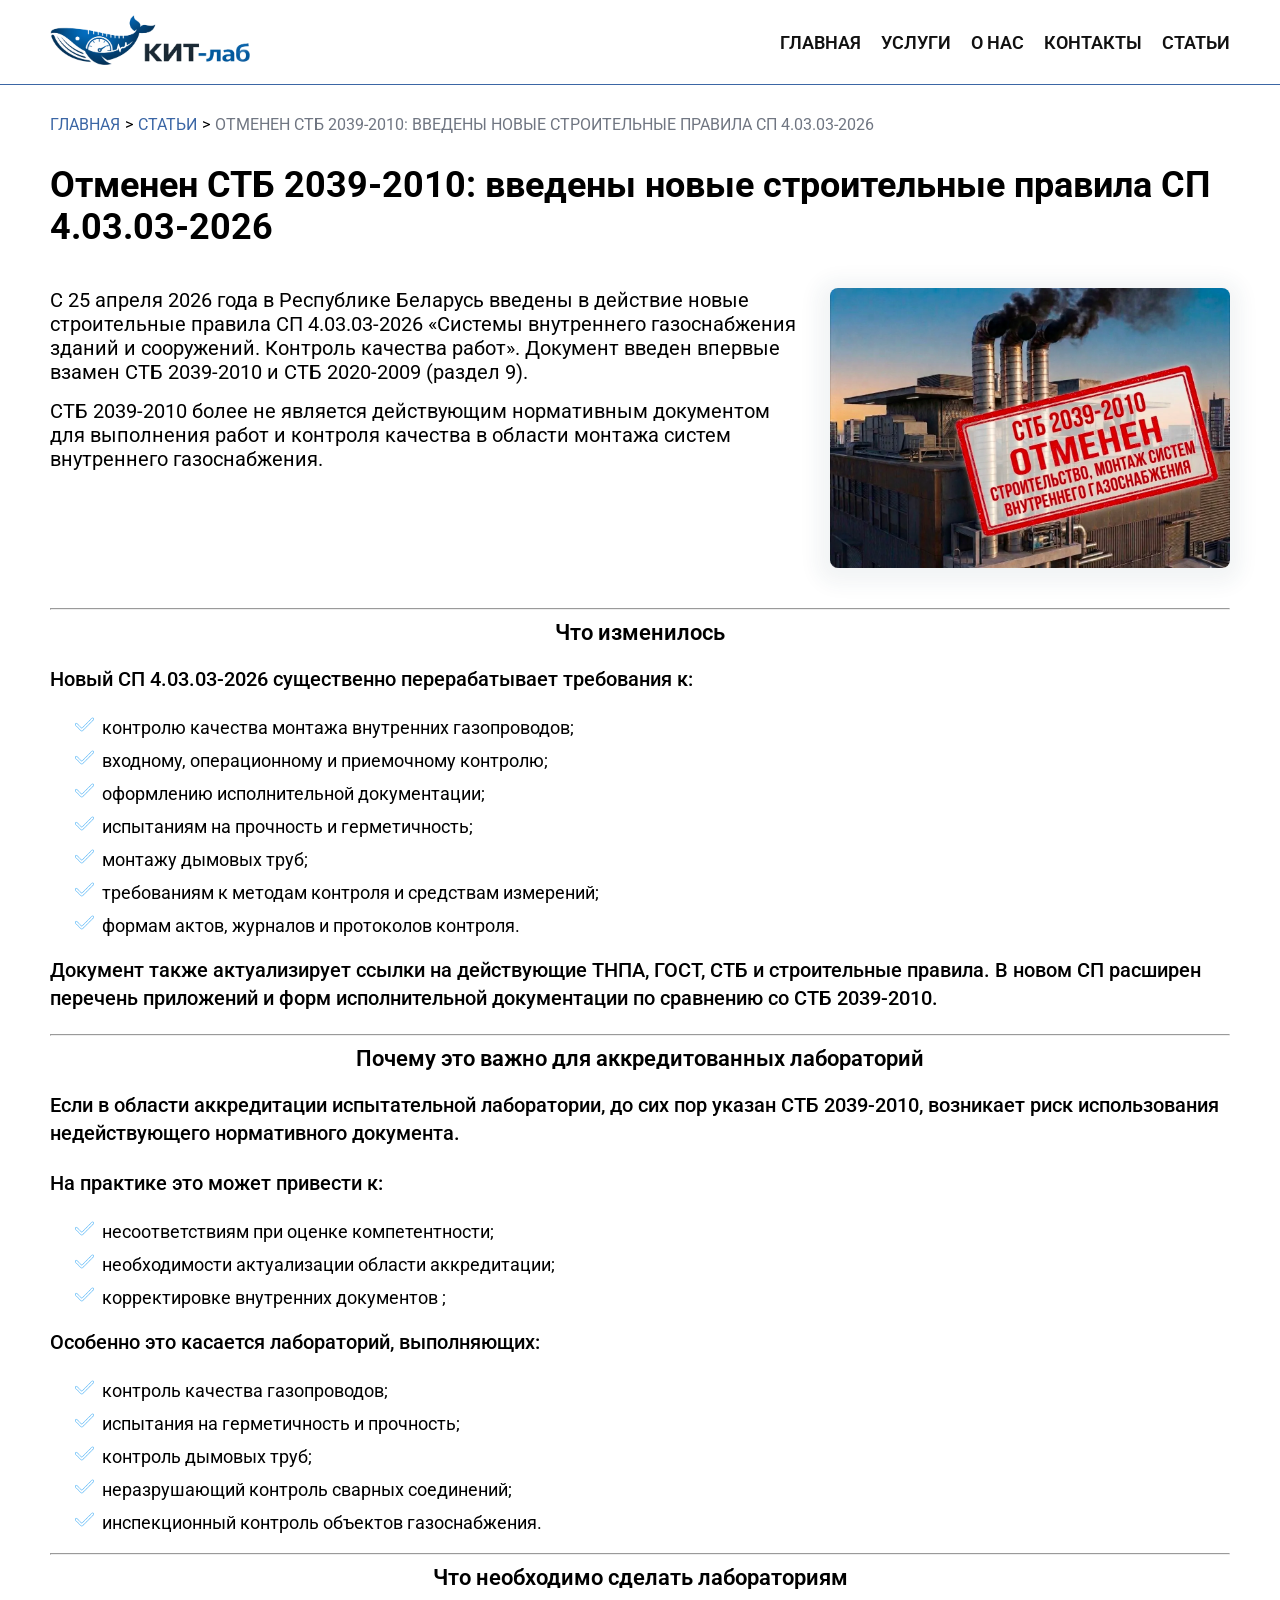
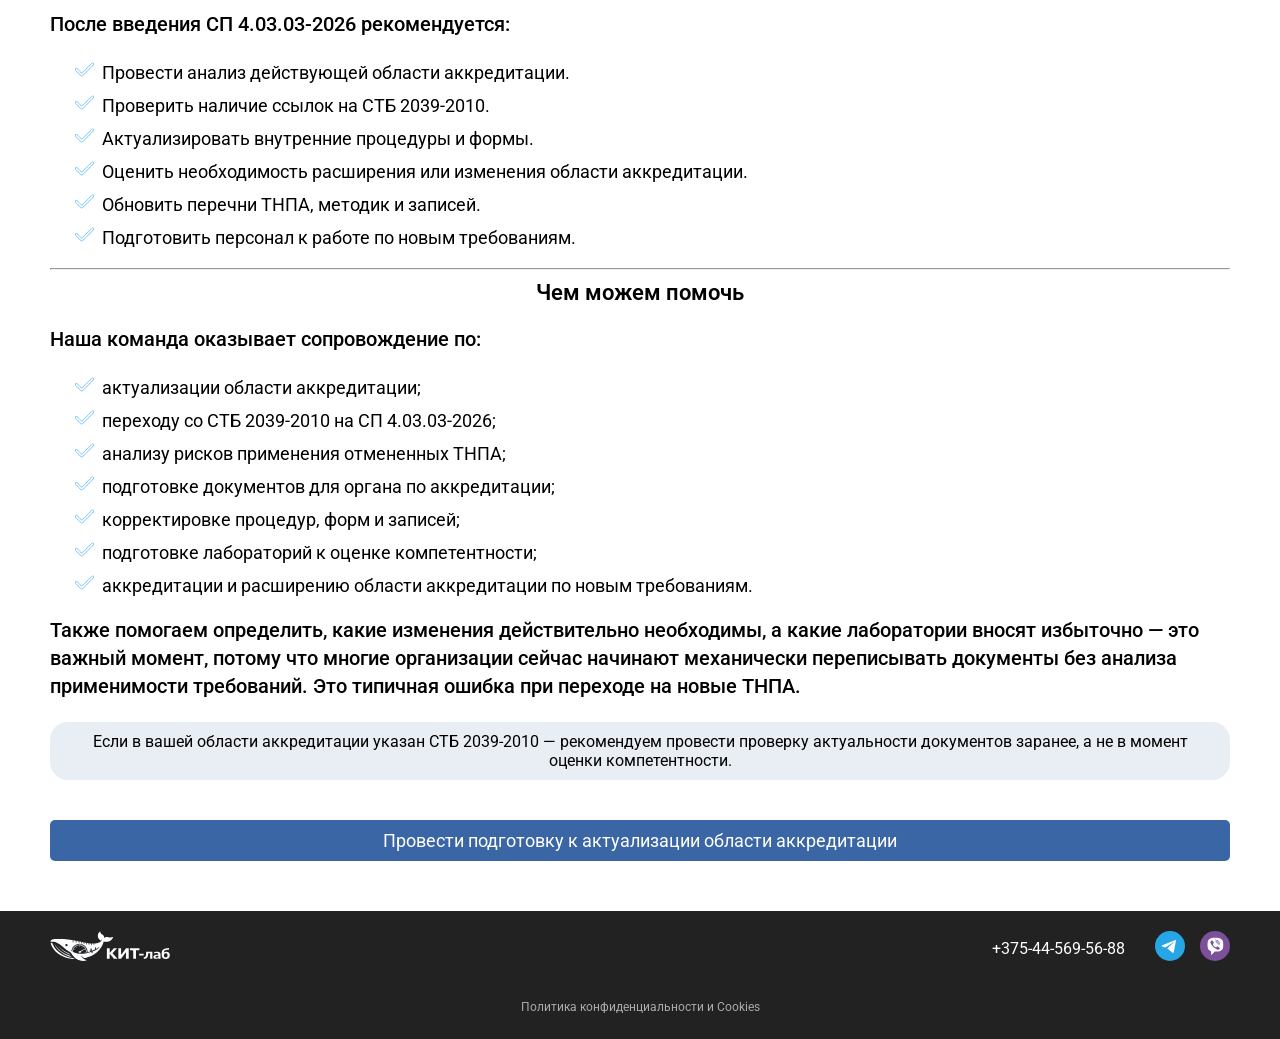
<file: news6.html>
<!DOCTYPE html>
<html lang="ru">

<head>
	<meta charset="UTF-8">
	<meta name="viewport" content="width=device-width, initial-scale=1.0">

	<title>Отменен СТБ 2039-2010: введены новые строительные правила СП 4.03.03-2026</title>

	<meta name="description"
		content="Отмена СТБ 2039-2010 и введение СП 4.03.03-2026: что изменилось для аккредитованных лабораторий, какие риски возникают и что необходимо актуализировать.">
	<meta name="keywords"
		content="СТБ 2039-2010, СП 4.03.03-2026, аккредитация лабораторий, газоснабжение, испытания газопроводов, контроль герметичности, область аккредитации, актуализация области аккредитации, лаборатория газоснабжения, контроль качества газопроводов, ТНПА, ISO 17025">
	<meta property="og:type" content="website">
	<meta property="og:title" content="Отменен СТБ 2039-2010: введены СП 4.03.03-2026 | КИТ-лаб">
	<meta property="og:description"
		content="Что изменилось после введения СП 4.03.03-2026, какие риски возникают для лабораторий и как подготовиться к актуализации области аккредитации.">
	<meta property="og:image" content="https://kit-lab.by/img/preview.jpg">
	<meta property="og:image:width" content="1200">
	<meta property="og:image:height" content="630">
	<meta property="og:url" content="https://kit-lab.by/news6.html">
	<link rel="icon" href="/favicon.ico" sizes="any">
	<link rel="icon" type="image/svg+xml" href="/favicon.svg">
	<link rel="canonical" href="https://kit-lab.by/news6.html">
	<link rel="preconnect" href="https://fonts.googleapis.com">
	<link rel="preconnect" href="https://fonts.gstatic.com" crossorigin>
	<link href="https://fonts.googleapis.com/css2?family=Roboto:ital,wght@0,100..900;1,100..900&display=swap"
		rel="stylesheet">
	<link rel="stylesheet" href="./css/style.css">
	<link rel="stylesheet" href="./css/article.css">
	<script type="application/ld+json">
{
  "@context": "https://schema.org",
  "@type": "Article",
  "headline": "Отменен СТБ 2039-2010: введены новые строительные правила СП 4.03.03-2026",
  "description": "Разбор новых строительных правил СП 4.03.03-2026 и изменений после отмены СТБ 2039-2010.",
  "image": "https://kit-lab.by/img/news/6.webp",
  "author": {
    "@type": "Organization",
    "name": "КИТ-лаб"
  },
  "publisher": {
    "@type": "Organization",
    "name": "КИТ-лаб",
    "logo": {
      "@type": "ImageObject",
      "url": "https://kit-lab.by/img/logo.png"
    }
  },
  "mainEntityOfPage": {
    "@type": "WebPage",
    "@id": "https://kit-lab.by/news6.html"
  }
}
</script>
</head>

<body>
	<header class="header header-bg">
		<div class="container">
			<div class="header-wrapper">
				<a href="index.html" class="header-logo">
					<img class="logo-img" src="./img/logo.png" alt="КИТ-лаб">
				</a>
				<button class="burger" id="burger" aria-label="Открыть меню">
					<span></span>
					<span></span>
					<span></span>
				</button>
				<nav class="menu" id="menu">
					<ul class="menu-list">
						<li class="menu-item"><a href="index.html" class="menulink">Главная</a></li>
						<li class="menu-item"><a href="index.html#area" class="menulink">Услуги</a></li>
						<li class="menu-item"><a href="index.html#about" class="menulink">О нас</a></li>
						<li class="menu-item"><a href="index.html#contact" class="menulink">Контакты</a></li>
						<li class="menu-item"><a href="novosti.html" class="menulink">Статьи</a></li>
					</ul>
				</nav>
			</div>
		</div>
	</header>
	<div class="wrap">
		<main class="main">
			<div class="container">
				<nav aria-label="breadcrumb" class="breadcrumb">
					<ol>
						<li><a href="index.html">главная</a></li>
						<li><a href="novosti.html">статьи</a></li>
						<li><span aria-current="page">Отменен СТБ 2039-2010: введены новые строительные правила СП
								4.03.03-2026</span>
						</li>
					</ol>
				</nav>
				<article class="article">
					<header class="article__header">
						<h1 class="article__title">
							Отменен СТБ 2039-2010: введены новые строительные правила СП 4.03.03-2026
						</h1>
					</header>

					<section class="article__section img-box">
						<div class="article-img-wrap">
							<p class="article__text">С 25 апреля 2026 года в Республике Беларусь введены в действие новые
								строительные правила СП 4.03.03-2026 «Системы внутреннего газоснабжения зданий и сооружений.
								Контроль качества работ». Документ введен впервые взамен СТБ 2039-2010 и СТБ 2020-2009 (раздел
								9).
							</p>
							<p class="article__text">СТБ 2039-2010 более не является действующим нормативным документом для
								выполнения работ и контроля качества в области монтажа систем внутреннего газоснабжения.
							</p>
						</div>
						<img class="article-img" src="img/news/6.webp" alt="Новые строительные правила СП 4.03.03-2026"
							loading="lazy" decoding="async">
					</section>

					<section class="article__section">
						<hr class="article__divider">
						<div class="article__block">
							<h3 class="article__subheading">Что изменилось</h3>
							<p class="article__text-subtitle">Новый СП 4.03.03-2026 существенно перерабатывает требования к:
							</p>
							<ul class="article__list">
								<li class="article__list-item">контролю качества монтажа внутренних газопроводов;</li>
								<li class="article__list-item">входному, операционному и приемочному контролю; </li>
								<li class="article__list-item">оформлению исполнительной документации; </li>
								<li class="article__list-item">испытаниям на прочность и герметичность; </li>
								<li class="article__list-item">монтажу дымовых труб; </li>
								<li class="article__list-item">требованиям к методам контроля и средствам измерений; </li>
								<li class="article__list-item">формам актов, журналов и протоколов контроля. </li>
							</ul>
							<p class="article__text-subtitle">Документ также актуализирует ссылки на действующие ТНПА, ГОСТ,
								СТБ и строительные правила. В новом СП расширен перечень приложений и форм исполнительной
								документации по сравнению со СТБ 2039-2010.</p>
						</div>

						<hr class="article__divider">
						<div class="article__block">
							<h3 class="article__subheading">Почему это важно для аккредитованных лабораторий</h3>
							<p class="article__text-subtitle">Если в области аккредитации испытательной лаборатории, до сих пор
								указан СТБ 2039-2010, возникает риск использования недействующего нормативного документа.</p>
							<p class="article__text-subtitle">На практике это может привести к:</p>
							<ul class="article__list">
								<li class="article__list-item">несоответствиям при оценке компетентности; </li>
								<li class="article__list-item">необходимости актуализации области аккредитации; </li>
								<li class="article__list-item">корректировке внутренних документов ; </li>
							</ul>
							<p class="article__text-subtitle">Особенно это касается лабораторий, выполняющих:</p>
							<ul class="article__list">
								<li class="article__list-item">контроль качества газопроводов; </li>
								<li class="article__list-item">испытания на герметичность и прочность; </li>
								<li class="article__list-item">контроль дымовых труб;</li>
								<li class="article__list-item">неразрушающий контроль сварных соединений;</li>
								<li class="article__list-item">инспекционный контроль объектов газоснабжения. </li>
							</ul>
						</div>

						<hr class="article__divider">
						<div class="article__block">
							<h3 class="article__subheading">Что необходимо сделать лабораториям</h3>
							<p class="article__text-subtitle">После введения СП 4.03.03-2026 рекомендуется:</p>
							<ul class="article__list">
								<li class="article__list-item">Провести анализ действующей области аккредитации. </li>
								<li class="article__list-item">Проверить наличие ссылок на СТБ 2039-2010. </li>
								<li class="article__list-item">Актуализировать внутренние процедуры и формы. </li>
								<li class="article__list-item">Оценить необходимость расширения или изменения области
									аккредитации. </li>
								<li class="article__list-item">Обновить перечни ТНПА, методик и записей. </li>
								<li class="article__list-item">Подготовить персонал к работе по новым требованиям. </li>
							</ul>
						</div>
						<hr class="article__divider">
						<div class="article__block">
							<h3 class="article__subheading">Чем можем помочь</h3>
							<p class="article__text-subtitle">Наша команда оказывает сопровождение по:</p>
							<ul class="article__list">
								<li class="article__list-item">актуализации области аккредитации; </li>
								<li class="article__list-item">переходу со СТБ 2039-2010 на СП 4.03.03-2026; </li>
								<li class="article__list-item">анализу рисков применения отмененных ТНПА; </li>
								<li class="article__list-item">подготовке документов для органа по аккредитации; </li>
								<li class="article__list-item">корректировке процедур, форм и записей; </li>
								<li class="article__list-item">подготовке лабораторий к оценке компетентности; </li>
								<li class="article__list-item">аккредитации и расширению области аккредитации по новым
									требованиям. </li>
							</ul>
							<p class="article__text-subtitle">Также помогаем определить, какие изменения действительно
								необходимы, а какие лаборатории вносят избыточно — это важный момент, потому что многие
								организации сейчас начинают механически переписывать документы без анализа применимости
								требований. Это типичная ошибка при переходе на новые ТНПА.</p>
							<p class="article__highlight">Если в вашей области аккредитации указан СТБ 2039-2010 — рекомендуем
								провести проверку актуальности документов заранее, а не в момент оценки компетентности.</p>
							<a href="index.html#contact" class="article__button">
								Провести подготовку к актуализации области аккредитации</a>
						</div>
					</section>

				</article>
			</div>
		</main>
	</div>
	<footer class="footer">
		<div class="container">
			<div class="footer-wrapper">
				<div class="logo-wrap">
					<a href="index.html">
						<img class="footer-logo" src="./img/logo-header.svg" alt="">
					</a>
				</div>

				<div class="footer-contact">
					<a class="footer-tel" href="tel:+375445695688">+375-44-569-56-88</a>
					<div class="sotial">
						<a href="https://t.me/LabKonsalting" target="_blank">
							<img class="sotial-img" src="./img/icons/telegramm.svg" alt="Telegram КИТ-лаб">
						</a>
						<a href="viber://chat?number=+375445695688" target="_blank">
							<img class="sotial-img" src="./img/icons/viber.svg" alt="Viber КИТ-лаб">
						</a>
					</div>
				</div>
			</div>
			<a class="policy-privacy" href="privacy-policy.html">Политика конфиденциальности и Cookies</a>
		</div>

	</footer>

	<script src="./js/main.js"></script>
</body>

</html>
</file>
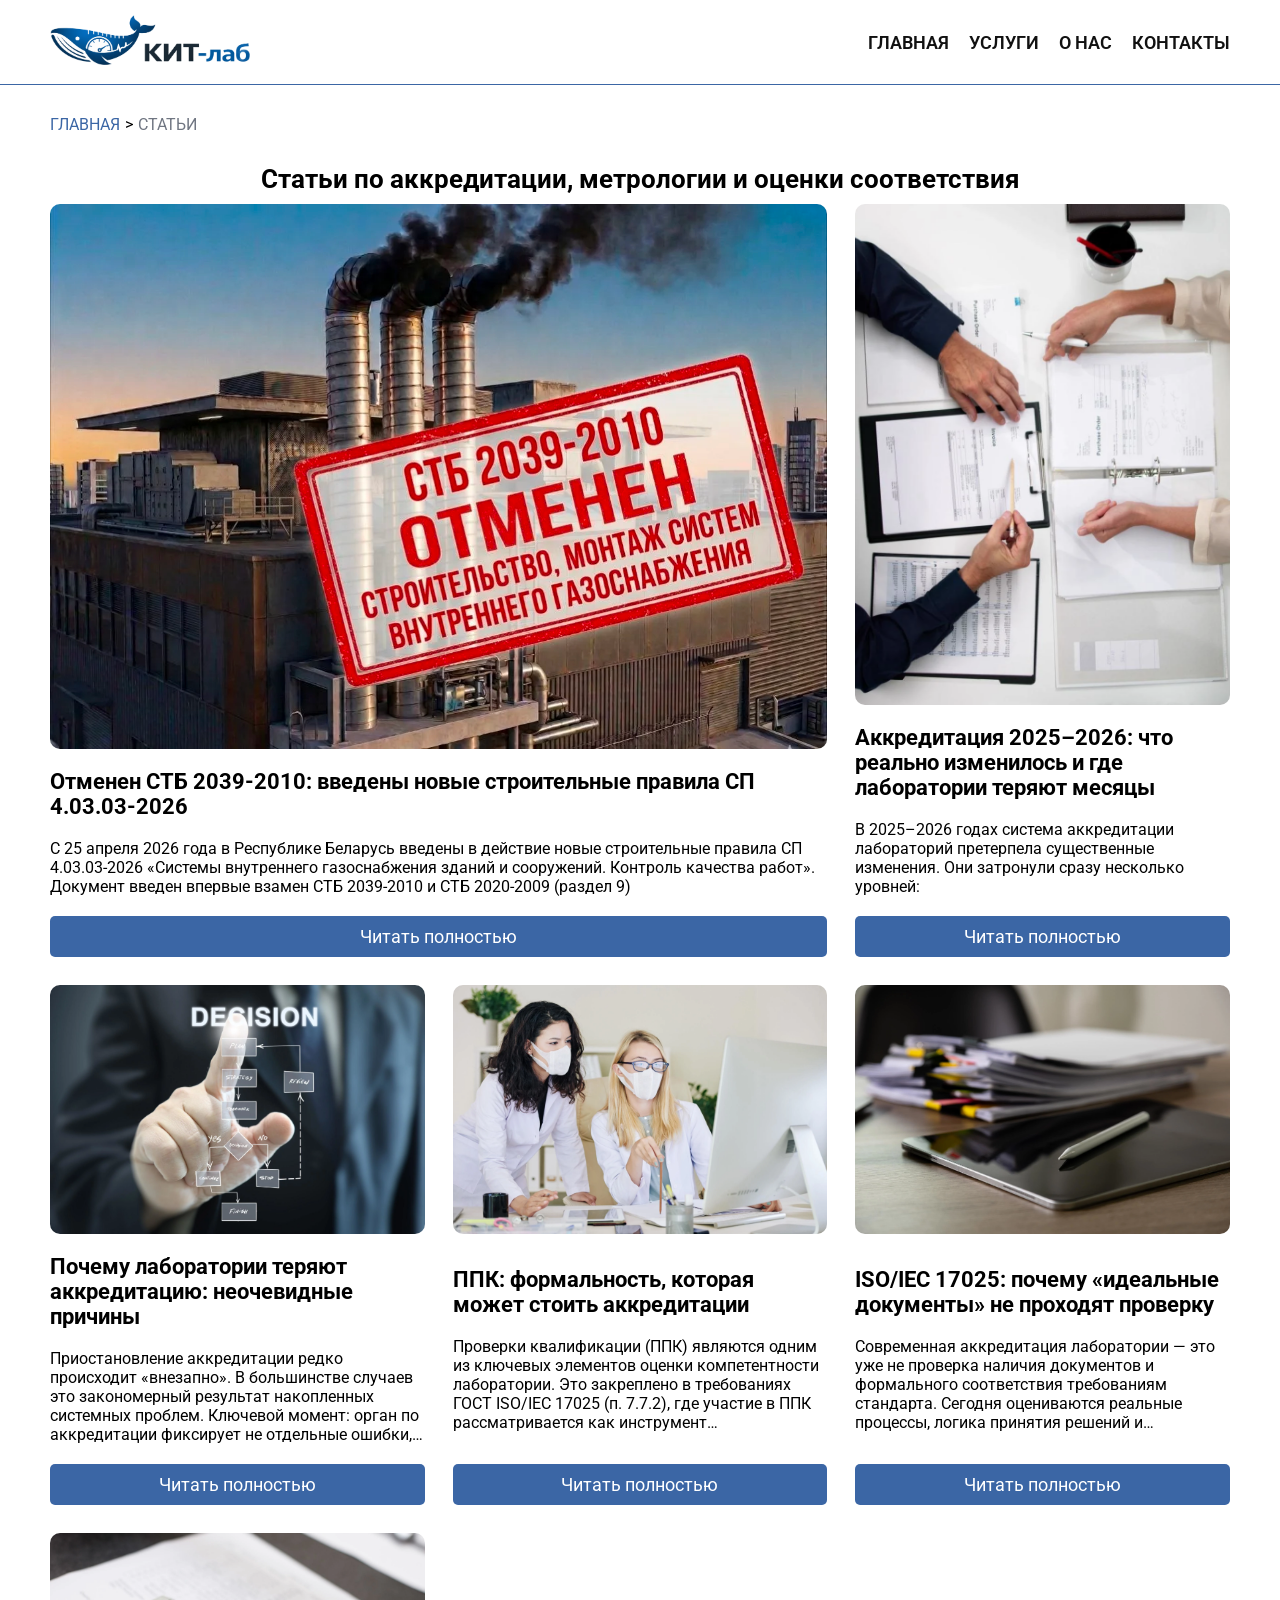
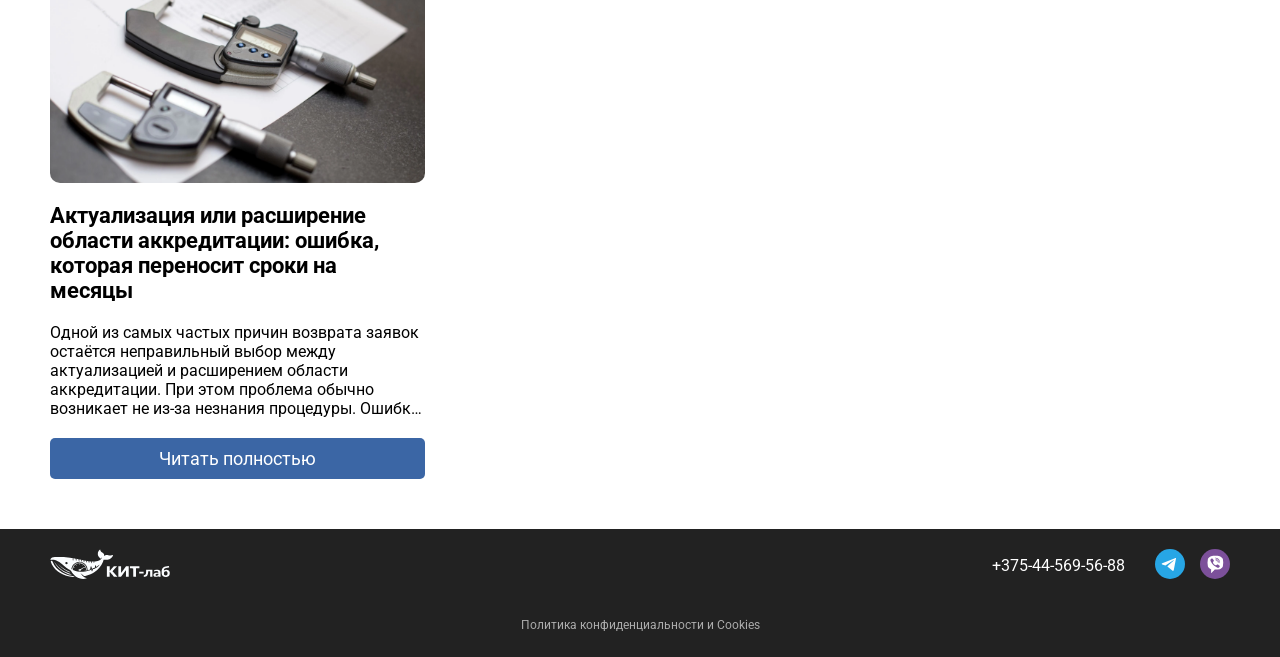
<file: novosti.html>
<!DOCTYPE html>
<html lang="ru">

<head>
	<meta charset="UTF-8">
	<meta name="viewport" content="width=device-width, initial-scale=1.0">

	<title>Статьи по аккредитации лабораторий и ISO/IEC 17025 | КИТ-лаб</title>

	<meta name="description"
		content="Практические статьи по аккредитации лабораторий, ISO/IEC 17025, ППК, метрологии и подтверждению компетентности.">
	<meta name="keywords" content="статьи ISO 17025, аккредитация лабораторий, ППК, метрология, лабораторный консалтинг">
	<meta property="og:type" content="website">
	<meta property="og:title" content="Статьи по аккредитации лабораторий и ISO/IEC 17025 | КИТ-лаб">
	<meta property="og:description"
		content="Практические статьи по ISO/IEC 17025, ППК, метрологии и аккредитации лабораторий.">
	<meta property="og:image" content="https://kit-lab.by/img/preview.jpg">
	<meta property="og:image:width" content="1200">
	<meta property="og:image:height" content="630">
	<meta property="og:url" content="https://kit-lab.by/novosti.html">
	<link rel="icon" href="/favicon.ico" sizes="any">
	<link rel="icon" type="image/svg+xml" href="/favicon.svg">
	<link rel="canonical" href="https://kit-lab.by/novosti.html">
	<link rel="preconnect" href="https://fonts.googleapis.com">
	<link rel="preconnect" href="https://fonts.gstatic.com" crossorigin>
	<link href="https://fonts.googleapis.com/css2?family=Roboto:ital,wght@0,100..900;1,100..900&display=swap"
		rel="stylesheet">
	<link rel="stylesheet" href="./css/style.css">
	<link rel="stylesheet" href="./css/servises.css">
</head>

<body>
	<header class="header header-bg">
		<div class="container">
			<div class="header-wrapper">
				<a href="index.html" class="header-logo">
					<img class="logo-img" src="./img/logo.png" alt="КИТ-лаб">
				</a>
				<button class="burger" id="burger" aria-label="Открыть меню">
					<span></span>
					<span></span>
					<span></span>
				</button>
				<nav class="menu" id="menu">
					<ul class="menu-list">
						<li class="menu-item"><a href="index.html" class="menulink">Главная</a></li>
						<li class="menu-item"><a href="index.html#area" class="menulink">Услуги</a></li>
						<li class="menu-item"><a href="index.html#about" class="menulink">О нас</a></li>
						<li class="menu-item"><a href="index.html#contact" class="menulink">Контакты</a></li>
					</ul>
				</nav>
			</div>
		</div>
	</header>
	<div class="wrap">
		<main class="main">
			<div class="container">
				<nav aria-label="breadcrumb" class="breadcrumb">
					<ol>
						<li><a href="index.html">главная</a></li>
						<li><span aria-current="page">статьи</span></li>
					</ol>
				</nav>
				<h1 class="consalt-title">Статьи по аккредитации, метрологии и оценки соответствия</h1>
				<div class="stoty-wrap">
					<article class="story-box">
						<img class="story-img" src="img/news/6.webp" alt="Новые строительные правила СП 4.03.03-2026"
							loading="lazy" decoding="async">
						<div class="story-info">
							<h3 class="story-title">Отменен СТБ 2039-2010: введены новые строительные правила СП 4.03.03-2026
							</h3>
							<p class="story-text">С 25 апреля 2026 года в Республике Беларусь введены в действие новые
								строительные правила СП 4.03.03-2026 «Системы внутреннего газоснабжения зданий и сооружений.
								Контроль качества работ». Документ введен впервые взамен СТБ 2039-2010 и СТБ 2020-2009 (раздел
								9)
							</p>
						</div>
						<a href="news6.html" class="story-btn">Читать полностью</a>
					</article>
					<article class="story-box">
						<img class="story-img" src="img/news/1.webp" alt="Изменения в аккредитации лабораторий 2025-2026"
							loading="lazy" decoding="async">
						<div class="story-info">
							<h3 class="story-title">Аккредитация 2025–2026: что реально изменилось и где лаборатории
								теряют месяцы</h3>
							<p class="story-text">В 2025–2026 годах система аккредитации лабораторий претерпела
								существенные изменения.
								Они затронули сразу несколько уровней:
							</p>
						</div>
						<a href="news1.html" class="story-btn">Читать полностью</a>
					</article>
					<article class="story-box">
						<img class="story-img" src="img/news/2.webp" alt="Причины потери аккредитации лабораторий"
							loading="lazy" decoding="async">
						<div class="story-info">
							<h3 class="story-title">Почему лаборатории теряют аккредитацию: неочевидные причины</h3>
							<p class="story-text">Приостановление аккредитации редко происходит «внезапно».
								В большинстве случаев это закономерный результат накопленных системных проблем. Ключевой момент:
								орган по аккредитации фиксирует не отдельные ошибки, а несоответствие системы в целом.

							</p>
						</div>
						<a href="news2.html" class="story-btn">Читать полностью</a>
					</article>
					<article class="story-box">
						<img class="story-img" src="img/news/3.webp" alt="Проверки квалификации лабораторий ППК"
							loading="lazy" decoding="async">
						<div class="story-info">
							<h3 class="story-title">ППК: формальность, которая может стоить аккредитации</h3>
							<p class="story-text">Проверки квалификации (ППК) являются одним из ключевых элементов
								оценки компетентности лаборатории.
								Это закреплено в требованиях ГОСТ ISO/IEC 17025 (п. 7.7.2), где участие в ППК
								рассматривается как инструмент подтверждения
							</p>
						</div>
						<a href="news3.html" class="story-btn">Читать полностью</a>
					</article>
					<article class="story-box">
						<img class="story-img" src="img/news/4.webp" alt="Проверка системы менеджмента ISO IEC 17025"
							loading="lazy" decoding="async">
						<div class="story-info">
							<h3 class="story-title">ISO/IEC 17025: почему «идеальные документы» не проходят проверку</h3>
							<p class="story-text">Современная аккредитация лаборатории — это уже не проверка наличия документов
								и формального соответствия требованиям стандарта. Сегодня оцениваются реальные процессы, логика
								принятия решений и способность лаборатории обеспечивать достоверность результатов. Документация
								рассматривается только как отражение действующей системы менеджмента. Если система фактически не
								работает, наличие идеально оформленных документов не спасает от замечаний.
							</p>
						</div>
						<a href="news4.html" class="story-btn">Читать полностью</a>
					</article>
					<article class="story-box">
						<img class="story-img" src="img/news/5.webp" alt="Расширение области аккредитации лаборатории"
							loading="lazy" decoding="async">
						<div class="story-info">
							<h3 class="story-title">Актуализация или расширение области аккредитации: ошибка, которая переносит
								сроки на месяцы</h3>
							<p class="story-text">Одной из самых частых причин возврата заявок остаётся неправильный выбор
								между актуализацией и расширением области аккредитации.

								При этом проблема обычно возникает не из-за незнания процедуры. Ошибка появляется на этапе
								оценки самих изменений, когда лаборатория считает, что работает в пределах действующей области,
								хотя фактически уже выходит за её границы.
							</p>
						</div>
						<a href="news5.html" class="story-btn">Читать полностью</a>
					</article>
				</div>
			</div>
		</main>
	</div>
	<footer class="footer">
		<div class="container">
			<div class="footer-wrapper">
				<div class="logo-wrap">
					<a href="index.html">
						<img class="footer-logo" src="./img/logo-header.svg" alt="">
					</a>
				</div>

				<div class="footer-contact">
					<a class="footer-tel" href="tel:+375445695688">+375-44-569-56-88</a>
					<div class="sotial">
						<a href="https://t.me/LabKonsalting" target="_blank">
							<img class="sotial-img" src="./img/icons/telegramm.svg" alt="Telegram КИТ-лаб">
						</a>
						<a href="viber://chat?number=+375445695688" target="_blank">
							<img class="sotial-img" src="./img/icons/viber.svg" alt="Viber КИТ-лаб">
						</a>
					</div>
				</div>
			</div>
			<a class="policy-privacy" href="privacy-policy.html">Политика конфиденциальности и Cookies</a>
		</div>

	</footer>

	<script src="./js/main.js"></script>
</body>

</html>
</file>
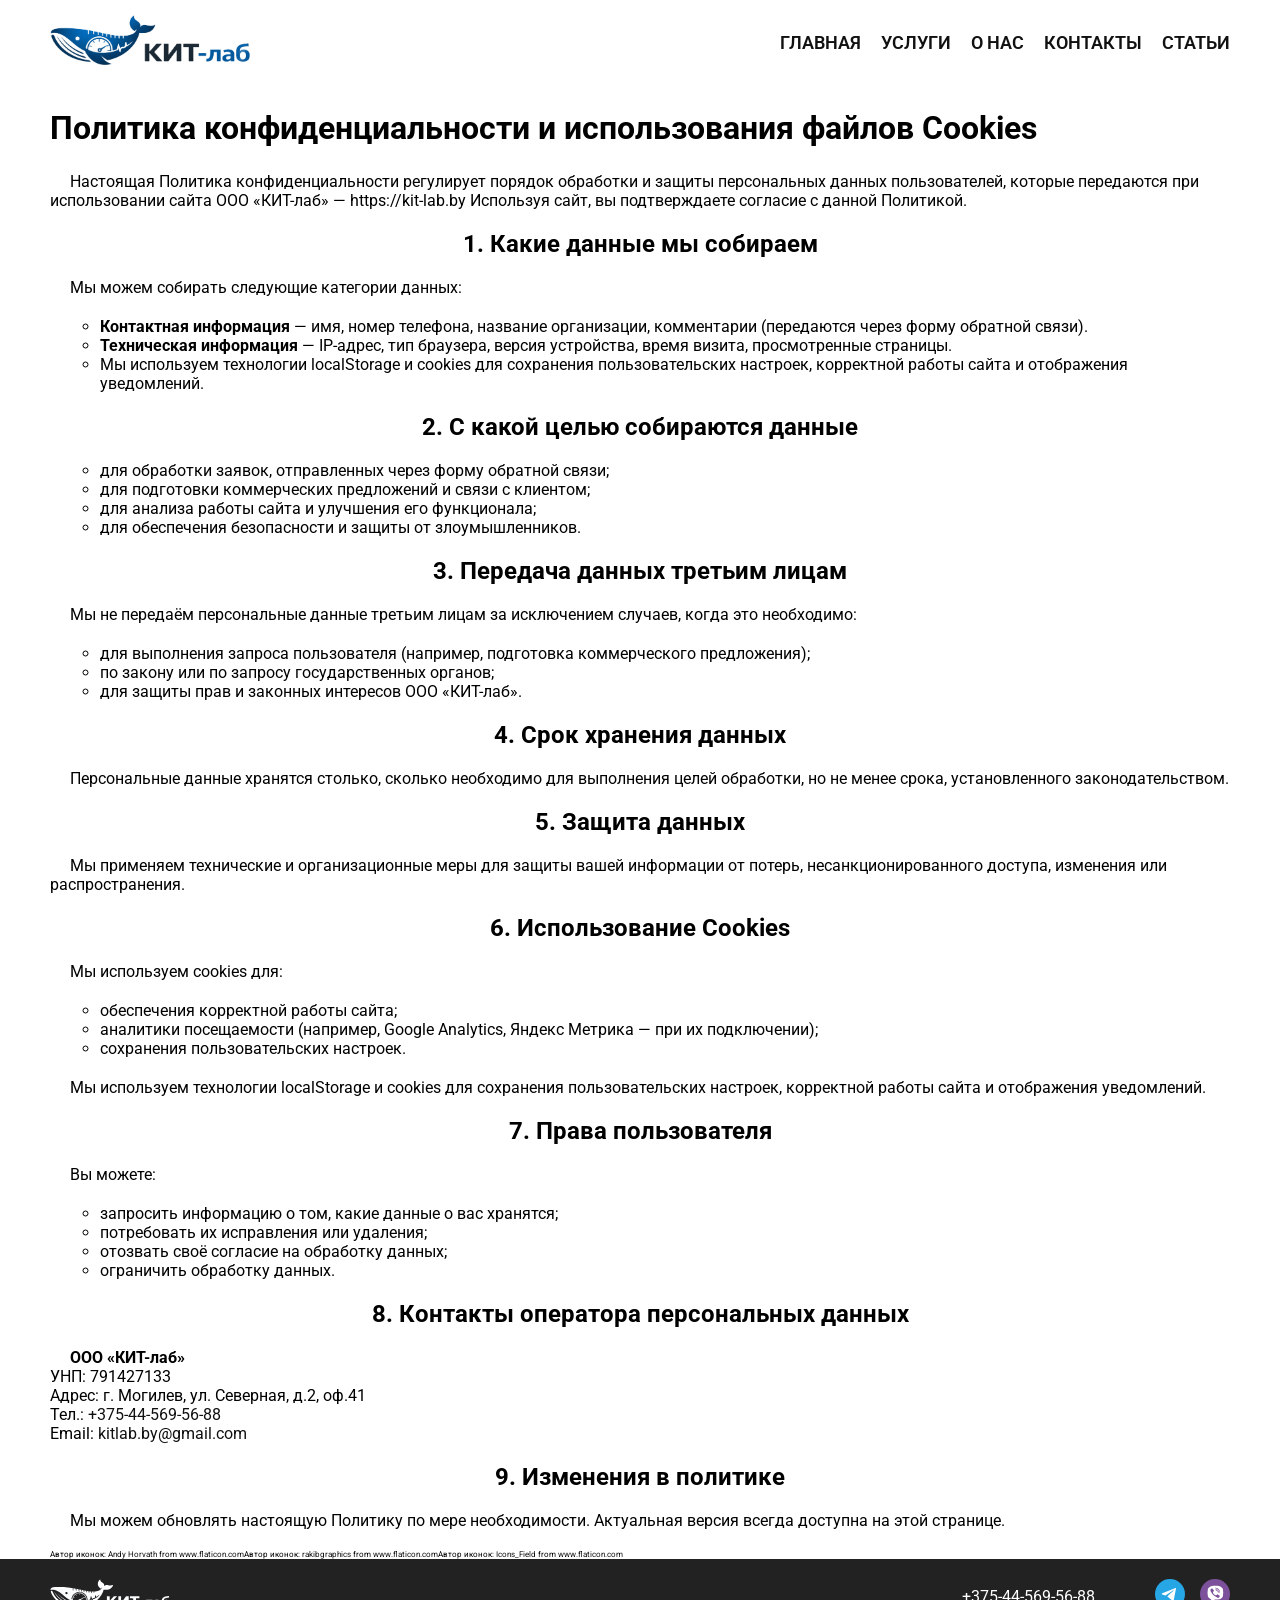
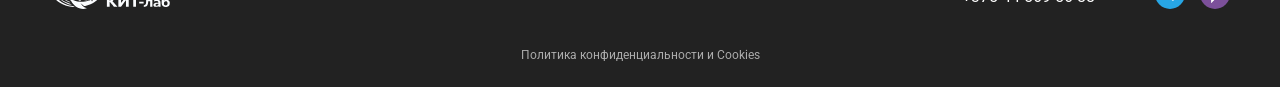
<file: privacy-policy.html>
<!DOCTYPE html>
<html lang="en">

<head>
	<meta charset="UTF-8">
	<meta name="viewport" content="width=device-width, initial-scale=1.0">

	<title>Политика конфиденциальности | КИТ-лаб</title>

	<meta name="description"
		content="Политика конфиденциальности и обработки персональных данных ООО «КИТ-лаб». Информация об использовании cookies и обработке данных пользователей сайта.">
	<meta name="keywords" content="политика конфиденциальности, cookies, обработка персональных данных, КИТ-лаб">
	<meta property="og:type" content="website">
	<meta property="og:title" content="Политика конфиденциальности | КИТ-лаб">
	<meta property="og:description"
		content="Политика обработки персональных данных и использования cookies сайта КИТ-лаб.">
	<meta property="og:image" content="https://kit-lab.by/img/preview.jpg">
	<meta property="og:image:width" content="1200">
	<meta property="og:image:height" content="630">
	<meta property="og:url" content="https://kit-lab.by/privacy-policy.html">
	<link rel="icon" href="/favicon.ico" sizes="any">
	<link rel="icon" type="image/svg+xml" href="/favicon.svg">
	<link rel="canonical" href="https://kit-lab.by/privacy-policy.html">
	<link rel="preconnect" href="https://fonts.googleapis.com">
	<link rel="preconnect" href="https://fonts.gstatic.com" crossorigin>
	<link href="https://fonts.googleapis.com/css2?family=Roboto:ital,wght@0,100..900;1,100..900&display=swap"
		rel="stylesheet">
	<link rel="stylesheet" href="./css/style.css">
</head>

<body>
	<header class="header">
		<div class="container">
			<div class="header-wrapper">
				<a href="index.html" class="header-logo">
					<img class="logo-img" src="./img/logo.png" alt="КИТ-лаб">
				</a>
				<button class="burger" id="burger" aria-label="Открыть меню">
					<span></span>
					<span></span>
					<span></span>
				</button>
				<nav class="menu" id="menu">
					<ul class="menu-list">
						<li class="menu-item"><a href="index.html" class="menulink">Главная</a></li>
						<li class="menu-item"><a href="index.html#area" class="menulink">Услуги</a></li>
						<li class="menu-item"><a href="index.html#about" class="menulink">О нас</a></li>
						<li class="menu-item"><a href="index.html#contact" class="menulink">Контакты</a></li>
						<li class="menu-item"><a href="novosti.html" class="menulink">Статьи</a></li>
					</ul>
				</nav>
			</div>
		</div>
	</header>
	<main class="main">
		<div class="container">
			<div class="privacy-wrapper">
				<h1>Политика конфиденциальности и использования файлов Cookies</h1>

				<p>
					Настоящая Политика конфиденциальности регулирует порядок обработки и защиты персональных данных
					пользователей,
					которые передаются при использовании сайта ООО «КИТ-лаб» — https://kit-lab.by
					Используя сайт, вы подтверждаете согласие с данной Политикой.
				</p>

				<h2>1. Какие данные мы собираем</h2>
				<p>Мы можем собирать следующие категории данных:</p>
				<ul>
					<li><strong>Контактная информация</strong> — имя, номер телефона, название организации, комментарии
						(передаются
						через форму обратной связи).</li>
					<li><strong>Техническая информация</strong> — IP-адрес, тип браузера, версия устройства, время визита,
						просмотренные страницы.</li>
					<li>Мы используем технологии localStorage и cookies для сохранения пользовательских настроек, корректной
						работы сайта и отображения уведомлений.</li>
				</ul>

				<h2>2. С какой целью собираются данные</h2>
				<ul>
					<li>для обработки заявок, отправленных через форму обратной связи;</li>
					<li>для подготовки коммерческих предложений и связи с клиентом;</li>
					<li>для анализа работы сайта и улучшения его функционала;</li>
					<li>для обеспечения безопасности и защиты от злоумышленников.</li>
				</ul>

				<h2>3. Передача данных третьим лицам</h2>
				<p>
					Мы не передаём персональные данные третьим лицам за исключением случаев, когда это необходимо:
				</p>
				<ul>
					<li>для выполнения запроса пользователя (например, подготовка коммерческого предложения);</li>
					<li>по закону или по запросу государственных органов;</li>
					<li>для защиты прав и законных интересов ООО «КИТ-лаб».</li>
				</ul>

				<h2>4. Срок хранения данных</h2>
				<p>Персональные данные хранятся столько, сколько необходимо для выполнения целей обработки, но не менее
					срока,
					установленного законодательством.</p>

				<h2>5. Защита данных</h2>
				<p>
					Мы применяем технические и организационные меры для защиты вашей информации от потерь,
					несанкционированного доступа, изменения или распространения.
				</p>

				<h2>6. Использование Cookies</h2>
				<p>Мы используем cookies для:</p>
				<ul>
					<li>обеспечения корректной работы сайта;</li>
					<li>аналитики посещаемости (например, Google Analytics, Яндекс Метрика — при их подключении);</li>
					<li>сохранения пользовательских настроек.</li>
				</ul>
				<p>
					Мы используем технологии localStorage и cookies для сохранения пользовательских настроек, корректной
					работы сайта и отображения уведомлений.
				</p>

				<h2>7. Права пользователя</h2>
				<p>Вы можете:</p>
				<ul>
					<li>запросить информацию о том, какие данные о вас хранятся;</li>
					<li>потребовать их исправления или удаления;</li>
					<li>отозвать своё согласие на обработку данных;</li>
					<li>ограничить обработку данных.</li>
				</ul>

				<h2>8. Контакты оператора персональных данных</h2>
				<p>
					<strong>ООО «КИТ-лаб»</strong><br>
					УНП: 791427133<br>
					Адрес: г. Могилев, ул. Северная, д.2, оф.41<br>
					Тел.: <a href="tel:+375445695688">+375-44-569-56-88</a><br>
					Email: <a href="mailto:kitlab.by@gmail.com">kitlab.by@gmail.com</a>
				</p>

				<h2>9. Изменения в политике</h2>
				<p>
					Мы можем обновлять настоящую Политику по мере необходимости.
					Актуальная версия всегда доступна на этой странице.
				</p>
			</div>
			<div class="aftor-box">
				<div class="aftor">Автор иконок: <a href="https://www.flaticon.com/ru/authors/andy-horvath"
						title="Andy Horvath">Andy Horvath</a> from <a href="https://www.flaticon.com/ru/"
						title="Flaticon">www.flaticon.com</a></div>
				<div class="aftor">Автор иконок: <a href="https://www.flaticon.com/ru/authors/rakibgraphics"
						title="rakibgraphics">rakibgraphics</a> from <a href="https://www.flaticon.com/ru/"
						title="Flaticon">www.flaticon.com</a></div>
				<div class="aftor">Автор иконок: <a href="https://www.flaticon.com/ru/authors/icons-field"
						title="Icons_Field">Icons_Field</a> from <a href="https://www.flaticon.com/ru/"
						title="Flaticon">www.flaticon.com</a></div>
			</div>

		</div>

	</main>
	<footer class="footer">
		<div class="container">
			<div class="footer-wrapper">
				<div class="logo-wrap">
					<a href="">
						<img class="footer-logo" src="./img/logo-header.svg" alt="">
					</a>
				</div>

				<div class="footer-contact">
					<a class="footer-tel" href="tel:+375445695688">+375-44-569-56-88</a><br>
					<div class="sotial">
						<a href="https://t.me/LabKonsalting" target="_blank">
							<img class="sotial-img" src="./img/icons/telegramm.svg" alt="Telegram КИТ-лаб">
						</a>
						<a href="viber://chat?number=+375445695688" target="_blank">
							<img class="sotial-img" src="./img/icons/viber.svg" alt="Viber КИТ-лаб">
						</a>
					</div>
				</div>
			</div>

		</div>
		<span></span>
		<a class="policy-privacy" href="privacy-policy.html">Политика конфиденциальности и Cookies</a>
	</footer>
</body>

</html>
</file>
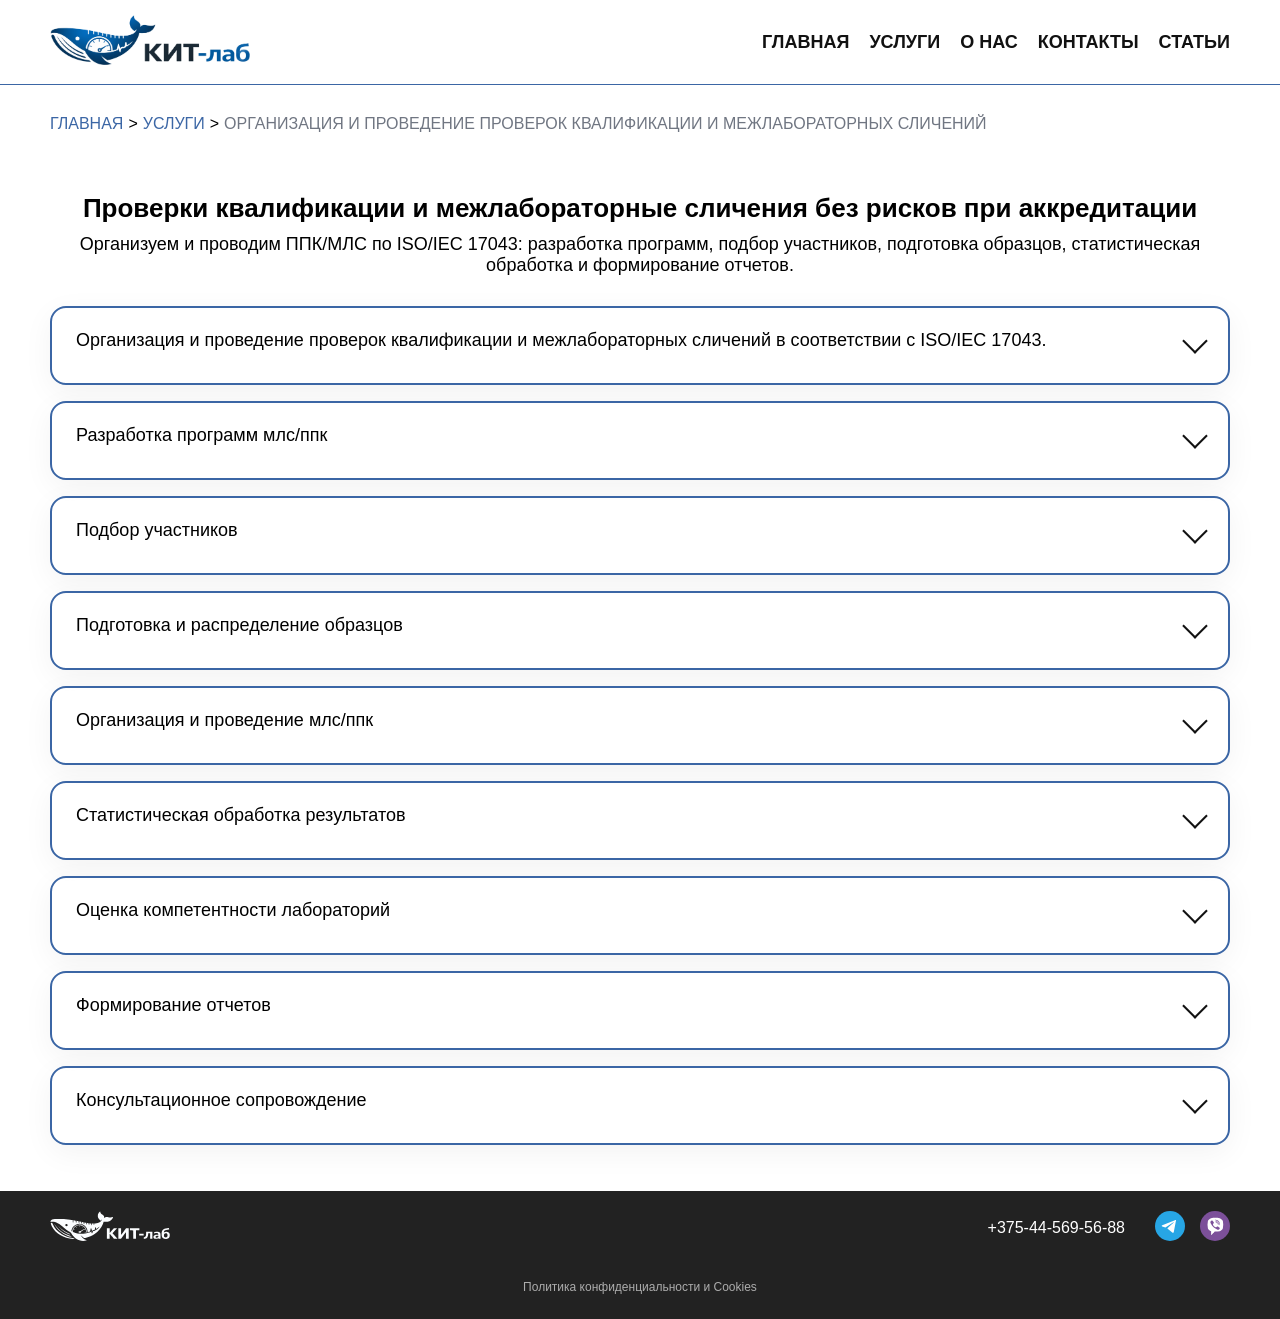
<file: provider.html>
<!DOCTYPE html>
<html lang="ru">

<head>
	<meta charset="UTF-8">
	<meta name="viewport" content="width=device-width, initial-scale=1.0">

	<title>Проверки квалификации и межлабораторные сличения | КИТ-лаб</title>

	<meta name="description"
		content="Организация и проведение ППК и межлабораторных сличений по ISO/IEC 17043. Разработка программ, статистическая обработка и подготовка отчетов.">
	<meta name="keywords" content="ППК, межлабораторные сличения, ISO 17043, проверки квалификации, МЛС лабораторий">
	<meta property="og:type" content="website">
	<meta property="og:title" content="Метрологическое обеспечение лабораторий | КИТ-лаб">
	<meta property="og:description"
		content="Подбор оборудования, метрологический аудит, поверка и калибровка средств измерений, сопровождение лабораторий.">
	<meta property="og:image" content="https://kit-lab.by/img/preview.jpg">
	<meta property="og:image:width" content="1200">
	<meta property="og:image:height" content="630">
	<meta property="og:url" content="https://kit-lab.by/provider.html">
	<link rel="icon" href="/favicon.ico" sizes="any">
	<link rel="icon" type="image/svg+xml" href="/favicon.svg">
	<link rel="canonical" href="https://kit-lab.by/provider.html">
	<link rel="preconnect" href="https://fonts.googleapis.com">
	<link rel="preconnect" href="https://fonts.gstatic.com" crossorigin>
	<link href="https://fonts.googleapis.com/css2?family=IBM+Plex+Serif:wght@300;400;500;600;700&display=swap"
		rel="stylesheet">
	<link rel="stylesheet" href="./css/style.css">
	<link rel="stylesheet" href="./css/servises.css">
	<script type="application/ld+json">
{
  "@context": "https://schema.org",
  "@type": "Service",
  "serviceType": "Проверки квалификации и межлабораторные сличения",
  "provider": {
    "@type": "Organization",
    "name": "КИТ-лаб"
  },
  "url": "https://kit-lab.by/provider.html",
  "description": "Организация и проведение ППК и МЛС по ISO/IEC 17043."
}
</script>
</head>

<body>
	<header class="header header-bg">
		<div class="container">
			<div class="header-wrapper">
				<a href="index.html" class="header-logo">
					<img class="logo-img" src="./img/logo.png" alt="КИТ-лаб">
				</a>
				<button class="burger" id="burger" aria-label="Открыть меню">
					<span></span>
					<span></span>
					<span></span>
				</button>
				<nav class="menu" id="menu">
					<ul class="menu-list">
						<li class="menu-item"><a href="index.html" class="menulink">Главная</a></li>
						<li class="menu-item"><a href="index.html#area" class="menulink">Услуги</a></li>
						<li class="menu-item"><a href="index.html#about" class="menulink">О нас</a></li>
						<li class="menu-item"><a href="index.html#contact" class="menulink">Контакты</a></li>
						<li class="menu-item"><a href="novosti.html" class="menulink">Статьи</a></li>
					</ul>
				</nav>
			</div>
		</div>
	</header>
	<div class="wrap">
		<main class="main">
			<div class="container">
				<nav aria-label="breadcrumb" class="breadcrumb">
					<ol>
						<li><a href="index.html">главная</a></li>
						<li><a href="index.html#area">услуги</a></li>
						<li><span aria-current="page">Организация и проведение проверок квалификации и межлабораторных
								сличений</span></li>
					</ol>
				</nav>
			</div>

			<section class="consalt">
				<div class="container">
					<h1 class="consalt-title">Проверки квалификации и межлабораторные сличения без рисков при аккредитации
					</h1>
					<h2 class="consalt-sub-title">Организуем и проводим ППК/МЛС по ISO/IEC 17043: разработка программ, подбор
						участников, подготовка образцов, статистическая обработка и формирование отчетов.
					</h2>
					<div class="accordion">
						<div class="accordion-item">
							<button type="button" class="accordion-header">
								<div class="accordion-title">Организация и проведение проверок квалификации и межлабораторных
									сличений в соответствии с ISO/IEC 17043.</div>
								<div class="accordion-icon"></div>
							</button>
							<div class="accordion-body">
								<div class="accordion-inner">
									<p class="inner-foreword">Разработка программ МЛС/ППК с учетом области аккредитации
										лабораторий, подбор участников, подготовка и распределение образцов, статистическая
										обработка результатов и формирование официальных отчетов.</p>
									<p class="inner-title">Результат для лаборатории:</p>
									<ul class="inner-list">
										<li class="inner-item">подтверждение компетентности в рамках области аккредитации;</li>
										<li class="inner-item">выполнение требований органа по аккредитации;</li>
										<li class="inner-item">получение объективной оценки качества результатов;</li>
										<li class="inner-item">выявление проблем в методах и измерениях до проверки;</li>
										<li class="inner-item">снижение риска несоответствий при оценке. </li>
									</ul>
									<a href="index.html#contact" class="accordion-link">Получить консультацию по участию в
										ППК/МЛС</a>
								</div>
							</div>
						</div>
						<div class="accordion-item">
							<button type="button" class="accordion-header">
								<div class="accordion-title">Разработка программ млс/ппк</div>
								<div class="accordion-icon"></div>
							</button>
							<div class="accordion-body">
								<div class="accordion-inner">
									<p class="inner-foreword">Разработка программ с учетом ISO/IEC 17043 и области аккредитации.
									</p>
									<p class="inner-title">В рамках работ:</p>
									<ul class="inner-list">
										<li class="inner-item">определение целей и области; </li>
										<li class="inner-item">формирование показателей и объектов;</li>
										<li class="inner-item">разработка программы; </li>
										<li class="inner-item">определение критериев оценки; </li>
										<li class="inner-item">разработка статистических методов;</li>
										<li class="inner-item">подготовка документации;</li>
										<li class="inner-item">согласование (при необходимости).</li>
									</ul>
									<h3 class="inner-title">Результат:</h3>
									<ul class="inner-list">
										<li class="inner-item">корректно разработанная программа, принимаемая участниками и
											органами по аккредитации; </li>
										<li class="inner-item">сопоставимость результатов между лабораториями; </li>
										<li class="inner-item">прозрачные и обоснованные критерии оценки. </li>
									</ul>
									<a href="index.html#contact" class="accordion-link">Получить консультацию по разработке
										программы ППК/МЛС</a>
								</div>
							</div>
						</div>
						<div class="accordion-item">
							<button type="button" class="accordion-header">
								<div class="accordion-title">Подбор участников</div>
								<div class="accordion-icon"></div>
							</button>
							<div class="accordion-body">
								<div class="accordion-inner">
									<p class="inner-foreword">Формирование состава участников.</p>
									<p class="inner-title">В рамках работ:</p>
									<ul class="inner-list">
										<li class="inner-item">определение целевой группы; </li>
										<li class="inner-item">приглашение и регистрация;</li>
										<li class="inner-item">консультирование; </li>
										<li class="inner-item">заключение договоров;</li>
										<li class="inner-item">координация взаимодействия.</li>
									</ul>
									<h3 class="inner-title">Результат:</h3>
									<ul class="inner-list">
										<li class="inner-item">достаточное и корректное количество участников; </li>
										<li class="inner-item">репрезентативность результатов; </li>
										<li class="inner-item">корректное проведение статистической обработки. </li>
									</ul>
									<a href="index.html#contact" class="accordion-link">Получить консультацию по участию в
										программе</a>
								</div>
							</div>
						</div>
						<div class="accordion-item">
							<button type="button" class="accordion-header">
								<div class="accordion-title">Подготовка и распределение образцов</div>
								<div class="accordion-icon"></div>
							</button>
							<div class="accordion-body">
								<div class="accordion-inner">
									<p class="inner-foreword">Обеспечение участников образцами.</p>
									<p class="inner-title">В рамках работ:</p>
									<ul class="inner-list">
										<li class="inner-item">подготовка/подбор образцов;</li>
										<li class="inner-item">обеспечение однородности и стабильности; </li>
										<li class="inner-item">аттестация (при необходимости); </li>
										<li class="inner-item">упаковка и маркировка; </li>
										<li class="inner-item">логистика;</li>
										<li class="inner-item">инструкции.</li>
									</ul>
									<h3 class="inner-title">Результат:</h3>
									<ul class="inner-list">
										<li class="inner-item">сопоставимость результатов участников; </li>
										<li class="inner-item">исключение влияния образцов на итог оценки;</li>
										<li class="inner-item">корректность статистической обработки.</li>
									</ul>
									<a href="index.html#contact" class="accordion-link">Получить консультацию по участию в
										ППК/МЛС
									</a>
								</div>
							</div>
						</div>
						<div class="accordion-item">
							<button type="button" class="accordion-header">
								<div class="accordion-title">Организация и проведение млс/ппк</div>
								<div class="accordion-icon"></div>
							</button>
							<div class="accordion-body">
								<div class="accordion-inner">
									<p class="inner-foreword">Координация проведения программ.</p>
									<p class="inner-title">В рамках работ:</p>
									<ul class="inner-list">
										<li class="inner-item">установление сроков;</li>
										<li class="inner-item">контроль условий;</li>
										<li class="inner-item">сопровождение участников; </li>
										<li class="inner-item">контроль получения результатов; </li>
										<li class="inner-item">обеспечение конфиденциальности. </li>
									</ul>
									<h3 class="inner-title">Результат:</h3>
									<ul class="inner-list">
										<li class="inner-item">проведение программы без срывов сроков;</li>
										<li class="inner-item">корректное участие лабораторий;</li>
										<li class="inner-item">соблюдение требований ISO/IEC 17043.</li>
									</ul>

									<a href="index.html#contact" class="accordion-link">Получить консультацию по участию в
										программе
									</a>
								</div>
							</div>
						</div>
						<div class="accordion-item">
							<button type="button" class="accordion-header">
								<div class="accordion-title">Статистическая обработка результатов</div>
								<div class="accordion-icon"></div>
							</button>
							<div class="accordion-body">
								<div class="accordion-inner">
									<p class="inner-foreword">Обработка данных в соответствии с ISO/IEC 17043.</p>
									<p class="inner-title">В рамках работ:</p>
									<ul class="inner-list">
										<li class="inner-item">сбор и верификация данных;</li>
										<li class="inner-item">расчет статистических показателей;</li>
										<li class="inner-item">анализ распределения; </li>
										<li class="inner-item">выявление выбросов; </li>
										<li class="inner-item">формирование оценок. </li>
									</ul>
									<h3 class="inner-title">Результат:</h3>
									<ul class="inner-list">
										<li class="inner-item">объективная и обоснованная оценка результатов;</li>
										<li class="inner-item">корректная интерпретация данных; </li>
										<li class="inner-item">возможность использования результатов при аккредитации.</li>
									</ul>
									<a href="index.html#contact" class="accordion-link">Получить консультацию по результатам
										ППК/МЛС</a>
								</div>
							</div>
						</div>
						<div class="accordion-item">
							<button type="button" class="accordion-header">
								<div class="accordion-title">Оценка компетентности лабораторий</div>
								<div class="accordion-icon"></div>
							</button>
							<div class="accordion-body">
								<div class="accordion-inner">
									<p class="inner-foreword">Оценка участников по результатам ППК/МЛС.</p>
									<p class="inner-title">В рамках работ:</p>
									<ul class="inner-list">
										<li class="inner-item">интерпретация статистики; </li>
										<li class="inner-item">оценка соответствия критериям; </li>
										<li class="inner-item">формирование заключений; </li>
										<li class="inner-item">выявление проблемных зон; </li>
										<li class="inner-item">рекомендации.</li>
									</ul>
									<h3 class="inner-title">Результат:</h3>
									<ul class="inner-list">
										<li class="inner-item">понимание реального уровня лаборатории;</li>
										<li class="inner-item">выявление слабых мест;</li>
										<li class="inner-item">подготовка к проверкам и аудитам.</li>
									</ul>
									<a href="index.html#contact" class="accordion-link">Получить консультацию по оценке
										результатов</a>
								</div>
							</div>
						</div>
						<div class="accordion-item">
							<button type="button" class="accordion-header">
								<div class="accordion-title">Формирование отчетов</div>
								<div class="accordion-icon"></div>
							</button>
							<div class="accordion-body">
								<div class="accordion-inner">
									<p class="inner-foreword">Подготовка отчетных документов.</p>
									<p class="inner-title">В рамках работ:</p>
									<ul class="inner-list">
										<li class="inner-item">индивидуальные отчеты; </li>
										<li class="inner-item">сводный отчет;</li>
										<li class="inner-item">описание методики; </li>
										<li class="inner-item">выводы и заключения;</li>
										<li class="inner-item">выдача документов. </li>
									</ul>
									<h3 class="inner-title">Результат:</h3>
									<ul class="inner-list">
										<li class="inner-item">официальные документы, принимаемые органами по аккредитации;</li>
										<li class="inner-item">подтверждение участия и результатов; </li>
										<li class="inner-item">корректное оформление отчетности.</li>
									</ul>
									<a href="index.html#contact" class="accordion-link">Получить консультацию по отчетам
										ППК/МЛС</a>
								</div>
							</div>
						</div>
						<div class="accordion-item">
							<button type="button" class="accordion-header">
								<div class="accordion-title">Консультационное сопровождение</div>
								<div class="accordion-icon"></div>
							</button>
							<div class="accordion-body">
								<div class="accordion-inner">
									<p class="inner-foreword">Поддержка лабораторий по результатам участия.</p>
									<p class="inner-title">В рамках работ:</p>
									<ul class="inner-list">
										<li class="inner-item">интерпретация результатов;</li>
										<li class="inner-item">анализ причин отклонений; </li>
										<li class="inner-item">корректирующие мероприятия; </li>
										<li class="inner-item">подготовка к повторному участию; </li>
										<li class="inner-item">сопровождение при взаимодействии с органами. </li>
									</ul>
									<h3 class="inner-title">Результат:</h3>
									<ul class="inner-list">
										<li class="inner-item">устранение причин неудовлетворительных результатов; </li>
										<li class="inner-item">повышение точности и воспроизводимости; </li>
										<li class="inner-item">снижение риска замечаний при аккредитации.</li>
									</ul>
									<a href="index.html#contact" class="accordion-link">Получить консультацию по результатам
										ППК/МЛС</a>
								</div>
							</div>
						</div>
					</div>
			</section>
		</main>
	</div>
	<footer class="footer">
		<div class="container">
			<div class="footer-wrapper">
				<div class="logo-wrap">
					<a href="index.html">
						<img class="footer-logo" src="./img/logo-header.svg" alt="">
					</a>
				</div>

				<div class="footer-contact">
					<a class="footer-tel" href="tel:+375445695688">+375-44-569-56-88</a>
					<div class="sotial">
						<a href="https://t.me/LabKonsalting" target="_blank">
							<img class="sotial-img" src="./img/icons/telegramm.svg" alt="Telegram КИТ-лаб">
						</a>
						<a href="viber://chat?number=+375445695688" target="_blank">
							<img class="sotial-img" src="./img/icons/viber.svg" alt="Viber КИТ-лаб">
						</a>

					</div>
				</div>
			</div>
			<a class="policy-privacy" href="privacy-policy.html">Политика конфиденциальности и Cookies</a>
		</div>

	</footer>

	<script src="./js/main.js"></script>
</body>

</html>
</file>
<file: css/style.css>
*,
*::before,
*::after {
	margin: 0;
	padding: 0;
	box-sizing: border-box;
	
}

a {
	text-decoration: none;
	color: #111;
}
a:hover {
	text-decoration: none;
}
a:visited {
  text-decoration: none;
}
ul, ol {
	list-style: none;
}
button {
	border: none;
	background-color: transparent;
	cursor: pointer;
	transition: 0.2s;
}

:root {
	--font-fam: "Roboto", sans-serif;
	--txt-color: #6B7280;
	--bg-color: #f7f7f7;;
	--title-color: #010d28;
	--primary-color: #3b66a5;
	--dark-blue-color: #3d5990
}

html {
	scroll-behavior: smooth;
}
body {
	font-family: var(--font-fam);
	width: 100%;
}
section {
	padding: 100px 0;
}
/* Главная */

/* секция1 и хедер */
.header-hero {
	min-height: 100svh;
	background:linear-gradient(0deg, rgb(0 0 0 / 74%) 27%, rgb(232 232 232 / 32%) 65%), url(../img/bg6.webp);
	background-repeat: no-repeat;
	background-size: cover;
	background-position: center;
	display: flex;
	flex-direction: column;
}
.container {
	max-width: 1200px;
	width: 100%;
	padding: 0px 10px;
	margin: 0 auto;
}

.header {
	width: 100%;
	background-color: #ffffffa1;
}

.header-wrapper {
	display: flex;
	justify-content: space-between;
	flex-wrap: wrap;
	padding: 15px 0px;
	width: 100%;

}
.logo-img { 
	max-width: 200px;
	width: 100%;
}
.menu {
	align-self: center;
}
.menu-list {
	display: flex;
	gap: 20px;
	justify-content: center;
}
.menu-item {
	align-self: center;
	text-transform: uppercase;
	transition: 0.2s all ease-out;
	    font-weight: 600;
    font-size: 18px;
}
.menu-item:hover {
	transform: translateY(-2px);
}
.menulink {
	transition: 0.3s all ease-in-out;
	color: #111;
}
.menulink:visited{
	color: #222222;
}
.menulink:hover {
	color: var(--primary-color);
}

/* burger */
.burger {
  display: none;
  flex-direction: column;
  gap: 6px;
  background: none;
  border: none;
  cursor: pointer;
  align-self: center;
}

.burger span {
  width: 25px;
  height: 3px;
  background: rgb(0, 0, 0);
  transition: 0.3s;
}

/* секция 1 */
.hero {
 flex-grow: 1;
  align-content: center;
  padding: 50px 0;
}

.hero-wrapper {
	display: flex;
	flex-direction: column;
	gap: 30px;
	flex-wrap: wrap;
	height: 100%;
	
}

.hero-title {
	font-size: clamp(28px, 5vw, 38px);
	max-width: 750px;
	color: var(--title-color);
	text-shadow: var(--txt-color);
	margin-bottom: 20px;
}
.hero-text {
	font-size: clamp(16px, 2vw, 22px);
	font-weight: 300;
	line-height: 125%;
	color: aliceblue;
	max-width: 700px;
	margin-bottom: 30px;
}

.btn-block {
	display: flex;
	/* justify-content: center; */
}
.hero-button {
	background-color: var(--primary-color);
	padding: 15px 15px;
	border-radius: 7px;
	font-size: 16px;
	font-weight: 600;
	text-transform: uppercase;
	color: #ffffff;
	margin-bottom: 20px;
	transition: all 0.3s ease-in;
}
.hero-button:hover {
	background-color: #ffffff;
	color: var(--primary-color);
	
}

.wrap {
	display: flex;
	flex-direction: column;
}
main {
  flex: 1 0 auto;
}

/* секция о нас */
.about {
	background-color: var(--bg-color);
}
.about-wrap {
	display: flex;
	justify-content: space-between;
	gap: 20px;
}
.about-info {
	text-align: center;
}

.slider {
  position: relative;
  max-width: 350px;
  overflow: hidden;
  align-self: center;
}

.slides {
  display: flex;
  transition: transform 0.6s ease-in-out;
}

.slide {
  min-width: 100%;
}

.dots {
  position: absolute;
  bottom: 15px;
  left: 50%;
  transform: translateX(-50%);
  display: flex;
  gap: 8px;
  z-index: 2;
}

.dot {
  width: 10px;
  height: 10px;
  border-radius: 50%;
  background: rgba(45, 31, 129, 0.356);
  cursor: pointer;
}

.dot.active {
  background: white;
}
.slider button {
  position: absolute;
  top: 50%;
  transform: translateY(-50%);
  font-size: 24px;
  background: rgba(0,0,0,0.5);
  color: white;
  border: none;
  cursor: pointer;
  padding: 10px;
}

.prev { left: 10px; }
.next { right: 10px; }
/*общий для секций title*/
.title {
	text-align: center;
	text-transform: uppercase;
	line-height: 140%;
	font-weight: 800;
	margin-bottom: 10px;
}
span.line{
	display: block;
	max-width: 50px;
	height: 4px;
	background-color: var(--primary-color);
	margin: 0 auto;
	margin-bottom: 50px;
}

.about-info > p{
	margin-bottom: 20px;
}
.about-img {
	max-width: 400px;
	width: 100%;
	object-fit: cover;
	flex-basis: auto;
	flex-shrink: 0;
	border-radius: 15px;
}



/* секция наши направления*/

.card-wrapper {
	display: grid;
	grid-template-columns: repeat(2, 1fr);
	grid-auto-rows: 1fr;
	gap: 25px;
}
.card-link {
display: flex;
flex: 1;

}
.card {
	display: flex;
	flex-direction: row-reverse;
	flex: 1;
	gap: 25px;
	padding: 20px;
	border: 2px solid var(--primary-color);
	border-radius: 18px;
	box-shadow: 14px 17px 31px 1px rgba(17, 48, 73, 0.132);
	transition: 0.2s all ease-in-out;
	position: relative;
	color: var(--title-color);
	
}
.card:hover{
	background-color: var(--primary-color);
	color: #ffff;
	box-shadow: 14px 17px 31px 1px rgba(17, 48, 73, 0.69);
	transform: translateY(-2px);
}

.card::before {
	content: '';
	background-image: url(../img/icons/whale1.png);
	width: 60px;
	height:60px;
	background-repeat: no-repeat;
	background-position: center;
	background-size:contain;
	position: absolute;
	top: 80%;
	right: 0;
	opacity: 0;
	transition: 0.5s all ease-in-out ;
	
}
.card:hover::before {
 opacity: 1;
transform: translate(-50%, -60%);
}
.card-img {
	max-width: 60px;
	
	width: 100%;
	filter: invert(0.8) sepia(1) saturate(5) hue-rotate(175deg);
	transition: 0.15s all ease-in-out;
	align-self: flex-end;
}

.card:hover .card-img {
	filter: invert(0)
}
.card-info {
	display: flex;
	flex-direction: column;
}
.card-title {
	margin-bottom: 10px;
	font-size: 24px;
}
.card-text {
	flex-grow: 1;
	flex-shrink: 1;
	margin-bottom: 30px;
}

/* секция Why */
.why {
	box-shadow: 0px 0px 50px 12px rgba(172, 172, 172, 0.26);
}

.box-wrap {
	display: flex;
	
}
.why-box:nth-child(2) {
	border-right: 2px solid #4f8ff0;
	border-left: 2px solid #4f8ff0;
}
.why-box {
	padding: 10px;
	background-color: inherit;
 	flex-grow: 1;
	flex-basis: 0;
	display: flex;
	flex-direction: column;
	align-items: center;
}
.why-box h3 {
	font-size: 18px;
	font-weight: 600;
	line-height: 150%;
	text-align: center;

}
.why-img {
	width: 60px;
	margin-bottom: 10px;
	height:60px;
}





/* секция контакт */

.contact-wrapper {
	display: flex;
	justify-content: space-between;
	gap: 15px;
}

.contact-list-flex{
	display: flex;
	gap: 15px;
}
.contact-list li{
	margin-bottom: 10px;
}
.cont-link {
	color: var(--primary-color);
}
.cont-link:hover {
	color: #3b6bb3;
}
.contact-form {
	max-width: 500px;
}
.contact-form form{
	display: flex;
	flex-direction: column;
	width: 100%;
	gap: 20px;
}

fieldset {
	display: flex;
	width: 100%;
	padding: 30px 15px;
	flex-wrap: wrap;
	gap: 20px;
}
textarea{
	width: 100%;
	min-height: 80px;
	resize: none;
}
input, fieldset, textarea {
	width: 100%;
	border: 1px solid var(--primary-color);
	border-radius: 4px;
	padding: 14px 15px;
}
input, fieldset, textarea, label, legend, input::placeholder, textarea::placeholder, .btn-form {
	font-weight: 400;
	font-size: 16px;
	line-height: 140%;
	color: #95a1bb;
	font-family: inherit;
}
legend {
	text-transform: capitalize;
}
.checkbox-input {
	appearance: none;
	width: 15px;
	height: 15px;
	border: 1px solid var(--primary-color);
	border-radius: 2px;
	background-color: #fff;
	cursor: pointer;
	transition: color 0.1s ease-in-out, background-color 0.1s ease-in-out, border-color 0.1s ease-in-out, box-shadow 0.1s ease-in-out; 
	margin: 0;
	padding: 0;
}
.checkbox-input:checked {
	background-color: var(--primary-color);
	border-color: var(--primary-color);
	background-image: url("[data-uri]");
	background-repeat: no-repeat;
	background-position: center;
}
/* Эффект нажатия */
.checkbox-input:active{
	filter: brightness(90%);
}

/* Смена цвета границы при наведении */
.checkbox-input:hover:not(:disabled) {
	background-color: #e3e3e3;
}


.btn-form {
	width: 100%;
	background-color: var(--primary-color);
	color: #fff;
	text-transform: uppercase;
	padding: 10px 10px;
	transition: all 0.2s ease-in-out;
	border-radius: 4px;
}
.btn-form:hover {
	background-color: var(--txt-color);
}

/* секция полезные материалы */
.useful-materials {
	background-color: var(--bg-color);
	box-shadow: 0px 0px 50px 12px rgba(172, 172, 172, 0.26);
}

.useful-text {
	margin-bottom: 20px;
}

.news-wrapper {
	display: flex;
	flex-direction: column;
	gap: 50px;
}
.news-card-wrapper {
	display: flex;
	justify-content: space-between;
	gap: 20px;
	flex-wrap: wrap;

}
.news-card {
	padding: 10px 10px;
	flex: 1;
	display: flex;
	flex-direction: column;
	border-radius: 10px;
}
.new-info {
flex-shrink: 1;
flex-grow: 1;
display: flex;
flex-direction: column;
margin-bottom: 10px;
}
.news-img {
	height: 200px;
	width: 100%;
	object-fit: cover;
	border-radius: 6px;
	margin-bottom: 10px;
}

.news-title {
	margin-bottom: 10px;
	font-size: 22px;
	flex-grow: 1;
}
.news-text {
	display: -webkit-box;
  -webkit-line-clamp: 3; /* Количество строк */
  -webkit-box-orient: vertical;
  overflow: hidden; /* Скрывает лишний текст */
  
}
.news-link {
	flex-shrink: 0;
	color: #010101;

}
.news-link:hover {
	color: var(--primary-color);
}

.news-button {
	background-color: var(--primary-color);
	color: #ffff;
	font-size: 18px;
	padding: 10px 30px;
	align-self: center;
	border-radius: 5px;
	transition: all 0.2s ease-in-out;
}
.news-button:hover {
	background-color: var(--txt-color);
	transform: translateY(-3px);
}

#scrollTopBtn {
  position: fixed;
  bottom: 10px;
  right: 10px;
  z-index: 1000;
  display: none; 
  width: 30px;
  height: 30px;
	background: url(../img/icons/Arrow-down.svg);
	transform: rotate(180deg);
	background-repeat: no-repeat;
	background-position: center;
	background-size: cover;
	filter: invert(0.8) sepia(0.1) saturate(5) hue-rotate(170deg);
  font-size: 20px;
  cursor: pointer;
  transition: all 0.1s ease;
}


#scrollTopBtn:hover {
 	filter: invert(0.6) sepia(0.1) saturate(5) hue-rotate(175deg);
}

footer {
	background-color: #222;
	flex: 0 0 auto;
	padding: 10px 0px;
	
}
.footer-wrapper {
	display: flex;
	justify-content: space-between;
	margin-bottom: 10px;
	align-items: center;
	padding: 10px 0;
	flex-wrap: wrap;
}
.logo-wrap {
	display: flex;
	flex-direction: column;
}

.footer-logo {
	max-width: 120px;
	filter: invert(1) sepia(1) saturate(1) hue-rotate(175deg);
	transition: all ease-in-out 0.3s;
}
.footer-logo:hover {
	filter: invert(0.3) sepia(0.6) saturate(5) hue-rotate(170deg);
}
.footer-contact {
	display: flex;
	gap: 30px;
}
.footer-tel {
	display: flex;
	align-self: center;
	color: #ffff;
	text-decoration: none;
	font-size: clamp(16px, 1vw, 20px);
	transition: all ease-in-out 0.3s;
}
.footer-tel:hover {
	color: var(--primary-color);
	transform: translateY(-3px);
}
.sotial {
	display: flex;
	gap: 15px;
}
.sotial a {
	transition: all 0.3s ease-in-out;
}
.sotial a:hover {
	transform: translateY(-3px);
}
.sotial-img {
	width: 30px;

}
.policy-privacy {
	padding: 15px 0;
	display: block;
	text-align: center;
	color: #acacac;
	font-size: 12px;
	transition: all 0.3s ease-in;
}
.policy-privacy:hover{
	color: #ffffff;
}

/* ___главная */

/* политика приватности */
.privacy-wrapper h1{
	margin: 25px 0;

}
.privacy-wrapper p{
	text-indent: 20px;
	margin-bottom: 20px;
}
.privacy-wrapper h2{
	text-align: center;
	margin-bottom: 20px;
}
.privacy-wrapper ul{
list-style: circle;
margin-left: 50px;
margin-bottom: 20px;
}
.aftor-box{
display: flex;
}
.aftor {
	font-size: 8px;
}
/* _____политика приватности */




/* Cтраница с новостями_________ */
.stoty-wrap {
	display: grid;
	grid-template-columns: repeat(3, 1fr);
	gap: 28px;
	margin-bottom: 50px;
}
.story-box:first-child {
	grid-column: span  2; 
  /* grid-row: span 1; */
}
.stoty-wrap:nth-child(2) {
	grid-column: span  1; 
  grid-row: span 2;
}
.story-box{
	display: flex;
	flex-direction: column;
	gap: 20px;
	justify-content: space-between;
}
.story-box:nth-child(2) .story-img{
	flex-grow: 1;
}
.story-img {
	width: 100%;
	object-fit: cover;
	border-radius: 10px;
}

.story-title {
	font-size: 22px;
	margin-bottom: 20px;
}
.story-text {
	display: -webkit-box;
	line-clamp: 5;
  -webkit-line-clamp: 5; /* Количество строк */
  -webkit-box-orient: vertical;
  overflow: hidden;
}
.story-btn {
	width: 100%;
	background-color: var(--primary-color);
	color: #ffffff;
	font-size: 18px;
	border-radius: 5px;
	padding: 10px 30px;
	transition: all 0.2s ease-in-out;
	text-align: center;
}
.story-btn:hover {
	background-color: var(--txt-color);
	transform: translateY(-3px);
}

/* _______________Cтраница с новостями */



/* cookie ____*/
.cookie-banner {
	position: fixed;
	bottom: 20px;
	left: 20px;
	right: 20px;
	display: none;
	align-items: center;
	justify-content: space-between;
	gap: 20px;

	padding: 15px 20px;

	background: #1f1f1f;
	color: #fff;

	border-radius: 12px;

	z-index: 1000;
}

.cookie-banner a {
	color: #fff;
	text-decoration: underline;
}

.cookie-btn {
	padding: 8px 16px;
	border: none;
	cursor: pointer;
	border-radius: 6px;
	color: #ffffff;
}
/* _____ cookie*/

/* адаптив для планшетов */
@media screen and (max-width: 768px ) {
	.burger {
    display: flex;
  }
  .menu {
    position: absolute;
    top: 80px;
	 left: 0;
	backdrop-filter: blur(10px);
	height: calc(100vh - 10px);
	width: 100%;
    transform: translateY(-100%);
    transition: transform 0.3s ease;
	align-content: center;
	text-align: center;
	opacity: 0;
	visibility: hidden;
	z-index: 100;
  }
   .link-main{
	 color: #ffffff;
  }
  .link-main:visited {
	color: #ffffff;
  }
  .menulink {
	color: #000000;
  }
  .menu-list {
    flex-direction: column;
    padding: 20px;
	color: #ebebeb;
  }
  .menulink:visited {
	color: #000000;
  }
  .menu.active {
    transform: translateY(0);
	 opacity: 1;
	 visibility: visible;
  }
  .no-scroll {
	 overflow: hidden;
  height: 100%; 
  }
  /* Анимация бургера */
  .burger.active span:nth-child(1) {
    transform: rotate(45deg) translate(8px, 5px);
  }

  .burger.active span:nth-child(2) {
    opacity: 0;
  }

  .burger.active span:nth-child(3) {
    transform: rotate(-45deg) translate(8px, -5px);
  }
	.header-hero {
	background-attachment: unset;
	}
	.about-wrapper {
		flex-direction: column;
	}
	.about-img {
		align-self: center;
	}
	.news-card-wrapper {
		flex-direction: column;
	}
	.contact-wrapper {
		flex-direction: column;
	}
	.contact-form {
		align-self: center;
	}
	
	.sotial {
	align-self: center;
}
/* страница новостей	 */
.article__title {
	font-size: 28px;
}
.article .img-box{
	align-self: center;
	flex-direction: column;
	gap: 24px;
}
.article-img {
	align-self: center;
	width: 100%;
}
.article__button {
	align-self: center;
}
.stoty-wrap {
 grid-template-columns: repeat(2, 1fr);

}

/* cookie */
 .cookie-banner {
    flex-direction: column;
    align-items: flex-start;
  }

  .cookie-btn {
    width: 100%;
  }
}
/* адаптив телефон */
@media screen and (max-width: 576px){

	.box-wrap {
		flex-direction: column;
		
	}
	.why-box:nth-child(2) {
	border-right: none;
	border-left: none;
	border-bottom: 2px solid #4f8ff0;
	border-top: 2px solid #4f8ff0;
}
.card-wrapper {

	grid-template-columns:  1fr;
}

.card::before {
	display: none;
}
.about-wrap {
	flex-direction: column;
	gap: 20px;
}
.footer-contact {
		flex-direction: column;
		gap: 10px;
	}
	.stoty-wrap {
 grid-template-columns: repeat(1, 1fr);
}
.story-box:first-child {
	grid-column: auto; 

}
.stoty-wrap:nth-child(2) {
	grid-column: auto; 
  grid-row: auto;
}
.article__header {
	text-align: center;
}
}
@media screen and (max-width: 370px) {
	.footer-wrapper {
		flex-direction: column;
}

}
</file>
<file: css/servises.css>
/* Страницы услуг____ */
.header-bg {
	border-bottom: 1px solid var(--primary-color);
}
.breadcrumb {
	padding: 30px 0px;
}
.breadcrumb ol {
	display: flex;
	flex-wrap: wrap;
	gap: 5px;
}
.breadcrumb li:not(:last-child)::after {
  display: inline-block;
  content: ">";
  margin-left: 5px;
  color: #000000;
}
.breadcrumb li {
	text-transform: uppercase;
	color:#707682;
	font-size: 16px;
}

.breadcrumb li > a {
	color: var(--primary-color);
}
.consalt {
	padding: 30px 0;
}
.consalt-title {
	margin-bottom: 10px;
	font-size: 26px;
	text-align: center;
}
.consalt-sub-title{
	font-size: 18px;
	font-weight: 400;
	margin-bottom: 30px;
	text-align: center;
}
.accordion-item {
margin-bottom: 16px;
  border-radius: 16px;
  background: rgba(255, 255, 255, 0.6);
  backdrop-filter: blur(12px);
  border: 2px solid var(--primary-color);
  box-shadow: 0 8px 30px rgba(0, 0, 0, 0.05);
  overflow: hidden;
  transition: box-shadow 0.3s ease;
}
.accordion-item:hover {
	box-shadow: 0 12px 40px rgba(0, 0, 0, 0.08);
 }

.accordion-header {
	width: 100%;
  padding: 22px 24px;
  font-size: 18px;
  font-weight: 500;
  background: none;
  border: none;
  display: flex;
  justify-content: space-between;
  align-items: center;
  cursor: pointer;
}

.accordion-title {
	text-align: left;
}
.accordion-icon {
	width: 18px;
  height: 18px;
  border-right: 2px solid #111;
  border-bottom: 2px solid #111;
  transform: rotate(45deg);
  transition: all 0.4s ease-in-out;
}
.accordion-item.active .accordion-icon {
  transform: rotate(-135deg);
}
.accordion-body {
	height: 0;
  overflow: hidden;
  transition: height 0.4s ease;
  padding-bottom: 10px;
}
.accordion-inner {
  padding: 20px;
  opacity: 0;
  transform: translateY(-10px);
  transition: 
    opacity 0.3s ease,
    transform 0.3s ease;
}
.accordion-item.active .accordion-inner {
  opacity: 1;
  transform: translateY(0);
}
.accordion-item.active .accordion-header{
	background-color: var(--dark-blue-color);
	color: #ffff;
}

.inner-foreword {
	font-size: 18px;
	font-weight: 600;
	margin-bottom: 10px;
}
.inner-title {
	padding-left: 10px;
	font-size: 18px;
	font-weight: 500;
	margin-bottom: 10px;
	line-height: 1.2;
}
.inner-list {
	margin-left: 30px;	
	margin-bottom: 20px;
}
.inner-item {
	margin-bottom: 8px;
}
.inner-item::before {
	content: "";
	display: inline-block;
	background: url(../img/icons/chek.png);
	background-repeat: no-repeat;
	background-position: center;
	background-size: cover;
	width: 19px;
	height: 19px;
	margin-right: 8px;
}
.inner-sub-text {
	padding: 12px;
	background-color: #214e9219;
	border-radius: 18px;
	max-width: 900px;
	margin-bottom: 20px;
}
.accordion-link {
	 display: flex;
	 text-align: center;
    justify-content: center;
    align-items: center;
	 background-color: var(--primary-color); 
	color: #ffffff;
	font-size: 20px; 
	padding: 16px 10px;
	max-width: 700px;
	position: relative;
	border-radius: 18px;
	transition: transform 0.3s ease-in;
}
.accordion-link::after {
	 content: '';
	 position: absolute;
	/* display: inline-block; */
	width: 70px;
	height: 40px;
	background-image: url(../img/icons/whale1.png);
	background-repeat: no-repeat;
	background-size: contain;
	background-position: center; 
    top: -10%;
    left: 90%;
    opacity: 0;
	 transition: all 0.3s ease-in-out;
}
.accordion-link:hover {
	transform: translateY(-3px);
}
.accordion-link:hover::after {
	opacity: 1;
	transform: translateY(-30%);
}
/* ___Услуги консалтинг */
</file>
<file: css/article.css>
/* Страницы статей____*/
.header-bg {
	border-bottom: 1px solid var(--primary-color);
}
.breadcrumb {
	padding: 30px 0px;
}
.breadcrumb ol {
	display: flex;
	flex-wrap: wrap;
	gap: 5px;
}
.breadcrumb li:not(:last-child)::after {
  display: inline-block;
  content: ">";
  margin-left: 5px;
  color: #000000;
}
.breadcrumb li {
	text-transform: uppercase;
	color:#707682;
	font-size: 16px;
}

.breadcrumb li > a {
	color: var(--primary-color);
}
.article__header {
	margin-bottom: 20px;
}

.article-img {
	max-width: 400px;
	border-radius: 8px;
	object-fit: cover;
	box-shadow: -1px 4px 20px 12px rgba(34, 60, 80, 0.06);
}
.article__title {
	font-size: 36px;
}

.article__section {
	padding: 20px 0;
	gap: 10px;
}
.article .img-box{
	display: flex;
	justify-content: space-between;
	gap: 24px;
	
}
.article__text {
	font-size: 20px;
	margin-bottom: 15px;
}
.article__list-item {
	font-size: 18px;
	margin-bottom: 10px;
	margin-left: 25px;
}
.article__list-item::before {
	content: "";
	display: inline-block;
	background: url(../img/icons/chek.png);
	background-repeat: no-repeat;
	background-position: center;
	background-size: cover;
	width: 19px;
	height: 19px;
	margin-right: 8px;
}
.article__divider {
	background-color: var(--primary-color);
}
.article__subtitle {
	margin-bottom: 25px;
	font-weight: 600;
	font-size: 30px;
	text-align: center;
}
.article__text-subtitle {
	font-size: 20px;
	font-weight: 500;
	line-height: 1.4;
	margin-bottom: 12px;

}
.article__block {
	margin-bottom: 10px;
	display: flex;
	flex-direction: column;
	gap: 10px;
}
.article__subheading {
	font-size: 22px;
	font-weight: 600;
	margin-top: 10px;
	margin-bottom: 10px;
	text-align: center;
}
.article__highlight {
	margin-bottom: 10px;
	background-color: #214e9219;
	border-radius: 18px;
	padding: 10px 30px;
	display: inline-block;
	text-align: center;
	align-self: flex-start;
}
.article__button {
	display:inline-block;
	background-color: var(--primary-color);
	color: #ffffff;
	font-size: 18px;
	border-radius: 5px;
	padding: 10px 30px;
	transition: all 0.2s ease-in-out;
	text-align: center;
	margin: 20px 0;
}
.article__button:hover {
	background-color: var(--txt-color);
	transform: translateY(-3px);
}

/*_____ Страницы статей*/
</file>
